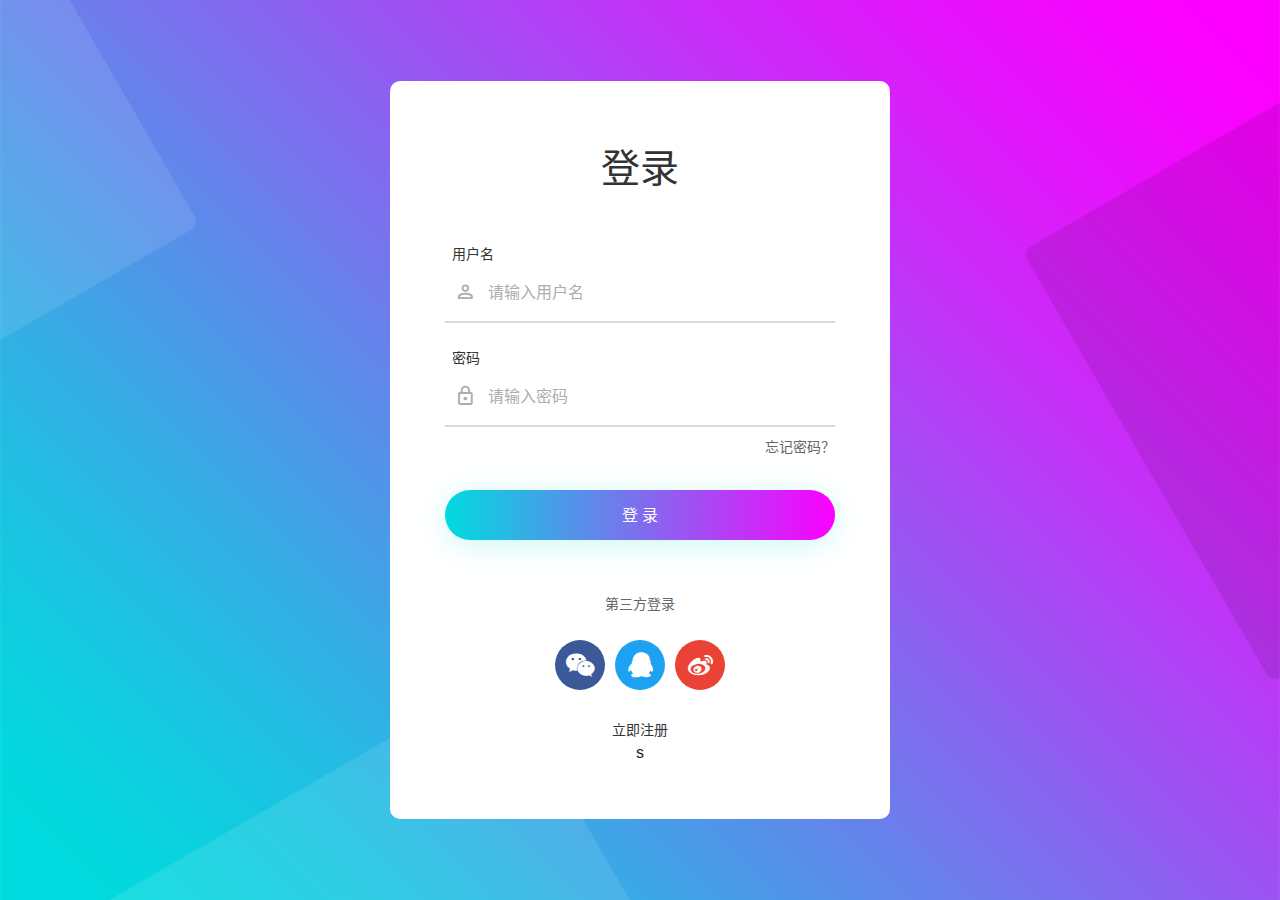
<file: 大创/大创中期汇报/learnpark/login.html>
<!DOCTYPE html>
<html lang="zh-CN">

<head>
	<meta charset="UTF-8">
	<meta name="viewport" content="width=device-width, initial-scale=1">
	
	<title>HTML5响应式第三方登录页面模板</title>
	<meta name="keywords" content="" />
	<meta name="description" content="" /> 

	<link rel="stylesheet" type="text/css" href="vendor/bootstrap/css/bootstrap.min.css">
	<link rel="stylesheet" type="text/css" href="fonts/font-awesome-4.7.0/css/font-awesome.min.css">
	<link rel="stylesheet" type="text/css" href="fonts/iconic/css/material-design-iconic-font.min.css">
	<link rel="stylesheet" type="text/css" href="css/util.css">
	<link rel="stylesheet" type="text/css" href="css/main.css">
</head>

<body>

	<div class="limiter">
		<div class="container-login100" style="background-image: url('images/bg-01.jpg');">
			<div class="wrap-login100 p-l-55 p-r-55 p-t-65 p-b-54">
				<form class="login100-form validate-form">
					<span class="login100-form-title p-b-49">登录</span>

					<div class="wrap-input100 validate-input m-b-23" data-validate="请输入用户名">
						<span class="label-input100">用户名</span>
						<input class="input100" type="text" name="username" placeholder="请输入用户名" autocomplete="off">
						<span class="focus-input100" data-symbol="&#xf206;"></span>
					</div>

					<div class="wrap-input100 validate-input" data-validate="请输入密码">
						<span class="label-input100">密码</span>
						<input class="input100" type="password" name="pass" placeholder="请输入密码">
						<span class="focus-input100" data-symbol="&#xf190;"></span>
					</div>

					<div class="text-right p-t-8 p-b-31">
						<a href="javascript:">忘记密码？</a>
					</div>

					<div class="container-login100-form-btn">
						<div class="wrap-login100-form-btn">
							<div class="login100-form-bgbtn"></div>
							<button formaction="indexteacher.html" class="login100-form-btn">登 录</button>
						</div>
					</div>

					<div class="txt1 text-center p-t-54 p-b-20">
						<span>第三方登录</span>
					</div>

					<div class="flex-c-m">
						<a href="#" class="login100-social-item bg1">
							<i class="fa fa-wechat"></i>
						</a>

						<a href="#" class="login100-social-item bg2">
							<i class="fa fa-qq"></i>
						</a>

						<a href="#" class="login100-social-item bg3">
							<i class="fa fa-weibo"></i>
						</a>
					</div>

					<div class="flex-col-c p-t-25">
						<a href="javascript:" class="txt2">立即注册</a>s
					</div>
				</form>
			</div>
		</div>
	</div>

	<script src="vendor/jquery/jquery-3.2.1.min.js"></script>
	<script src="js/main.js"></script>
        

</script>
</body>

</html>
</file>
<file: 大创/大创中期汇报/learnpark/css/util.css>
/*[ FONT SIZE ]
///////////////////////////////////////////////////////////
*/
.fs-1 {font-size: 1px;}
.fs-2 {font-size: 2px;}
.fs-3 {font-size: 3px;}
.fs-4 {font-size: 4px;}
.fs-5 {font-size: 5px;}
.fs-6 {font-size: 6px;}
.fs-7 {font-size: 7px;}
.fs-8 {font-size: 8px;}
.fs-9 {font-size: 9px;}
.fs-10 {font-size: 10px;}
.fs-11 {font-size: 11px;}
.fs-12 {font-size: 12px;}
.fs-13 {font-size: 13px;}
.fs-14 {font-size: 14px;}
.fs-15 {font-size: 15px;}
.fs-16 {font-size: 16px;}
.fs-17 {font-size: 17px;}
.fs-18 {font-size: 18px;}
.fs-19 {font-size: 19px;}
.fs-20 {font-size: 20px;}
.fs-21 {font-size: 21px;}
.fs-22 {font-size: 22px;}
.fs-23 {font-size: 23px;}
.fs-24 {font-size: 24px;}
.fs-25 {font-size: 25px;}
.fs-26 {font-size: 26px;}
.fs-27 {font-size: 27px;}
.fs-28 {font-size: 28px;}
.fs-29 {font-size: 29px;}
.fs-30 {font-size: 30px;}
.fs-31 {font-size: 31px;}
.fs-32 {font-size: 32px;}
.fs-33 {font-size: 33px;}
.fs-34 {font-size: 34px;}
.fs-35 {font-size: 35px;}
.fs-36 {font-size: 36px;}
.fs-37 {font-size: 37px;}
.fs-38 {font-size: 38px;}
.fs-39 {font-size: 39px;}
.fs-40 {font-size: 40px;}
.fs-41 {font-size: 41px;}
.fs-42 {font-size: 42px;}
.fs-43 {font-size: 43px;}
.fs-44 {font-size: 44px;}
.fs-45 {font-size: 45px;}
.fs-46 {font-size: 46px;}
.fs-47 {font-size: 47px;}
.fs-48 {font-size: 48px;}
.fs-49 {font-size: 49px;}
.fs-50 {font-size: 50px;}
.fs-51 {font-size: 51px;}
.fs-52 {font-size: 52px;}
.fs-53 {font-size: 53px;}
.fs-54 {font-size: 54px;}
.fs-55 {font-size: 55px;}
.fs-56 {font-size: 56px;}
.fs-57 {font-size: 57px;}
.fs-58 {font-size: 58px;}
.fs-59 {font-size: 59px;}
.fs-60 {font-size: 60px;}
.fs-61 {font-size: 61px;}
.fs-62 {font-size: 62px;}
.fs-63 {font-size: 63px;}
.fs-64 {font-size: 64px;}
.fs-65 {font-size: 65px;}
.fs-66 {font-size: 66px;}
.fs-67 {font-size: 67px;}
.fs-68 {font-size: 68px;}
.fs-69 {font-size: 69px;}
.fs-70 {font-size: 70px;}
.fs-71 {font-size: 71px;}
.fs-72 {font-size: 72px;}
.fs-73 {font-size: 73px;}
.fs-74 {font-size: 74px;}
.fs-75 {font-size: 75px;}
.fs-76 {font-size: 76px;}
.fs-77 {font-size: 77px;}
.fs-78 {font-size: 78px;}
.fs-79 {font-size: 79px;}
.fs-80 {font-size: 80px;}
.fs-81 {font-size: 81px;}
.fs-82 {font-size: 82px;}
.fs-83 {font-size: 83px;}
.fs-84 {font-size: 84px;}
.fs-85 {font-size: 85px;}
.fs-86 {font-size: 86px;}
.fs-87 {font-size: 87px;}
.fs-88 {font-size: 88px;}
.fs-89 {font-size: 89px;}
.fs-90 {font-size: 90px;}
.fs-91 {font-size: 91px;}
.fs-92 {font-size: 92px;}
.fs-93 {font-size: 93px;}
.fs-94 {font-size: 94px;}
.fs-95 {font-size: 95px;}
.fs-96 {font-size: 96px;}
.fs-97 {font-size: 97px;}
.fs-98 {font-size: 98px;}
.fs-99 {font-size: 99px;}
.fs-100 {font-size: 100px;}
.fs-101 {font-size: 101px;}
.fs-102 {font-size: 102px;}
.fs-103 {font-size: 103px;}
.fs-104 {font-size: 104px;}
.fs-105 {font-size: 105px;}
.fs-106 {font-size: 106px;}
.fs-107 {font-size: 107px;}
.fs-108 {font-size: 108px;}
.fs-109 {font-size: 109px;}
.fs-110 {font-size: 110px;}
.fs-111 {font-size: 111px;}
.fs-112 {font-size: 112px;}
.fs-113 {font-size: 113px;}
.fs-114 {font-size: 114px;}
.fs-115 {font-size: 115px;}
.fs-116 {font-size: 116px;}
.fs-117 {font-size: 117px;}
.fs-118 {font-size: 118px;}
.fs-119 {font-size: 119px;}
.fs-120 {font-size: 120px;}
.fs-121 {font-size: 121px;}
.fs-122 {font-size: 122px;}
.fs-123 {font-size: 123px;}
.fs-124 {font-size: 124px;}
.fs-125 {font-size: 125px;}
.fs-126 {font-size: 126px;}
.fs-127 {font-size: 127px;}
.fs-128 {font-size: 128px;}
.fs-129 {font-size: 129px;}
.fs-130 {font-size: 130px;}
.fs-131 {font-size: 131px;}
.fs-132 {font-size: 132px;}
.fs-133 {font-size: 133px;}
.fs-134 {font-size: 134px;}
.fs-135 {font-size: 135px;}
.fs-136 {font-size: 136px;}
.fs-137 {font-size: 137px;}
.fs-138 {font-size: 138px;}
.fs-139 {font-size: 139px;}
.fs-140 {font-size: 140px;}
.fs-141 {font-size: 141px;}
.fs-142 {font-size: 142px;}
.fs-143 {font-size: 143px;}
.fs-144 {font-size: 144px;}
.fs-145 {font-size: 145px;}
.fs-146 {font-size: 146px;}
.fs-147 {font-size: 147px;}
.fs-148 {font-size: 148px;}
.fs-149 {font-size: 149px;}
.fs-150 {font-size: 150px;}
.fs-151 {font-size: 151px;}
.fs-152 {font-size: 152px;}
.fs-153 {font-size: 153px;}
.fs-154 {font-size: 154px;}
.fs-155 {font-size: 155px;}
.fs-156 {font-size: 156px;}
.fs-157 {font-size: 157px;}
.fs-158 {font-size: 158px;}
.fs-159 {font-size: 159px;}
.fs-160 {font-size: 160px;}
.fs-161 {font-size: 161px;}
.fs-162 {font-size: 162px;}
.fs-163 {font-size: 163px;}
.fs-164 {font-size: 164px;}
.fs-165 {font-size: 165px;}
.fs-166 {font-size: 166px;}
.fs-167 {font-size: 167px;}
.fs-168 {font-size: 168px;}
.fs-169 {font-size: 169px;}
.fs-170 {font-size: 170px;}
.fs-171 {font-size: 171px;}
.fs-172 {font-size: 172px;}
.fs-173 {font-size: 173px;}
.fs-174 {font-size: 174px;}
.fs-175 {font-size: 175px;}
.fs-176 {font-size: 176px;}
.fs-177 {font-size: 177px;}
.fs-178 {font-size: 178px;}
.fs-179 {font-size: 179px;}
.fs-180 {font-size: 180px;}
.fs-181 {font-size: 181px;}
.fs-182 {font-size: 182px;}
.fs-183 {font-size: 183px;}
.fs-184 {font-size: 184px;}
.fs-185 {font-size: 185px;}
.fs-186 {font-size: 186px;}
.fs-187 {font-size: 187px;}
.fs-188 {font-size: 188px;}
.fs-189 {font-size: 189px;}
.fs-190 {font-size: 190px;}
.fs-191 {font-size: 191px;}
.fs-192 {font-size: 192px;}
.fs-193 {font-size: 193px;}
.fs-194 {font-size: 194px;}
.fs-195 {font-size: 195px;}
.fs-196 {font-size: 196px;}
.fs-197 {font-size: 197px;}
.fs-198 {font-size: 198px;}
.fs-199 {font-size: 199px;}
.fs-200 {font-size: 200px;}

/*[ PADDING ]
///////////////////////////////////////////////////////////
*/
.p-t-0 {padding-top: 0px;}
.p-t-1 {padding-top: 1px;}
.p-t-2 {padding-top: 2px;}
.p-t-3 {padding-top: 3px;}
.p-t-4 {padding-top: 4px;}
.p-t-5 {padding-top: 5px;}
.p-t-6 {padding-top: 6px;}
.p-t-7 {padding-top: 7px;}
.p-t-8 {padding-top: 8px;}
.p-t-9 {padding-top: 9px;}
.p-t-10 {padding-top: 10px;}
.p-t-11 {padding-top: 11px;}
.p-t-12 {padding-top: 12px;}
.p-t-13 {padding-top: 13px;}
.p-t-14 {padding-top: 14px;}
.p-t-15 {padding-top: 15px;}
.p-t-16 {padding-top: 16px;}
.p-t-17 {padding-top: 17px;}
.p-t-18 {padding-top: 18px;}
.p-t-19 {padding-top: 19px;}
.p-t-20 {padding-top: 20px;}
.p-t-21 {padding-top: 21px;}
.p-t-22 {padding-top: 22px;}
.p-t-23 {padding-top: 23px;}
.p-t-24 {padding-top: 24px;}
.p-t-25 {padding-top: 25px;}
.p-t-26 {padding-top: 26px;}
.p-t-27 {padding-top: 27px;}
.p-t-28 {padding-top: 28px;}
.p-t-29 {padding-top: 29px;}
.p-t-30 {padding-top: 30px;}
.p-t-31 {padding-top: 31px;}
.p-t-32 {padding-top: 32px;}
.p-t-33 {padding-top: 33px;}
.p-t-34 {padding-top: 34px;}
.p-t-35 {padding-top: 35px;}
.p-t-36 {padding-top: 36px;}
.p-t-37 {padding-top: 37px;}
.p-t-38 {padding-top: 38px;}
.p-t-39 {padding-top: 39px;}
.p-t-40 {padding-top: 40px;}
.p-t-41 {padding-top: 41px;}
.p-t-42 {padding-top: 42px;}
.p-t-43 {padding-top: 43px;}
.p-t-44 {padding-top: 44px;}
.p-t-45 {padding-top: 45px;}
.p-t-46 {padding-top: 46px;}
.p-t-47 {padding-top: 47px;}
.p-t-48 {padding-top: 48px;}
.p-t-49 {padding-top: 49px;}
.p-t-50 {padding-top: 50px;}
.p-t-51 {padding-top: 51px;}
.p-t-52 {padding-top: 52px;}
.p-t-53 {padding-top: 53px;}
.p-t-54 {padding-top: 54px;}
.p-t-55 {padding-top: 55px;}
.p-t-56 {padding-top: 56px;}
.p-t-57 {padding-top: 57px;}
.p-t-58 {padding-top: 58px;}
.p-t-59 {padding-top: 59px;}
.p-t-60 {padding-top: 60px;}
.p-t-61 {padding-top: 61px;}
.p-t-62 {padding-top: 62px;}
.p-t-63 {padding-top: 63px;}
.p-t-64 {padding-top: 64px;}
.p-t-65 {padding-top: 65px;}
.p-t-66 {padding-top: 66px;}
.p-t-67 {padding-top: 67px;}
.p-t-68 {padding-top: 68px;}
.p-t-69 {padding-top: 69px;}
.p-t-70 {padding-top: 70px;}
.p-t-71 {padding-top: 71px;}
.p-t-72 {padding-top: 72px;}
.p-t-73 {padding-top: 73px;}
.p-t-74 {padding-top: 74px;}
.p-t-75 {padding-top: 75px;}
.p-t-76 {padding-top: 76px;}
.p-t-77 {padding-top: 77px;}
.p-t-78 {padding-top: 78px;}
.p-t-79 {padding-top: 79px;}
.p-t-80 {padding-top: 80px;}
.p-t-81 {padding-top: 81px;}
.p-t-82 {padding-top: 82px;}
.p-t-83 {padding-top: 83px;}
.p-t-84 {padding-top: 84px;}
.p-t-85 {padding-top: 85px;}
.p-t-86 {padding-top: 86px;}
.p-t-87 {padding-top: 87px;}
.p-t-88 {padding-top: 88px;}
.p-t-89 {padding-top: 89px;}
.p-t-90 {padding-top: 90px;}
.p-t-91 {padding-top: 91px;}
.p-t-92 {padding-top: 92px;}
.p-t-93 {padding-top: 93px;}
.p-t-94 {padding-top: 94px;}
.p-t-95 {padding-top: 95px;}
.p-t-96 {padding-top: 96px;}
.p-t-97 {padding-top: 97px;}
.p-t-98 {padding-top: 98px;}
.p-t-99 {padding-top: 99px;}
.p-t-100 {padding-top: 100px;}
.p-t-101 {padding-top: 101px;}
.p-t-102 {padding-top: 102px;}
.p-t-103 {padding-top: 103px;}
.p-t-104 {padding-top: 104px;}
.p-t-105 {padding-top: 105px;}
.p-t-106 {padding-top: 106px;}
.p-t-107 {padding-top: 107px;}
.p-t-108 {padding-top: 108px;}
.p-t-109 {padding-top: 109px;}
.p-t-110 {padding-top: 110px;}
.p-t-111 {padding-top: 111px;}
.p-t-112 {padding-top: 112px;}
.p-t-113 {padding-top: 113px;}
.p-t-114 {padding-top: 114px;}
.p-t-115 {padding-top: 115px;}
.p-t-116 {padding-top: 116px;}
.p-t-117 {padding-top: 117px;}
.p-t-118 {padding-top: 118px;}
.p-t-119 {padding-top: 119px;}
.p-t-120 {padding-top: 120px;}
.p-t-121 {padding-top: 121px;}
.p-t-122 {padding-top: 122px;}
.p-t-123 {padding-top: 123px;}
.p-t-124 {padding-top: 124px;}
.p-t-125 {padding-top: 125px;}
.p-t-126 {padding-top: 126px;}
.p-t-127 {padding-top: 127px;}
.p-t-128 {padding-top: 128px;}
.p-t-129 {padding-top: 129px;}
.p-t-130 {padding-top: 130px;}
.p-t-131 {padding-top: 131px;}
.p-t-132 {padding-top: 132px;}
.p-t-133 {padding-top: 133px;}
.p-t-134 {padding-top: 134px;}
.p-t-135 {padding-top: 135px;}
.p-t-136 {padding-top: 136px;}
.p-t-137 {padding-top: 137px;}
.p-t-138 {padding-top: 138px;}
.p-t-139 {padding-top: 139px;}
.p-t-140 {padding-top: 140px;}
.p-t-141 {padding-top: 141px;}
.p-t-142 {padding-top: 142px;}
.p-t-143 {padding-top: 143px;}
.p-t-144 {padding-top: 144px;}
.p-t-145 {padding-top: 145px;}
.p-t-146 {padding-top: 146px;}
.p-t-147 {padding-top: 147px;}
.p-t-148 {padding-top: 148px;}
.p-t-149 {padding-top: 149px;}
.p-t-150 {padding-top: 150px;}
.p-t-151 {padding-top: 151px;}
.p-t-152 {padding-top: 152px;}
.p-t-153 {padding-top: 153px;}
.p-t-154 {padding-top: 154px;}
.p-t-155 {padding-top: 155px;}
.p-t-156 {padding-top: 156px;}
.p-t-157 {padding-top: 157px;}
.p-t-158 {padding-top: 158px;}
.p-t-159 {padding-top: 159px;}
.p-t-160 {padding-top: 160px;}
.p-t-161 {padding-top: 161px;}
.p-t-162 {padding-top: 162px;}
.p-t-163 {padding-top: 163px;}
.p-t-164 {padding-top: 164px;}
.p-t-165 {padding-top: 165px;}
.p-t-166 {padding-top: 166px;}
.p-t-167 {padding-top: 167px;}
.p-t-168 {padding-top: 168px;}
.p-t-169 {padding-top: 169px;}
.p-t-170 {padding-top: 170px;}
.p-t-171 {padding-top: 171px;}
.p-t-172 {padding-top: 172px;}
.p-t-173 {padding-top: 173px;}
.p-t-174 {padding-top: 174px;}
.p-t-175 {padding-top: 175px;}
.p-t-176 {padding-top: 176px;}
.p-t-177 {padding-top: 177px;}
.p-t-178 {padding-top: 178px;}
.p-t-179 {padding-top: 179px;}
.p-t-180 {padding-top: 180px;}
.p-t-181 {padding-top: 181px;}
.p-t-182 {padding-top: 182px;}
.p-t-183 {padding-top: 183px;}
.p-t-184 {padding-top: 184px;}
.p-t-185 {padding-top: 185px;}
.p-t-186 {padding-top: 186px;}
.p-t-187 {padding-top: 187px;}
.p-t-188 {padding-top: 188px;}
.p-t-189 {padding-top: 189px;}
.p-t-190 {padding-top: 190px;}
.p-t-191 {padding-top: 191px;}
.p-t-192 {padding-top: 192px;}
.p-t-193 {padding-top: 193px;}
.p-t-194 {padding-top: 194px;}
.p-t-195 {padding-top: 195px;}
.p-t-196 {padding-top: 196px;}
.p-t-197 {padding-top: 197px;}
.p-t-198 {padding-top: 198px;}
.p-t-199 {padding-top: 199px;}
.p-t-200 {padding-top: 200px;}
.p-t-201 {padding-top: 201px;}
.p-t-202 {padding-top: 202px;}
.p-t-203 {padding-top: 203px;}
.p-t-204 {padding-top: 204px;}
.p-t-205 {padding-top: 205px;}
.p-t-206 {padding-top: 206px;}
.p-t-207 {padding-top: 207px;}
.p-t-208 {padding-top: 208px;}
.p-t-209 {padding-top: 209px;}
.p-t-210 {padding-top: 210px;}
.p-t-211 {padding-top: 211px;}
.p-t-212 {padding-top: 212px;}
.p-t-213 {padding-top: 213px;}
.p-t-214 {padding-top: 214px;}
.p-t-215 {padding-top: 215px;}
.p-t-216 {padding-top: 216px;}
.p-t-217 {padding-top: 217px;}
.p-t-218 {padding-top: 218px;}
.p-t-219 {padding-top: 219px;}
.p-t-220 {padding-top: 220px;}
.p-t-221 {padding-top: 221px;}
.p-t-222 {padding-top: 222px;}
.p-t-223 {padding-top: 223px;}
.p-t-224 {padding-top: 224px;}
.p-t-225 {padding-top: 225px;}
.p-t-226 {padding-top: 226px;}
.p-t-227 {padding-top: 227px;}
.p-t-228 {padding-top: 228px;}
.p-t-229 {padding-top: 229px;}
.p-t-230 {padding-top: 230px;}
.p-t-231 {padding-top: 231px;}
.p-t-232 {padding-top: 232px;}
.p-t-233 {padding-top: 233px;}
.p-t-234 {padding-top: 234px;}
.p-t-235 {padding-top: 235px;}
.p-t-236 {padding-top: 236px;}
.p-t-237 {padding-top: 237px;}
.p-t-238 {padding-top: 238px;}
.p-t-239 {padding-top: 239px;}
.p-t-240 {padding-top: 240px;}
.p-t-241 {padding-top: 241px;}
.p-t-242 {padding-top: 242px;}
.p-t-243 {padding-top: 243px;}
.p-t-244 {padding-top: 244px;}
.p-t-245 {padding-top: 245px;}
.p-t-246 {padding-top: 246px;}
.p-t-247 {padding-top: 247px;}
.p-t-248 {padding-top: 248px;}
.p-t-249 {padding-top: 249px;}
.p-t-250 {padding-top: 250px;}
.p-b-0 {padding-bottom: 0px;}
.p-b-1 {padding-bottom: 1px;}
.p-b-2 {padding-bottom: 2px;}
.p-b-3 {padding-bottom: 3px;}
.p-b-4 {padding-bottom: 4px;}
.p-b-5 {padding-bottom: 5px;}
.p-b-6 {padding-bottom: 6px;}
.p-b-7 {padding-bottom: 7px;}
.p-b-8 {padding-bottom: 8px;}
.p-b-9 {padding-bottom: 9px;}
.p-b-10 {padding-bottom: 10px;}
.p-b-11 {padding-bottom: 11px;}
.p-b-12 {padding-bottom: 12px;}
.p-b-13 {padding-bottom: 13px;}
.p-b-14 {padding-bottom: 14px;}
.p-b-15 {padding-bottom: 15px;}
.p-b-16 {padding-bottom: 16px;}
.p-b-17 {padding-bottom: 17px;}
.p-b-18 {padding-bottom: 18px;}
.p-b-19 {padding-bottom: 19px;}
.p-b-20 {padding-bottom: 20px;}
.p-b-21 {padding-bottom: 21px;}
.p-b-22 {padding-bottom: 22px;}
.p-b-23 {padding-bottom: 23px;}
.p-b-24 {padding-bottom: 24px;}
.p-b-25 {padding-bottom: 25px;}
.p-b-26 {padding-bottom: 26px;}
.p-b-27 {padding-bottom: 27px;}
.p-b-28 {padding-bottom: 28px;}
.p-b-29 {padding-bottom: 29px;}
.p-b-30 {padding-bottom: 30px;}
.p-b-31 {padding-bottom: 31px;}
.p-b-32 {padding-bottom: 32px;}
.p-b-33 {padding-bottom: 33px;}
.p-b-34 {padding-bottom: 34px;}
.p-b-35 {padding-bottom: 35px;}
.p-b-36 {padding-bottom: 36px;}
.p-b-37 {padding-bottom: 37px;}
.p-b-38 {padding-bottom: 38px;}
.p-b-39 {padding-bottom: 39px;}
.p-b-40 {padding-bottom: 40px;}
.p-b-41 {padding-bottom: 41px;}
.p-b-42 {padding-bottom: 42px;}
.p-b-43 {padding-bottom: 43px;}
.p-b-44 {padding-bottom: 44px;}
.p-b-45 {padding-bottom: 45px;}
.p-b-46 {padding-bottom: 46px;}
.p-b-47 {padding-bottom: 47px;}
.p-b-48 {padding-bottom: 48px;}
.p-b-49 {padding-bottom: 49px;}
.p-b-50 {padding-bottom: 50px;}
.p-b-51 {padding-bottom: 51px;}
.p-b-52 {padding-bottom: 52px;}
.p-b-53 {padding-bottom: 53px;}
.p-b-54 {padding-bottom: 54px;}
.p-b-55 {padding-bottom: 55px;}
.p-b-56 {padding-bottom: 56px;}
.p-b-57 {padding-bottom: 57px;}
.p-b-58 {padding-bottom: 58px;}
.p-b-59 {padding-bottom: 59px;}
.p-b-60 {padding-bottom: 60px;}
.p-b-61 {padding-bottom: 61px;}
.p-b-62 {padding-bottom: 62px;}
.p-b-63 {padding-bottom: 63px;}
.p-b-64 {padding-bottom: 64px;}
.p-b-65 {padding-bottom: 65px;}
.p-b-66 {padding-bottom: 66px;}
.p-b-67 {padding-bottom: 67px;}
.p-b-68 {padding-bottom: 68px;}
.p-b-69 {padding-bottom: 69px;}
.p-b-70 {padding-bottom: 70px;}
.p-b-71 {padding-bottom: 71px;}
.p-b-72 {padding-bottom: 72px;}
.p-b-73 {padding-bottom: 73px;}
.p-b-74 {padding-bottom: 74px;}
.p-b-75 {padding-bottom: 75px;}
.p-b-76 {padding-bottom: 76px;}
.p-b-77 {padding-bottom: 77px;}
.p-b-78 {padding-bottom: 78px;}
.p-b-79 {padding-bottom: 79px;}
.p-b-80 {padding-bottom: 80px;}
.p-b-81 {padding-bottom: 81px;}
.p-b-82 {padding-bottom: 82px;}
.p-b-83 {padding-bottom: 83px;}
.p-b-84 {padding-bottom: 84px;}
.p-b-85 {padding-bottom: 85px;}
.p-b-86 {padding-bottom: 86px;}
.p-b-87 {padding-bottom: 87px;}
.p-b-88 {padding-bottom: 88px;}
.p-b-89 {padding-bottom: 89px;}
.p-b-90 {padding-bottom: 90px;}
.p-b-91 {padding-bottom: 91px;}
.p-b-92 {padding-bottom: 92px;}
.p-b-93 {padding-bottom: 93px;}
.p-b-94 {padding-bottom: 94px;}
.p-b-95 {padding-bottom: 95px;}
.p-b-96 {padding-bottom: 96px;}
.p-b-97 {padding-bottom: 97px;}
.p-b-98 {padding-bottom: 98px;}
.p-b-99 {padding-bottom: 99px;}
.p-b-100 {padding-bottom: 100px;}
.p-b-101 {padding-bottom: 101px;}
.p-b-102 {padding-bottom: 102px;}
.p-b-103 {padding-bottom: 103px;}
.p-b-104 {padding-bottom: 104px;}
.p-b-105 {padding-bottom: 105px;}
.p-b-106 {padding-bottom: 106px;}
.p-b-107 {padding-bottom: 107px;}
.p-b-108 {padding-bottom: 108px;}
.p-b-109 {padding-bottom: 109px;}
.p-b-110 {padding-bottom: 110px;}
.p-b-111 {padding-bottom: 111px;}
.p-b-112 {padding-bottom: 112px;}
.p-b-113 {padding-bottom: 113px;}
.p-b-114 {padding-bottom: 114px;}
.p-b-115 {padding-bottom: 115px;}
.p-b-116 {padding-bottom: 116px;}
.p-b-117 {padding-bottom: 117px;}
.p-b-118 {padding-bottom: 118px;}
.p-b-119 {padding-bottom: 119px;}
.p-b-120 {padding-bottom: 120px;}
.p-b-121 {padding-bottom: 121px;}
.p-b-122 {padding-bottom: 122px;}
.p-b-123 {padding-bottom: 123px;}
.p-b-124 {padding-bottom: 124px;}
.p-b-125 {padding-bottom: 125px;}
.p-b-126 {padding-bottom: 126px;}
.p-b-127 {padding-bottom: 127px;}
.p-b-128 {padding-bottom: 128px;}
.p-b-129 {padding-bottom: 129px;}
.p-b-130 {padding-bottom: 130px;}
.p-b-131 {padding-bottom: 131px;}
.p-b-132 {padding-bottom: 132px;}
.p-b-133 {padding-bottom: 133px;}
.p-b-134 {padding-bottom: 134px;}
.p-b-135 {padding-bottom: 135px;}
.p-b-136 {padding-bottom: 136px;}
.p-b-137 {padding-bottom: 137px;}
.p-b-138 {padding-bottom: 138px;}
.p-b-139 {padding-bottom: 139px;}
.p-b-140 {padding-bottom: 140px;}
.p-b-141 {padding-bottom: 141px;}
.p-b-142 {padding-bottom: 142px;}
.p-b-143 {padding-bottom: 143px;}
.p-b-144 {padding-bottom: 144px;}
.p-b-145 {padding-bottom: 145px;}
.p-b-146 {padding-bottom: 146px;}
.p-b-147 {padding-bottom: 147px;}
.p-b-148 {padding-bottom: 148px;}
.p-b-149 {padding-bottom: 149px;}
.p-b-150 {padding-bottom: 150px;}
.p-b-151 {padding-bottom: 151px;}
.p-b-152 {padding-bottom: 152px;}
.p-b-153 {padding-bottom: 153px;}
.p-b-154 {padding-bottom: 154px;}
.p-b-155 {padding-bottom: 155px;}
.p-b-156 {padding-bottom: 156px;}
.p-b-157 {padding-bottom: 157px;}
.p-b-158 {padding-bottom: 158px;}
.p-b-159 {padding-bottom: 159px;}
.p-b-160 {padding-bottom: 160px;}
.p-b-161 {padding-bottom: 161px;}
.p-b-162 {padding-bottom: 162px;}
.p-b-163 {padding-bottom: 163px;}
.p-b-164 {padding-bottom: 164px;}
.p-b-165 {padding-bottom: 165px;}
.p-b-166 {padding-bottom: 166px;}
.p-b-167 {padding-bottom: 167px;}
.p-b-168 {padding-bottom: 168px;}
.p-b-169 {padding-bottom: 169px;}
.p-b-170 {padding-bottom: 170px;}
.p-b-171 {padding-bottom: 171px;}
.p-b-172 {padding-bottom: 172px;}
.p-b-173 {padding-bottom: 173px;}
.p-b-174 {padding-bottom: 174px;}
.p-b-175 {padding-bottom: 175px;}
.p-b-176 {padding-bottom: 176px;}
.p-b-177 {padding-bottom: 177px;}
.p-b-178 {padding-bottom: 178px;}
.p-b-179 {padding-bottom: 179px;}
.p-b-180 {padding-bottom: 180px;}
.p-b-181 {padding-bottom: 181px;}
.p-b-182 {padding-bottom: 182px;}
.p-b-183 {padding-bottom: 183px;}
.p-b-184 {padding-bottom: 184px;}
.p-b-185 {padding-bottom: 185px;}
.p-b-186 {padding-bottom: 186px;}
.p-b-187 {padding-bottom: 187px;}
.p-b-188 {padding-bottom: 188px;}
.p-b-189 {padding-bottom: 189px;}
.p-b-190 {padding-bottom: 190px;}
.p-b-191 {padding-bottom: 191px;}
.p-b-192 {padding-bottom: 192px;}
.p-b-193 {padding-bottom: 193px;}
.p-b-194 {padding-bottom: 194px;}
.p-b-195 {padding-bottom: 195px;}
.p-b-196 {padding-bottom: 196px;}
.p-b-197 {padding-bottom: 197px;}
.p-b-198 {padding-bottom: 198px;}
.p-b-199 {padding-bottom: 199px;}
.p-b-200 {padding-bottom: 200px;}
.p-b-201 {padding-bottom: 201px;}
.p-b-202 {padding-bottom: 202px;}
.p-b-203 {padding-bottom: 203px;}
.p-b-204 {padding-bottom: 204px;}
.p-b-205 {padding-bottom: 205px;}
.p-b-206 {padding-bottom: 206px;}
.p-b-207 {padding-bottom: 207px;}
.p-b-208 {padding-bottom: 208px;}
.p-b-209 {padding-bottom: 209px;}
.p-b-210 {padding-bottom: 210px;}
.p-b-211 {padding-bottom: 211px;}
.p-b-212 {padding-bottom: 212px;}
.p-b-213 {padding-bottom: 213px;}
.p-b-214 {padding-bottom: 214px;}
.p-b-215 {padding-bottom: 215px;}
.p-b-216 {padding-bottom: 216px;}
.p-b-217 {padding-bottom: 217px;}
.p-b-218 {padding-bottom: 218px;}
.p-b-219 {padding-bottom: 219px;}
.p-b-220 {padding-bottom: 220px;}
.p-b-221 {padding-bottom: 221px;}
.p-b-222 {padding-bottom: 222px;}
.p-b-223 {padding-bottom: 223px;}
.p-b-224 {padding-bottom: 224px;}
.p-b-225 {padding-bottom: 225px;}
.p-b-226 {padding-bottom: 226px;}
.p-b-227 {padding-bottom: 227px;}
.p-b-228 {padding-bottom: 228px;}
.p-b-229 {padding-bottom: 229px;}
.p-b-230 {padding-bottom: 230px;}
.p-b-231 {padding-bottom: 231px;}
.p-b-232 {padding-bottom: 232px;}
.p-b-233 {padding-bottom: 233px;}
.p-b-234 {padding-bottom: 234px;}
.p-b-235 {padding-bottom: 235px;}
.p-b-236 {padding-bottom: 236px;}
.p-b-237 {padding-bottom: 237px;}
.p-b-238 {padding-bottom: 238px;}
.p-b-239 {padding-bottom: 239px;}
.p-b-240 {padding-bottom: 240px;}
.p-b-241 {padding-bottom: 241px;}
.p-b-242 {padding-bottom: 242px;}
.p-b-243 {padding-bottom: 243px;}
.p-b-244 {padding-bottom: 244px;}
.p-b-245 {padding-bottom: 245px;}
.p-b-246 {padding-bottom: 246px;}
.p-b-247 {padding-bottom: 247px;}
.p-b-248 {padding-bottom: 248px;}
.p-b-249 {padding-bottom: 249px;}
.p-b-250 {padding-bottom: 250px;}
.p-l-0 {padding-left: 0px;}
.p-l-1 {padding-left: 1px;}
.p-l-2 {padding-left: 2px;}
.p-l-3 {padding-left: 3px;}
.p-l-4 {padding-left: 4px;}
.p-l-5 {padding-left: 5px;}
.p-l-6 {padding-left: 6px;}
.p-l-7 {padding-left: 7px;}
.p-l-8 {padding-left: 8px;}
.p-l-9 {padding-left: 9px;}
.p-l-10 {padding-left: 10px;}
.p-l-11 {padding-left: 11px;}
.p-l-12 {padding-left: 12px;}
.p-l-13 {padding-left: 13px;}
.p-l-14 {padding-left: 14px;}
.p-l-15 {padding-left: 15px;}
.p-l-16 {padding-left: 16px;}
.p-l-17 {padding-left: 17px;}
.p-l-18 {padding-left: 18px;}
.p-l-19 {padding-left: 19px;}
.p-l-20 {padding-left: 20px;}
.p-l-21 {padding-left: 21px;}
.p-l-22 {padding-left: 22px;}
.p-l-23 {padding-left: 23px;}
.p-l-24 {padding-left: 24px;}
.p-l-25 {padding-left: 25px;}
.p-l-26 {padding-left: 26px;}
.p-l-27 {padding-left: 27px;}
.p-l-28 {padding-left: 28px;}
.p-l-29 {padding-left: 29px;}
.p-l-30 {padding-left: 30px;}
.p-l-31 {padding-left: 31px;}
.p-l-32 {padding-left: 32px;}
.p-l-33 {padding-left: 33px;}
.p-l-34 {padding-left: 34px;}
.p-l-35 {padding-left: 35px;}
.p-l-36 {padding-left: 36px;}
.p-l-37 {padding-left: 37px;}
.p-l-38 {padding-left: 38px;}
.p-l-39 {padding-left: 39px;}
.p-l-40 {padding-left: 40px;}
.p-l-41 {padding-left: 41px;}
.p-l-42 {padding-left: 42px;}
.p-l-43 {padding-left: 43px;}
.p-l-44 {padding-left: 44px;}
.p-l-45 {padding-left: 45px;}
.p-l-46 {padding-left: 46px;}
.p-l-47 {padding-left: 47px;}
.p-l-48 {padding-left: 48px;}
.p-l-49 {padding-left: 49px;}
.p-l-50 {padding-left: 50px;}
.p-l-51 {padding-left: 51px;}
.p-l-52 {padding-left: 52px;}
.p-l-53 {padding-left: 53px;}
.p-l-54 {padding-left: 54px;}
.p-l-55 {padding-left: 55px;}
.p-l-56 {padding-left: 56px;}
.p-l-57 {padding-left: 57px;}
.p-l-58 {padding-left: 58px;}
.p-l-59 {padding-left: 59px;}
.p-l-60 {padding-left: 60px;}
.p-l-61 {padding-left: 61px;}
.p-l-62 {padding-left: 62px;}
.p-l-63 {padding-left: 63px;}
.p-l-64 {padding-left: 64px;}
.p-l-65 {padding-left: 65px;}
.p-l-66 {padding-left: 66px;}
.p-l-67 {padding-left: 67px;}
.p-l-68 {padding-left: 68px;}
.p-l-69 {padding-left: 69px;}
.p-l-70 {padding-left: 70px;}
.p-l-71 {padding-left: 71px;}
.p-l-72 {padding-left: 72px;}
.p-l-73 {padding-left: 73px;}
.p-l-74 {padding-left: 74px;}
.p-l-75 {padding-left: 75px;}
.p-l-76 {padding-left: 76px;}
.p-l-77 {padding-left: 77px;}
.p-l-78 {padding-left: 78px;}
.p-l-79 {padding-left: 79px;}
.p-l-80 {padding-left: 80px;}
.p-l-81 {padding-left: 81px;}
.p-l-82 {padding-left: 82px;}
.p-l-83 {padding-left: 83px;}
.p-l-84 {padding-left: 84px;}
.p-l-85 {padding-left: 85px;}
.p-l-86 {padding-left: 86px;}
.p-l-87 {padding-left: 87px;}
.p-l-88 {padding-left: 88px;}
.p-l-89 {padding-left: 89px;}
.p-l-90 {padding-left: 90px;}
.p-l-91 {padding-left: 91px;}
.p-l-92 {padding-left: 92px;}
.p-l-93 {padding-left: 93px;}
.p-l-94 {padding-left: 94px;}
.p-l-95 {padding-left: 95px;}
.p-l-96 {padding-left: 96px;}
.p-l-97 {padding-left: 97px;}
.p-l-98 {padding-left: 98px;}
.p-l-99 {padding-left: 99px;}
.p-l-100 {padding-left: 100px;}
.p-l-101 {padding-left: 101px;}
.p-l-102 {padding-left: 102px;}
.p-l-103 {padding-left: 103px;}
.p-l-104 {padding-left: 104px;}
.p-l-105 {padding-left: 105px;}
.p-l-106 {padding-left: 106px;}
.p-l-107 {padding-left: 107px;}
.p-l-108 {padding-left: 108px;}
.p-l-109 {padding-left: 109px;}
.p-l-110 {padding-left: 110px;}
.p-l-111 {padding-left: 111px;}
.p-l-112 {padding-left: 112px;}
.p-l-113 {padding-left: 113px;}
.p-l-114 {padding-left: 114px;}
.p-l-115 {padding-left: 115px;}
.p-l-116 {padding-left: 116px;}
.p-l-117 {padding-left: 117px;}
.p-l-118 {padding-left: 118px;}
.p-l-119 {padding-left: 119px;}
.p-l-120 {padding-left: 120px;}
.p-l-121 {padding-left: 121px;}
.p-l-122 {padding-left: 122px;}
.p-l-123 {padding-left: 123px;}
.p-l-124 {padding-left: 124px;}
.p-l-125 {padding-left: 125px;}
.p-l-126 {padding-left: 126px;}
.p-l-127 {padding-left: 127px;}
.p-l-128 {padding-left: 128px;}
.p-l-129 {padding-left: 129px;}
.p-l-130 {padding-left: 130px;}
.p-l-131 {padding-left: 131px;}
.p-l-132 {padding-left: 132px;}
.p-l-133 {padding-left: 133px;}
.p-l-134 {padding-left: 134px;}
.p-l-135 {padding-left: 135px;}
.p-l-136 {padding-left: 136px;}
.p-l-137 {padding-left: 137px;}
.p-l-138 {padding-left: 138px;}
.p-l-139 {padding-left: 139px;}
.p-l-140 {padding-left: 140px;}
.p-l-141 {padding-left: 141px;}
.p-l-142 {padding-left: 142px;}
.p-l-143 {padding-left: 143px;}
.p-l-144 {padding-left: 144px;}
.p-l-145 {padding-left: 145px;}
.p-l-146 {padding-left: 146px;}
.p-l-147 {padding-left: 147px;}
.p-l-148 {padding-left: 148px;}
.p-l-149 {padding-left: 149px;}
.p-l-150 {padding-left: 150px;}
.p-l-151 {padding-left: 151px;}
.p-l-152 {padding-left: 152px;}
.p-l-153 {padding-left: 153px;}
.p-l-154 {padding-left: 154px;}
.p-l-155 {padding-left: 155px;}
.p-l-156 {padding-left: 156px;}
.p-l-157 {padding-left: 157px;}
.p-l-158 {padding-left: 158px;}
.p-l-159 {padding-left: 159px;}
.p-l-160 {padding-left: 160px;}
.p-l-161 {padding-left: 161px;}
.p-l-162 {padding-left: 162px;}
.p-l-163 {padding-left: 163px;}
.p-l-164 {padding-left: 164px;}
.p-l-165 {padding-left: 165px;}
.p-l-166 {padding-left: 166px;}
.p-l-167 {padding-left: 167px;}
.p-l-168 {padding-left: 168px;}
.p-l-169 {padding-left: 169px;}
.p-l-170 {padding-left: 170px;}
.p-l-171 {padding-left: 171px;}
.p-l-172 {padding-left: 172px;}
.p-l-173 {padding-left: 173px;}
.p-l-174 {padding-left: 174px;}
.p-l-175 {padding-left: 175px;}
.p-l-176 {padding-left: 176px;}
.p-l-177 {padding-left: 177px;}
.p-l-178 {padding-left: 178px;}
.p-l-179 {padding-left: 179px;}
.p-l-180 {padding-left: 180px;}
.p-l-181 {padding-left: 181px;}
.p-l-182 {padding-left: 182px;}
.p-l-183 {padding-left: 183px;}
.p-l-184 {padding-left: 184px;}
.p-l-185 {padding-left: 185px;}
.p-l-186 {padding-left: 186px;}
.p-l-187 {padding-left: 187px;}
.p-l-188 {padding-left: 188px;}
.p-l-189 {padding-left: 189px;}
.p-l-190 {padding-left: 190px;}
.p-l-191 {padding-left: 191px;}
.p-l-192 {padding-left: 192px;}
.p-l-193 {padding-left: 193px;}
.p-l-194 {padding-left: 194px;}
.p-l-195 {padding-left: 195px;}
.p-l-196 {padding-left: 196px;}
.p-l-197 {padding-left: 197px;}
.p-l-198 {padding-left: 198px;}
.p-l-199 {padding-left: 199px;}
.p-l-200 {padding-left: 200px;}
.p-l-201 {padding-left: 201px;}
.p-l-202 {padding-left: 202px;}
.p-l-203 {padding-left: 203px;}
.p-l-204 {padding-left: 204px;}
.p-l-205 {padding-left: 205px;}
.p-l-206 {padding-left: 206px;}
.p-l-207 {padding-left: 207px;}
.p-l-208 {padding-left: 208px;}
.p-l-209 {padding-left: 209px;}
.p-l-210 {padding-left: 210px;}
.p-l-211 {padding-left: 211px;}
.p-l-212 {padding-left: 212px;}
.p-l-213 {padding-left: 213px;}
.p-l-214 {padding-left: 214px;}
.p-l-215 {padding-left: 215px;}
.p-l-216 {padding-left: 216px;}
.p-l-217 {padding-left: 217px;}
.p-l-218 {padding-left: 218px;}
.p-l-219 {padding-left: 219px;}
.p-l-220 {padding-left: 220px;}
.p-l-221 {padding-left: 221px;}
.p-l-222 {padding-left: 222px;}
.p-l-223 {padding-left: 223px;}
.p-l-224 {padding-left: 224px;}
.p-l-225 {padding-left: 225px;}
.p-l-226 {padding-left: 226px;}
.p-l-227 {padding-left: 227px;}
.p-l-228 {padding-left: 228px;}
.p-l-229 {padding-left: 229px;}
.p-l-230 {padding-left: 230px;}
.p-l-231 {padding-left: 231px;}
.p-l-232 {padding-left: 232px;}
.p-l-233 {padding-left: 233px;}
.p-l-234 {padding-left: 234px;}
.p-l-235 {padding-left: 235px;}
.p-l-236 {padding-left: 236px;}
.p-l-237 {padding-left: 237px;}
.p-l-238 {padding-left: 238px;}
.p-l-239 {padding-left: 239px;}
.p-l-240 {padding-left: 240px;}
.p-l-241 {padding-left: 241px;}
.p-l-242 {padding-left: 242px;}
.p-l-243 {padding-left: 243px;}
.p-l-244 {padding-left: 244px;}
.p-l-245 {padding-left: 245px;}
.p-l-246 {padding-left: 246px;}
.p-l-247 {padding-left: 247px;}
.p-l-248 {padding-left: 248px;}
.p-l-249 {padding-left: 249px;}
.p-l-250 {padding-left: 250px;}
.p-r-0 {padding-right: 0px;}
.p-r-1 {padding-right: 1px;}
.p-r-2 {padding-right: 2px;}
.p-r-3 {padding-right: 3px;}
.p-r-4 {padding-right: 4px;}
.p-r-5 {padding-right: 5px;}
.p-r-6 {padding-right: 6px;}
.p-r-7 {padding-right: 7px;}
.p-r-8 {padding-right: 8px;}
.p-r-9 {padding-right: 9px;}
.p-r-10 {padding-right: 10px;}
.p-r-11 {padding-right: 11px;}
.p-r-12 {padding-right: 12px;}
.p-r-13 {padding-right: 13px;}
.p-r-14 {padding-right: 14px;}
.p-r-15 {padding-right: 15px;}
.p-r-16 {padding-right: 16px;}
.p-r-17 {padding-right: 17px;}
.p-r-18 {padding-right: 18px;}
.p-r-19 {padding-right: 19px;}
.p-r-20 {padding-right: 20px;}
.p-r-21 {padding-right: 21px;}
.p-r-22 {padding-right: 22px;}
.p-r-23 {padding-right: 23px;}
.p-r-24 {padding-right: 24px;}
.p-r-25 {padding-right: 25px;}
.p-r-26 {padding-right: 26px;}
.p-r-27 {padding-right: 27px;}
.p-r-28 {padding-right: 28px;}
.p-r-29 {padding-right: 29px;}
.p-r-30 {padding-right: 30px;}
.p-r-31 {padding-right: 31px;}
.p-r-32 {padding-right: 32px;}
.p-r-33 {padding-right: 33px;}
.p-r-34 {padding-right: 34px;}
.p-r-35 {padding-right: 35px;}
.p-r-36 {padding-right: 36px;}
.p-r-37 {padding-right: 37px;}
.p-r-38 {padding-right: 38px;}
.p-r-39 {padding-right: 39px;}
.p-r-40 {padding-right: 40px;}
.p-r-41 {padding-right: 41px;}
.p-r-42 {padding-right: 42px;}
.p-r-43 {padding-right: 43px;}
.p-r-44 {padding-right: 44px;}
.p-r-45 {padding-right: 45px;}
.p-r-46 {padding-right: 46px;}
.p-r-47 {padding-right: 47px;}
.p-r-48 {padding-right: 48px;}
.p-r-49 {padding-right: 49px;}
.p-r-50 {padding-right: 50px;}
.p-r-51 {padding-right: 51px;}
.p-r-52 {padding-right: 52px;}
.p-r-53 {padding-right: 53px;}
.p-r-54 {padding-right: 54px;}
.p-r-55 {padding-right: 55px;}
.p-r-56 {padding-right: 56px;}
.p-r-57 {padding-right: 57px;}
.p-r-58 {padding-right: 58px;}
.p-r-59 {padding-right: 59px;}
.p-r-60 {padding-right: 60px;}
.p-r-61 {padding-right: 61px;}
.p-r-62 {padding-right: 62px;}
.p-r-63 {padding-right: 63px;}
.p-r-64 {padding-right: 64px;}
.p-r-65 {padding-right: 65px;}
.p-r-66 {padding-right: 66px;}
.p-r-67 {padding-right: 67px;}
.p-r-68 {padding-right: 68px;}
.p-r-69 {padding-right: 69px;}
.p-r-70 {padding-right: 70px;}
.p-r-71 {padding-right: 71px;}
.p-r-72 {padding-right: 72px;}
.p-r-73 {padding-right: 73px;}
.p-r-74 {padding-right: 74px;}
.p-r-75 {padding-right: 75px;}
.p-r-76 {padding-right: 76px;}
.p-r-77 {padding-right: 77px;}
.p-r-78 {padding-right: 78px;}
.p-r-79 {padding-right: 79px;}
.p-r-80 {padding-right: 80px;}
.p-r-81 {padding-right: 81px;}
.p-r-82 {padding-right: 82px;}
.p-r-83 {padding-right: 83px;}
.p-r-84 {padding-right: 84px;}
.p-r-85 {padding-right: 85px;}
.p-r-86 {padding-right: 86px;}
.p-r-87 {padding-right: 87px;}
.p-r-88 {padding-right: 88px;}
.p-r-89 {padding-right: 89px;}
.p-r-90 {padding-right: 90px;}
.p-r-91 {padding-right: 91px;}
.p-r-92 {padding-right: 92px;}
.p-r-93 {padding-right: 93px;}
.p-r-94 {padding-right: 94px;}
.p-r-95 {padding-right: 95px;}
.p-r-96 {padding-right: 96px;}
.p-r-97 {padding-right: 97px;}
.p-r-98 {padding-right: 98px;}
.p-r-99 {padding-right: 99px;}
.p-r-100 {padding-right: 100px;}
.p-r-101 {padding-right: 101px;}
.p-r-102 {padding-right: 102px;}
.p-r-103 {padding-right: 103px;}
.p-r-104 {padding-right: 104px;}
.p-r-105 {padding-right: 105px;}
.p-r-106 {padding-right: 106px;}
.p-r-107 {padding-right: 107px;}
.p-r-108 {padding-right: 108px;}
.p-r-109 {padding-right: 109px;}
.p-r-110 {padding-right: 110px;}
.p-r-111 {padding-right: 111px;}
.p-r-112 {padding-right: 112px;}
.p-r-113 {padding-right: 113px;}
.p-r-114 {padding-right: 114px;}
.p-r-115 {padding-right: 115px;}
.p-r-116 {padding-right: 116px;}
.p-r-117 {padding-right: 117px;}
.p-r-118 {padding-right: 118px;}
.p-r-119 {padding-right: 119px;}
.p-r-120 {padding-right: 120px;}
.p-r-121 {padding-right: 121px;}
.p-r-122 {padding-right: 122px;}
.p-r-123 {padding-right: 123px;}
.p-r-124 {padding-right: 124px;}
.p-r-125 {padding-right: 125px;}
.p-r-126 {padding-right: 126px;}
.p-r-127 {padding-right: 127px;}
.p-r-128 {padding-right: 128px;}
.p-r-129 {padding-right: 129px;}
.p-r-130 {padding-right: 130px;}
.p-r-131 {padding-right: 131px;}
.p-r-132 {padding-right: 132px;}
.p-r-133 {padding-right: 133px;}
.p-r-134 {padding-right: 134px;}
.p-r-135 {padding-right: 135px;}
.p-r-136 {padding-right: 136px;}
.p-r-137 {padding-right: 137px;}
.p-r-138 {padding-right: 138px;}
.p-r-139 {padding-right: 139px;}
.p-r-140 {padding-right: 140px;}
.p-r-141 {padding-right: 141px;}
.p-r-142 {padding-right: 142px;}
.p-r-143 {padding-right: 143px;}
.p-r-144 {padding-right: 144px;}
.p-r-145 {padding-right: 145px;}
.p-r-146 {padding-right: 146px;}
.p-r-147 {padding-right: 147px;}
.p-r-148 {padding-right: 148px;}
.p-r-149 {padding-right: 149px;}
.p-r-150 {padding-right: 150px;}
.p-r-151 {padding-right: 151px;}
.p-r-152 {padding-right: 152px;}
.p-r-153 {padding-right: 153px;}
.p-r-154 {padding-right: 154px;}
.p-r-155 {padding-right: 155px;}
.p-r-156 {padding-right: 156px;}
.p-r-157 {padding-right: 157px;}
.p-r-158 {padding-right: 158px;}
.p-r-159 {padding-right: 159px;}
.p-r-160 {padding-right: 160px;}
.p-r-161 {padding-right: 161px;}
.p-r-162 {padding-right: 162px;}
.p-r-163 {padding-right: 163px;}
.p-r-164 {padding-right: 164px;}
.p-r-165 {padding-right: 165px;}
.p-r-166 {padding-right: 166px;}
.p-r-167 {padding-right: 167px;}
.p-r-168 {padding-right: 168px;}
.p-r-169 {padding-right: 169px;}
.p-r-170 {padding-right: 170px;}
.p-r-171 {padding-right: 171px;}
.p-r-172 {padding-right: 172px;}
.p-r-173 {padding-right: 173px;}
.p-r-174 {padding-right: 174px;}
.p-r-175 {padding-right: 175px;}
.p-r-176 {padding-right: 176px;}
.p-r-177 {padding-right: 177px;}
.p-r-178 {padding-right: 178px;}
.p-r-179 {padding-right: 179px;}
.p-r-180 {padding-right: 180px;}
.p-r-181 {padding-right: 181px;}
.p-r-182 {padding-right: 182px;}
.p-r-183 {padding-right: 183px;}
.p-r-184 {padding-right: 184px;}
.p-r-185 {padding-right: 185px;}
.p-r-186 {padding-right: 186px;}
.p-r-187 {padding-right: 187px;}
.p-r-188 {padding-right: 188px;}
.p-r-189 {padding-right: 189px;}
.p-r-190 {padding-right: 190px;}
.p-r-191 {padding-right: 191px;}
.p-r-192 {padding-right: 192px;}
.p-r-193 {padding-right: 193px;}
.p-r-194 {padding-right: 194px;}
.p-r-195 {padding-right: 195px;}
.p-r-196 {padding-right: 196px;}
.p-r-197 {padding-right: 197px;}
.p-r-198 {padding-right: 198px;}
.p-r-199 {padding-right: 199px;}
.p-r-200 {padding-right: 200px;}
.p-r-201 {padding-right: 201px;}
.p-r-202 {padding-right: 202px;}
.p-r-203 {padding-right: 203px;}
.p-r-204 {padding-right: 204px;}
.p-r-205 {padding-right: 205px;}
.p-r-206 {padding-right: 206px;}
.p-r-207 {padding-right: 207px;}
.p-r-208 {padding-right: 208px;}
.p-r-209 {padding-right: 209px;}
.p-r-210 {padding-right: 210px;}
.p-r-211 {padding-right: 211px;}
.p-r-212 {padding-right: 212px;}
.p-r-213 {padding-right: 213px;}
.p-r-214 {padding-right: 214px;}
.p-r-215 {padding-right: 215px;}
.p-r-216 {padding-right: 216px;}
.p-r-217 {padding-right: 217px;}
.p-r-218 {padding-right: 218px;}
.p-r-219 {padding-right: 219px;}
.p-r-220 {padding-right: 220px;}
.p-r-221 {padding-right: 221px;}
.p-r-222 {padding-right: 222px;}
.p-r-223 {padding-right: 223px;}
.p-r-224 {padding-right: 224px;}
.p-r-225 {padding-right: 225px;}
.p-r-226 {padding-right: 226px;}
.p-r-227 {padding-right: 227px;}
.p-r-228 {padding-right: 228px;}
.p-r-229 {padding-right: 229px;}
.p-r-230 {padding-right: 230px;}
.p-r-231 {padding-right: 231px;}
.p-r-232 {padding-right: 232px;}
.p-r-233 {padding-right: 233px;}
.p-r-234 {padding-right: 234px;}
.p-r-235 {padding-right: 235px;}
.p-r-236 {padding-right: 236px;}
.p-r-237 {padding-right: 237px;}
.p-r-238 {padding-right: 238px;}
.p-r-239 {padding-right: 239px;}
.p-r-240 {padding-right: 240px;}
.p-r-241 {padding-right: 241px;}
.p-r-242 {padding-right: 242px;}
.p-r-243 {padding-right: 243px;}
.p-r-244 {padding-right: 244px;}
.p-r-245 {padding-right: 245px;}
.p-r-246 {padding-right: 246px;}
.p-r-247 {padding-right: 247px;}
.p-r-248 {padding-right: 248px;}
.p-r-249 {padding-right: 249px;}
.p-r-250 {padding-right: 250px;}

/*[ MARGIN ]
///////////////////////////////////////////////////////////
*/
.m-t-0 {margin-top: 0px;}
.m-t-1 {margin-top: 1px;}
.m-t-2 {margin-top: 2px;}
.m-t-3 {margin-top: 3px;}
.m-t-4 {margin-top: 4px;}
.m-t-5 {margin-top: 5px;}
.m-t-6 {margin-top: 6px;}
.m-t-7 {margin-top: 7px;}
.m-t-8 {margin-top: 8px;}
.m-t-9 {margin-top: 9px;}
.m-t-10 {margin-top: 10px;}
.m-t-11 {margin-top: 11px;}
.m-t-12 {margin-top: 12px;}
.m-t-13 {margin-top: 13px;}
.m-t-14 {margin-top: 14px;}
.m-t-15 {margin-top: 15px;}
.m-t-16 {margin-top: 16px;}
.m-t-17 {margin-top: 17px;}
.m-t-18 {margin-top: 18px;}
.m-t-19 {margin-top: 19px;}
.m-t-20 {margin-top: 20px;}
.m-t-21 {margin-top: 21px;}
.m-t-22 {margin-top: 22px;}
.m-t-23 {margin-top: 23px;}
.m-t-24 {margin-top: 24px;}
.m-t-25 {margin-top: 25px;}
.m-t-26 {margin-top: 26px;}
.m-t-27 {margin-top: 27px;}
.m-t-28 {margin-top: 28px;}
.m-t-29 {margin-top: 29px;}
.m-t-30 {margin-top: 30px;}
.m-t-31 {margin-top: 31px;}
.m-t-32 {margin-top: 32px;}
.m-t-33 {margin-top: 33px;}
.m-t-34 {margin-top: 34px;}
.m-t-35 {margin-top: 35px;}
.m-t-36 {margin-top: 36px;}
.m-t-37 {margin-top: 37px;}
.m-t-38 {margin-top: 38px;}
.m-t-39 {margin-top: 39px;}
.m-t-40 {margin-top: 40px;}
.m-t-41 {margin-top: 41px;}
.m-t-42 {margin-top: 42px;}
.m-t-43 {margin-top: 43px;}
.m-t-44 {margin-top: 44px;}
.m-t-45 {margin-top: 45px;}
.m-t-46 {margin-top: 46px;}
.m-t-47 {margin-top: 47px;}
.m-t-48 {margin-top: 48px;}
.m-t-49 {margin-top: 49px;}
.m-t-50 {margin-top: 50px;}
.m-t-51 {margin-top: 51px;}
.m-t-52 {margin-top: 52px;}
.m-t-53 {margin-top: 53px;}
.m-t-54 {margin-top: 54px;}
.m-t-55 {margin-top: 55px;}
.m-t-56 {margin-top: 56px;}
.m-t-57 {margin-top: 57px;}
.m-t-58 {margin-top: 58px;}
.m-t-59 {margin-top: 59px;}
.m-t-60 {margin-top: 60px;}
.m-t-61 {margin-top: 61px;}
.m-t-62 {margin-top: 62px;}
.m-t-63 {margin-top: 63px;}
.m-t-64 {margin-top: 64px;}
.m-t-65 {margin-top: 65px;}
.m-t-66 {margin-top: 66px;}
.m-t-67 {margin-top: 67px;}
.m-t-68 {margin-top: 68px;}
.m-t-69 {margin-top: 69px;}
.m-t-70 {margin-top: 70px;}
.m-t-71 {margin-top: 71px;}
.m-t-72 {margin-top: 72px;}
.m-t-73 {margin-top: 73px;}
.m-t-74 {margin-top: 74px;}
.m-t-75 {margin-top: 75px;}
.m-t-76 {margin-top: 76px;}
.m-t-77 {margin-top: 77px;}
.m-t-78 {margin-top: 78px;}
.m-t-79 {margin-top: 79px;}
.m-t-80 {margin-top: 80px;}
.m-t-81 {margin-top: 81px;}
.m-t-82 {margin-top: 82px;}
.m-t-83 {margin-top: 83px;}
.m-t-84 {margin-top: 84px;}
.m-t-85 {margin-top: 85px;}
.m-t-86 {margin-top: 86px;}
.m-t-87 {margin-top: 87px;}
.m-t-88 {margin-top: 88px;}
.m-t-89 {margin-top: 89px;}
.m-t-90 {margin-top: 90px;}
.m-t-91 {margin-top: 91px;}
.m-t-92 {margin-top: 92px;}
.m-t-93 {margin-top: 93px;}
.m-t-94 {margin-top: 94px;}
.m-t-95 {margin-top: 95px;}
.m-t-96 {margin-top: 96px;}
.m-t-97 {margin-top: 97px;}
.m-t-98 {margin-top: 98px;}
.m-t-99 {margin-top: 99px;}
.m-t-100 {margin-top: 100px;}
.m-t-101 {margin-top: 101px;}
.m-t-102 {margin-top: 102px;}
.m-t-103 {margin-top: 103px;}
.m-t-104 {margin-top: 104px;}
.m-t-105 {margin-top: 105px;}
.m-t-106 {margin-top: 106px;}
.m-t-107 {margin-top: 107px;}
.m-t-108 {margin-top: 108px;}
.m-t-109 {margin-top: 109px;}
.m-t-110 {margin-top: 110px;}
.m-t-111 {margin-top: 111px;}
.m-t-112 {margin-top: 112px;}
.m-t-113 {margin-top: 113px;}
.m-t-114 {margin-top: 114px;}
.m-t-115 {margin-top: 115px;}
.m-t-116 {margin-top: 116px;}
.m-t-117 {margin-top: 117px;}
.m-t-118 {margin-top: 118px;}
.m-t-119 {margin-top: 119px;}
.m-t-120 {margin-top: 120px;}
.m-t-121 {margin-top: 121px;}
.m-t-122 {margin-top: 122px;}
.m-t-123 {margin-top: 123px;}
.m-t-124 {margin-top: 124px;}
.m-t-125 {margin-top: 125px;}
.m-t-126 {margin-top: 126px;}
.m-t-127 {margin-top: 127px;}
.m-t-128 {margin-top: 128px;}
.m-t-129 {margin-top: 129px;}
.m-t-130 {margin-top: 130px;}
.m-t-131 {margin-top: 131px;}
.m-t-132 {margin-top: 132px;}
.m-t-133 {margin-top: 133px;}
.m-t-134 {margin-top: 134px;}
.m-t-135 {margin-top: 135px;}
.m-t-136 {margin-top: 136px;}
.m-t-137 {margin-top: 137px;}
.m-t-138 {margin-top: 138px;}
.m-t-139 {margin-top: 139px;}
.m-t-140 {margin-top: 140px;}
.m-t-141 {margin-top: 141px;}
.m-t-142 {margin-top: 142px;}
.m-t-143 {margin-top: 143px;}
.m-t-144 {margin-top: 144px;}
.m-t-145 {margin-top: 145px;}
.m-t-146 {margin-top: 146px;}
.m-t-147 {margin-top: 147px;}
.m-t-148 {margin-top: 148px;}
.m-t-149 {margin-top: 149px;}
.m-t-150 {margin-top: 150px;}
.m-t-151 {margin-top: 151px;}
.m-t-152 {margin-top: 152px;}
.m-t-153 {margin-top: 153px;}
.m-t-154 {margin-top: 154px;}
.m-t-155 {margin-top: 155px;}
.m-t-156 {margin-top: 156px;}
.m-t-157 {margin-top: 157px;}
.m-t-158 {margin-top: 158px;}
.m-t-159 {margin-top: 159px;}
.m-t-160 {margin-top: 160px;}
.m-t-161 {margin-top: 161px;}
.m-t-162 {margin-top: 162px;}
.m-t-163 {margin-top: 163px;}
.m-t-164 {margin-top: 164px;}
.m-t-165 {margin-top: 165px;}
.m-t-166 {margin-top: 166px;}
.m-t-167 {margin-top: 167px;}
.m-t-168 {margin-top: 168px;}
.m-t-169 {margin-top: 169px;}
.m-t-170 {margin-top: 170px;}
.m-t-171 {margin-top: 171px;}
.m-t-172 {margin-top: 172px;}
.m-t-173 {margin-top: 173px;}
.m-t-174 {margin-top: 174px;}
.m-t-175 {margin-top: 175px;}
.m-t-176 {margin-top: 176px;}
.m-t-177 {margin-top: 177px;}
.m-t-178 {margin-top: 178px;}
.m-t-179 {margin-top: 179px;}
.m-t-180 {margin-top: 180px;}
.m-t-181 {margin-top: 181px;}
.m-t-182 {margin-top: 182px;}
.m-t-183 {margin-top: 183px;}
.m-t-184 {margin-top: 184px;}
.m-t-185 {margin-top: 185px;}
.m-t-186 {margin-top: 186px;}
.m-t-187 {margin-top: 187px;}
.m-t-188 {margin-top: 188px;}
.m-t-189 {margin-top: 189px;}
.m-t-190 {margin-top: 190px;}
.m-t-191 {margin-top: 191px;}
.m-t-192 {margin-top: 192px;}
.m-t-193 {margin-top: 193px;}
.m-t-194 {margin-top: 194px;}
.m-t-195 {margin-top: 195px;}
.m-t-196 {margin-top: 196px;}
.m-t-197 {margin-top: 197px;}
.m-t-198 {margin-top: 198px;}
.m-t-199 {margin-top: 199px;}
.m-t-200 {margin-top: 200px;}
.m-t-201 {margin-top: 201px;}
.m-t-202 {margin-top: 202px;}
.m-t-203 {margin-top: 203px;}
.m-t-204 {margin-top: 204px;}
.m-t-205 {margin-top: 205px;}
.m-t-206 {margin-top: 206px;}
.m-t-207 {margin-top: 207px;}
.m-t-208 {margin-top: 208px;}
.m-t-209 {margin-top: 209px;}
.m-t-210 {margin-top: 210px;}
.m-t-211 {margin-top: 211px;}
.m-t-212 {margin-top: 212px;}
.m-t-213 {margin-top: 213px;}
.m-t-214 {margin-top: 214px;}
.m-t-215 {margin-top: 215px;}
.m-t-216 {margin-top: 216px;}
.m-t-217 {margin-top: 217px;}
.m-t-218 {margin-top: 218px;}
.m-t-219 {margin-top: 219px;}
.m-t-220 {margin-top: 220px;}
.m-t-221 {margin-top: 221px;}
.m-t-222 {margin-top: 222px;}
.m-t-223 {margin-top: 223px;}
.m-t-224 {margin-top: 224px;}
.m-t-225 {margin-top: 225px;}
.m-t-226 {margin-top: 226px;}
.m-t-227 {margin-top: 227px;}
.m-t-228 {margin-top: 228px;}
.m-t-229 {margin-top: 229px;}
.m-t-230 {margin-top: 230px;}
.m-t-231 {margin-top: 231px;}
.m-t-232 {margin-top: 232px;}
.m-t-233 {margin-top: 233px;}
.m-t-234 {margin-top: 234px;}
.m-t-235 {margin-top: 235px;}
.m-t-236 {margin-top: 236px;}
.m-t-237 {margin-top: 237px;}
.m-t-238 {margin-top: 238px;}
.m-t-239 {margin-top: 239px;}
.m-t-240 {margin-top: 240px;}
.m-t-241 {margin-top: 241px;}
.m-t-242 {margin-top: 242px;}
.m-t-243 {margin-top: 243px;}
.m-t-244 {margin-top: 244px;}
.m-t-245 {margin-top: 245px;}
.m-t-246 {margin-top: 246px;}
.m-t-247 {margin-top: 247px;}
.m-t-248 {margin-top: 248px;}
.m-t-249 {margin-top: 249px;}
.m-t-250 {margin-top: 250px;}
.m-b-0 {margin-bottom: 0px;}
.m-b-1 {margin-bottom: 1px;}
.m-b-2 {margin-bottom: 2px;}
.m-b-3 {margin-bottom: 3px;}
.m-b-4 {margin-bottom: 4px;}
.m-b-5 {margin-bottom: 5px;}
.m-b-6 {margin-bottom: 6px;}
.m-b-7 {margin-bottom: 7px;}
.m-b-8 {margin-bottom: 8px;}
.m-b-9 {margin-bottom: 9px;}
.m-b-10 {margin-bottom: 10px;}
.m-b-11 {margin-bottom: 11px;}
.m-b-12 {margin-bottom: 12px;}
.m-b-13 {margin-bottom: 13px;}
.m-b-14 {margin-bottom: 14px;}
.m-b-15 {margin-bottom: 15px;}
.m-b-16 {margin-bottom: 16px;}
.m-b-17 {margin-bottom: 17px;}
.m-b-18 {margin-bottom: 18px;}
.m-b-19 {margin-bottom: 19px;}
.m-b-20 {margin-bottom: 20px;}
.m-b-21 {margin-bottom: 21px;}
.m-b-22 {margin-bottom: 22px;}
.m-b-23 {margin-bottom: 23px;}
.m-b-24 {margin-bottom: 24px;}
.m-b-25 {margin-bottom: 25px;}
.m-b-26 {margin-bottom: 26px;}
.m-b-27 {margin-bottom: 27px;}
.m-b-28 {margin-bottom: 28px;}
.m-b-29 {margin-bottom: 29px;}
.m-b-30 {margin-bottom: 30px;}
.m-b-31 {margin-bottom: 31px;}
.m-b-32 {margin-bottom: 32px;}
.m-b-33 {margin-bottom: 33px;}
.m-b-34 {margin-bottom: 34px;}
.m-b-35 {margin-bottom: 35px;}
.m-b-36 {margin-bottom: 36px;}
.m-b-37 {margin-bottom: 37px;}
.m-b-38 {margin-bottom: 38px;}
.m-b-39 {margin-bottom: 39px;}
.m-b-40 {margin-bottom: 40px;}
.m-b-41 {margin-bottom: 41px;}
.m-b-42 {margin-bottom: 42px;}
.m-b-43 {margin-bottom: 43px;}
.m-b-44 {margin-bottom: 44px;}
.m-b-45 {margin-bottom: 45px;}
.m-b-46 {margin-bottom: 46px;}
.m-b-47 {margin-bottom: 47px;}
.m-b-48 {margin-bottom: 48px;}
.m-b-49 {margin-bottom: 49px;}
.m-b-50 {margin-bottom: 50px;}
.m-b-51 {margin-bottom: 51px;}
.m-b-52 {margin-bottom: 52px;}
.m-b-53 {margin-bottom: 53px;}
.m-b-54 {margin-bottom: 54px;}
.m-b-55 {margin-bottom: 55px;}
.m-b-56 {margin-bottom: 56px;}
.m-b-57 {margin-bottom: 57px;}
.m-b-58 {margin-bottom: 58px;}
.m-b-59 {margin-bottom: 59px;}
.m-b-60 {margin-bottom: 60px;}
.m-b-61 {margin-bottom: 61px;}
.m-b-62 {margin-bottom: 62px;}
.m-b-63 {margin-bottom: 63px;}
.m-b-64 {margin-bottom: 64px;}
.m-b-65 {margin-bottom: 65px;}
.m-b-66 {margin-bottom: 66px;}
.m-b-67 {margin-bottom: 67px;}
.m-b-68 {margin-bottom: 68px;}
.m-b-69 {margin-bottom: 69px;}
.m-b-70 {margin-bottom: 70px;}
.m-b-71 {margin-bottom: 71px;}
.m-b-72 {margin-bottom: 72px;}
.m-b-73 {margin-bottom: 73px;}
.m-b-74 {margin-bottom: 74px;}
.m-b-75 {margin-bottom: 75px;}
.m-b-76 {margin-bottom: 76px;}
.m-b-77 {margin-bottom: 77px;}
.m-b-78 {margin-bottom: 78px;}
.m-b-79 {margin-bottom: 79px;}
.m-b-80 {margin-bottom: 80px;}
.m-b-81 {margin-bottom: 81px;}
.m-b-82 {margin-bottom: 82px;}
.m-b-83 {margin-bottom: 83px;}
.m-b-84 {margin-bottom: 84px;}
.m-b-85 {margin-bottom: 85px;}
.m-b-86 {margin-bottom: 86px;}
.m-b-87 {margin-bottom: 87px;}
.m-b-88 {margin-bottom: 88px;}
.m-b-89 {margin-bottom: 89px;}
.m-b-90 {margin-bottom: 90px;}
.m-b-91 {margin-bottom: 91px;}
.m-b-92 {margin-bottom: 92px;}
.m-b-93 {margin-bottom: 93px;}
.m-b-94 {margin-bottom: 94px;}
.m-b-95 {margin-bottom: 95px;}
.m-b-96 {margin-bottom: 96px;}
.m-b-97 {margin-bottom: 97px;}
.m-b-98 {margin-bottom: 98px;}
.m-b-99 {margin-bottom: 99px;}
.m-b-100 {margin-bottom: 100px;}
.m-b-101 {margin-bottom: 101px;}
.m-b-102 {margin-bottom: 102px;}
.m-b-103 {margin-bottom: 103px;}
.m-b-104 {margin-bottom: 104px;}
.m-b-105 {margin-bottom: 105px;}
.m-b-106 {margin-bottom: 106px;}
.m-b-107 {margin-bottom: 107px;}
.m-b-108 {margin-bottom: 108px;}
.m-b-109 {margin-bottom: 109px;}
.m-b-110 {margin-bottom: 110px;}
.m-b-111 {margin-bottom: 111px;}
.m-b-112 {margin-bottom: 112px;}
.m-b-113 {margin-bottom: 113px;}
.m-b-114 {margin-bottom: 114px;}
.m-b-115 {margin-bottom: 115px;}
.m-b-116 {margin-bottom: 116px;}
.m-b-117 {margin-bottom: 117px;}
.m-b-118 {margin-bottom: 118px;}
.m-b-119 {margin-bottom: 119px;}
.m-b-120 {margin-bottom: 120px;}
.m-b-121 {margin-bottom: 121px;}
.m-b-122 {margin-bottom: 122px;}
.m-b-123 {margin-bottom: 123px;}
.m-b-124 {margin-bottom: 124px;}
.m-b-125 {margin-bottom: 125px;}
.m-b-126 {margin-bottom: 126px;}
.m-b-127 {margin-bottom: 127px;}
.m-b-128 {margin-bottom: 128px;}
.m-b-129 {margin-bottom: 129px;}
.m-b-130 {margin-bottom: 130px;}
.m-b-131 {margin-bottom: 131px;}
.m-b-132 {margin-bottom: 132px;}
.m-b-133 {margin-bottom: 133px;}
.m-b-134 {margin-bottom: 134px;}
.m-b-135 {margin-bottom: 135px;}
.m-b-136 {margin-bottom: 136px;}
.m-b-137 {margin-bottom: 137px;}
.m-b-138 {margin-bottom: 138px;}
.m-b-139 {margin-bottom: 139px;}
.m-b-140 {margin-bottom: 140px;}
.m-b-141 {margin-bottom: 141px;}
.m-b-142 {margin-bottom: 142px;}
.m-b-143 {margin-bottom: 143px;}
.m-b-144 {margin-bottom: 144px;}
.m-b-145 {margin-bottom: 145px;}
.m-b-146 {margin-bottom: 146px;}
.m-b-147 {margin-bottom: 147px;}
.m-b-148 {margin-bottom: 148px;}
.m-b-149 {margin-bottom: 149px;}
.m-b-150 {margin-bottom: 150px;}
.m-b-151 {margin-bottom: 151px;}
.m-b-152 {margin-bottom: 152px;}
.m-b-153 {margin-bottom: 153px;}
.m-b-154 {margin-bottom: 154px;}
.m-b-155 {margin-bottom: 155px;}
.m-b-156 {margin-bottom: 156px;}
.m-b-157 {margin-bottom: 157px;}
.m-b-158 {margin-bottom: 158px;}
.m-b-159 {margin-bottom: 159px;}
.m-b-160 {margin-bottom: 160px;}
.m-b-161 {margin-bottom: 161px;}
.m-b-162 {margin-bottom: 162px;}
.m-b-163 {margin-bottom: 163px;}
.m-b-164 {margin-bottom: 164px;}
.m-b-165 {margin-bottom: 165px;}
.m-b-166 {margin-bottom: 166px;}
.m-b-167 {margin-bottom: 167px;}
.m-b-168 {margin-bottom: 168px;}
.m-b-169 {margin-bottom: 169px;}
.m-b-170 {margin-bottom: 170px;}
.m-b-171 {margin-bottom: 171px;}
.m-b-172 {margin-bottom: 172px;}
.m-b-173 {margin-bottom: 173px;}
.m-b-174 {margin-bottom: 174px;}
.m-b-175 {margin-bottom: 175px;}
.m-b-176 {margin-bottom: 176px;}
.m-b-177 {margin-bottom: 177px;}
.m-b-178 {margin-bottom: 178px;}
.m-b-179 {margin-bottom: 179px;}
.m-b-180 {margin-bottom: 180px;}
.m-b-181 {margin-bottom: 181px;}
.m-b-182 {margin-bottom: 182px;}
.m-b-183 {margin-bottom: 183px;}
.m-b-184 {margin-bottom: 184px;}
.m-b-185 {margin-bottom: 185px;}
.m-b-186 {margin-bottom: 186px;}
.m-b-187 {margin-bottom: 187px;}
.m-b-188 {margin-bottom: 188px;}
.m-b-189 {margin-bottom: 189px;}
.m-b-190 {margin-bottom: 190px;}
.m-b-191 {margin-bottom: 191px;}
.m-b-192 {margin-bottom: 192px;}
.m-b-193 {margin-bottom: 193px;}
.m-b-194 {margin-bottom: 194px;}
.m-b-195 {margin-bottom: 195px;}
.m-b-196 {margin-bottom: 196px;}
.m-b-197 {margin-bottom: 197px;}
.m-b-198 {margin-bottom: 198px;}
.m-b-199 {margin-bottom: 199px;}
.m-b-200 {margin-bottom: 200px;}
.m-b-201 {margin-bottom: 201px;}
.m-b-202 {margin-bottom: 202px;}
.m-b-203 {margin-bottom: 203px;}
.m-b-204 {margin-bottom: 204px;}
.m-b-205 {margin-bottom: 205px;}
.m-b-206 {margin-bottom: 206px;}
.m-b-207 {margin-bottom: 207px;}
.m-b-208 {margin-bottom: 208px;}
.m-b-209 {margin-bottom: 209px;}
.m-b-210 {margin-bottom: 210px;}
.m-b-211 {margin-bottom: 211px;}
.m-b-212 {margin-bottom: 212px;}
.m-b-213 {margin-bottom: 213px;}
.m-b-214 {margin-bottom: 214px;}
.m-b-215 {margin-bottom: 215px;}
.m-b-216 {margin-bottom: 216px;}
.m-b-217 {margin-bottom: 217px;}
.m-b-218 {margin-bottom: 218px;}
.m-b-219 {margin-bottom: 219px;}
.m-b-220 {margin-bottom: 220px;}
.m-b-221 {margin-bottom: 221px;}
.m-b-222 {margin-bottom: 222px;}
.m-b-223 {margin-bottom: 223px;}
.m-b-224 {margin-bottom: 224px;}
.m-b-225 {margin-bottom: 225px;}
.m-b-226 {margin-bottom: 226px;}
.m-b-227 {margin-bottom: 227px;}
.m-b-228 {margin-bottom: 228px;}
.m-b-229 {margin-bottom: 229px;}
.m-b-230 {margin-bottom: 230px;}
.m-b-231 {margin-bottom: 231px;}
.m-b-232 {margin-bottom: 232px;}
.m-b-233 {margin-bottom: 233px;}
.m-b-234 {margin-bottom: 234px;}
.m-b-235 {margin-bottom: 235px;}
.m-b-236 {margin-bottom: 236px;}
.m-b-237 {margin-bottom: 237px;}
.m-b-238 {margin-bottom: 238px;}
.m-b-239 {margin-bottom: 239px;}
.m-b-240 {margin-bottom: 240px;}
.m-b-241 {margin-bottom: 241px;}
.m-b-242 {margin-bottom: 242px;}
.m-b-243 {margin-bottom: 243px;}
.m-b-244 {margin-bottom: 244px;}
.m-b-245 {margin-bottom: 245px;}
.m-b-246 {margin-bottom: 246px;}
.m-b-247 {margin-bottom: 247px;}
.m-b-248 {margin-bottom: 248px;}
.m-b-249 {margin-bottom: 249px;}
.m-b-250 {margin-bottom: 250px;}
.m-l-0 {margin-left: 0px;}
.m-l-1 {margin-left: 1px;}
.m-l-2 {margin-left: 2px;}
.m-l-3 {margin-left: 3px;}
.m-l-4 {margin-left: 4px;}
.m-l-5 {margin-left: 5px;}
.m-l-6 {margin-left: 6px;}
.m-l-7 {margin-left: 7px;}
.m-l-8 {margin-left: 8px;}
.m-l-9 {margin-left: 9px;}
.m-l-10 {margin-left: 10px;}
.m-l-11 {margin-left: 11px;}
.m-l-12 {margin-left: 12px;}
.m-l-13 {margin-left: 13px;}
.m-l-14 {margin-left: 14px;}
.m-l-15 {margin-left: 15px;}
.m-l-16 {margin-left: 16px;}
.m-l-17 {margin-left: 17px;}
.m-l-18 {margin-left: 18px;}
.m-l-19 {margin-left: 19px;}
.m-l-20 {margin-left: 20px;}
.m-l-21 {margin-left: 21px;}
.m-l-22 {margin-left: 22px;}
.m-l-23 {margin-left: 23px;}
.m-l-24 {margin-left: 24px;}
.m-l-25 {margin-left: 25px;}
.m-l-26 {margin-left: 26px;}
.m-l-27 {margin-left: 27px;}
.m-l-28 {margin-left: 28px;}
.m-l-29 {margin-left: 29px;}
.m-l-30 {margin-left: 30px;}
.m-l-31 {margin-left: 31px;}
.m-l-32 {margin-left: 32px;}
.m-l-33 {margin-left: 33px;}
.m-l-34 {margin-left: 34px;}
.m-l-35 {margin-left: 35px;}
.m-l-36 {margin-left: 36px;}
.m-l-37 {margin-left: 37px;}
.m-l-38 {margin-left: 38px;}
.m-l-39 {margin-left: 39px;}
.m-l-40 {margin-left: 40px;}
.m-l-41 {margin-left: 41px;}
.m-l-42 {margin-left: 42px;}
.m-l-43 {margin-left: 43px;}
.m-l-44 {margin-left: 44px;}
.m-l-45 {margin-left: 45px;}
.m-l-46 {margin-left: 46px;}
.m-l-47 {margin-left: 47px;}
.m-l-48 {margin-left: 48px;}
.m-l-49 {margin-left: 49px;}
.m-l-50 {margin-left: 50px;}
.m-l-51 {margin-left: 51px;}
.m-l-52 {margin-left: 52px;}
.m-l-53 {margin-left: 53px;}
.m-l-54 {margin-left: 54px;}
.m-l-55 {margin-left: 55px;}
.m-l-56 {margin-left: 56px;}
.m-l-57 {margin-left: 57px;}
.m-l-58 {margin-left: 58px;}
.m-l-59 {margin-left: 59px;}
.m-l-60 {margin-left: 60px;}
.m-l-61 {margin-left: 61px;}
.m-l-62 {margin-left: 62px;}
.m-l-63 {margin-left: 63px;}
.m-l-64 {margin-left: 64px;}
.m-l-65 {margin-left: 65px;}
.m-l-66 {margin-left: 66px;}
.m-l-67 {margin-left: 67px;}
.m-l-68 {margin-left: 68px;}
.m-l-69 {margin-left: 69px;}
.m-l-70 {margin-left: 70px;}
.m-l-71 {margin-left: 71px;}
.m-l-72 {margin-left: 72px;}
.m-l-73 {margin-left: 73px;}
.m-l-74 {margin-left: 74px;}
.m-l-75 {margin-left: 75px;}
.m-l-76 {margin-left: 76px;}
.m-l-77 {margin-left: 77px;}
.m-l-78 {margin-left: 78px;}
.m-l-79 {margin-left: 79px;}
.m-l-80 {margin-left: 80px;}
.m-l-81 {margin-left: 81px;}
.m-l-82 {margin-left: 82px;}
.m-l-83 {margin-left: 83px;}
.m-l-84 {margin-left: 84px;}
.m-l-85 {margin-left: 85px;}
.m-l-86 {margin-left: 86px;}
.m-l-87 {margin-left: 87px;}
.m-l-88 {margin-left: 88px;}
.m-l-89 {margin-left: 89px;}
.m-l-90 {margin-left: 90px;}
.m-l-91 {margin-left: 91px;}
.m-l-92 {margin-left: 92px;}
.m-l-93 {margin-left: 93px;}
.m-l-94 {margin-left: 94px;}
.m-l-95 {margin-left: 95px;}
.m-l-96 {margin-left: 96px;}
.m-l-97 {margin-left: 97px;}
.m-l-98 {margin-left: 98px;}
.m-l-99 {margin-left: 99px;}
.m-l-100 {margin-left: 100px;}
.m-l-101 {margin-left: 101px;}
.m-l-102 {margin-left: 102px;}
.m-l-103 {margin-left: 103px;}
.m-l-104 {margin-left: 104px;}
.m-l-105 {margin-left: 105px;}
.m-l-106 {margin-left: 106px;}
.m-l-107 {margin-left: 107px;}
.m-l-108 {margin-left: 108px;}
.m-l-109 {margin-left: 109px;}
.m-l-110 {margin-left: 110px;}
.m-l-111 {margin-left: 111px;}
.m-l-112 {margin-left: 112px;}
.m-l-113 {margin-left: 113px;}
.m-l-114 {margin-left: 114px;}
.m-l-115 {margin-left: 115px;}
.m-l-116 {margin-left: 116px;}
.m-l-117 {margin-left: 117px;}
.m-l-118 {margin-left: 118px;}
.m-l-119 {margin-left: 119px;}
.m-l-120 {margin-left: 120px;}
.m-l-121 {margin-left: 121px;}
.m-l-122 {margin-left: 122px;}
.m-l-123 {margin-left: 123px;}
.m-l-124 {margin-left: 124px;}
.m-l-125 {margin-left: 125px;}
.m-l-126 {margin-left: 126px;}
.m-l-127 {margin-left: 127px;}
.m-l-128 {margin-left: 128px;}
.m-l-129 {margin-left: 129px;}
.m-l-130 {margin-left: 130px;}
.m-l-131 {margin-left: 131px;}
.m-l-132 {margin-left: 132px;}
.m-l-133 {margin-left: 133px;}
.m-l-134 {margin-left: 134px;}
.m-l-135 {margin-left: 135px;}
.m-l-136 {margin-left: 136px;}
.m-l-137 {margin-left: 137px;}
.m-l-138 {margin-left: 138px;}
.m-l-139 {margin-left: 139px;}
.m-l-140 {margin-left: 140px;}
.m-l-141 {margin-left: 141px;}
.m-l-142 {margin-left: 142px;}
.m-l-143 {margin-left: 143px;}
.m-l-144 {margin-left: 144px;}
.m-l-145 {margin-left: 145px;}
.m-l-146 {margin-left: 146px;}
.m-l-147 {margin-left: 147px;}
.m-l-148 {margin-left: 148px;}
.m-l-149 {margin-left: 149px;}
.m-l-150 {margin-left: 150px;}
.m-l-151 {margin-left: 151px;}
.m-l-152 {margin-left: 152px;}
.m-l-153 {margin-left: 153px;}
.m-l-154 {margin-left: 154px;}
.m-l-155 {margin-left: 155px;}
.m-l-156 {margin-left: 156px;}
.m-l-157 {margin-left: 157px;}
.m-l-158 {margin-left: 158px;}
.m-l-159 {margin-left: 159px;}
.m-l-160 {margin-left: 160px;}
.m-l-161 {margin-left: 161px;}
.m-l-162 {margin-left: 162px;}
.m-l-163 {margin-left: 163px;}
.m-l-164 {margin-left: 164px;}
.m-l-165 {margin-left: 165px;}
.m-l-166 {margin-left: 166px;}
.m-l-167 {margin-left: 167px;}
.m-l-168 {margin-left: 168px;}
.m-l-169 {margin-left: 169px;}
.m-l-170 {margin-left: 170px;}
.m-l-171 {margin-left: 171px;}
.m-l-172 {margin-left: 172px;}
.m-l-173 {margin-left: 173px;}
.m-l-174 {margin-left: 174px;}
.m-l-175 {margin-left: 175px;}
.m-l-176 {margin-left: 176px;}
.m-l-177 {margin-left: 177px;}
.m-l-178 {margin-left: 178px;}
.m-l-179 {margin-left: 179px;}
.m-l-180 {margin-left: 180px;}
.m-l-181 {margin-left: 181px;}
.m-l-182 {margin-left: 182px;}
.m-l-183 {margin-left: 183px;}
.m-l-184 {margin-left: 184px;}
.m-l-185 {margin-left: 185px;}
.m-l-186 {margin-left: 186px;}
.m-l-187 {margin-left: 187px;}
.m-l-188 {margin-left: 188px;}
.m-l-189 {margin-left: 189px;}
.m-l-190 {margin-left: 190px;}
.m-l-191 {margin-left: 191px;}
.m-l-192 {margin-left: 192px;}
.m-l-193 {margin-left: 193px;}
.m-l-194 {margin-left: 194px;}
.m-l-195 {margin-left: 195px;}
.m-l-196 {margin-left: 196px;}
.m-l-197 {margin-left: 197px;}
.m-l-198 {margin-left: 198px;}
.m-l-199 {margin-left: 199px;}
.m-l-200 {margin-left: 200px;}
.m-l-201 {margin-left: 201px;}
.m-l-202 {margin-left: 202px;}
.m-l-203 {margin-left: 203px;}
.m-l-204 {margin-left: 204px;}
.m-l-205 {margin-left: 205px;}
.m-l-206 {margin-left: 206px;}
.m-l-207 {margin-left: 207px;}
.m-l-208 {margin-left: 208px;}
.m-l-209 {margin-left: 209px;}
.m-l-210 {margin-left: 210px;}
.m-l-211 {margin-left: 211px;}
.m-l-212 {margin-left: 212px;}
.m-l-213 {margin-left: 213px;}
.m-l-214 {margin-left: 214px;}
.m-l-215 {margin-left: 215px;}
.m-l-216 {margin-left: 216px;}
.m-l-217 {margin-left: 217px;}
.m-l-218 {margin-left: 218px;}
.m-l-219 {margin-left: 219px;}
.m-l-220 {margin-left: 220px;}
.m-l-221 {margin-left: 221px;}
.m-l-222 {margin-left: 222px;}
.m-l-223 {margin-left: 223px;}
.m-l-224 {margin-left: 224px;}
.m-l-225 {margin-left: 225px;}
.m-l-226 {margin-left: 226px;}
.m-l-227 {margin-left: 227px;}
.m-l-228 {margin-left: 228px;}
.m-l-229 {margin-left: 229px;}
.m-l-230 {margin-left: 230px;}
.m-l-231 {margin-left: 231px;}
.m-l-232 {margin-left: 232px;}
.m-l-233 {margin-left: 233px;}
.m-l-234 {margin-left: 234px;}
.m-l-235 {margin-left: 235px;}
.m-l-236 {margin-left: 236px;}
.m-l-237 {margin-left: 237px;}
.m-l-238 {margin-left: 238px;}
.m-l-239 {margin-left: 239px;}
.m-l-240 {margin-left: 240px;}
.m-l-241 {margin-left: 241px;}
.m-l-242 {margin-left: 242px;}
.m-l-243 {margin-left: 243px;}
.m-l-244 {margin-left: 244px;}
.m-l-245 {margin-left: 245px;}
.m-l-246 {margin-left: 246px;}
.m-l-247 {margin-left: 247px;}
.m-l-248 {margin-left: 248px;}
.m-l-249 {margin-left: 249px;}
.m-l-250 {margin-left: 250px;}
.m-r-0 {margin-right: 0px;}
.m-r-1 {margin-right: 1px;}
.m-r-2 {margin-right: 2px;}
.m-r-3 {margin-right: 3px;}
.m-r-4 {margin-right: 4px;}
.m-r-5 {margin-right: 5px;}
.m-r-6 {margin-right: 6px;}
.m-r-7 {margin-right: 7px;}
.m-r-8 {margin-right: 8px;}
.m-r-9 {margin-right: 9px;}
.m-r-10 {margin-right: 10px;}
.m-r-11 {margin-right: 11px;}
.m-r-12 {margin-right: 12px;}
.m-r-13 {margin-right: 13px;}
.m-r-14 {margin-right: 14px;}
.m-r-15 {margin-right: 15px;}
.m-r-16 {margin-right: 16px;}
.m-r-17 {margin-right: 17px;}
.m-r-18 {margin-right: 18px;}
.m-r-19 {margin-right: 19px;}
.m-r-20 {margin-right: 20px;}
.m-r-21 {margin-right: 21px;}
.m-r-22 {margin-right: 22px;}
.m-r-23 {margin-right: 23px;}
.m-r-24 {margin-right: 24px;}
.m-r-25 {margin-right: 25px;}
.m-r-26 {margin-right: 26px;}
.m-r-27 {margin-right: 27px;}
.m-r-28 {margin-right: 28px;}
.m-r-29 {margin-right: 29px;}
.m-r-30 {margin-right: 30px;}
.m-r-31 {margin-right: 31px;}
.m-r-32 {margin-right: 32px;}
.m-r-33 {margin-right: 33px;}
.m-r-34 {margin-right: 34px;}
.m-r-35 {margin-right: 35px;}
.m-r-36 {margin-right: 36px;}
.m-r-37 {margin-right: 37px;}
.m-r-38 {margin-right: 38px;}
.m-r-39 {margin-right: 39px;}
.m-r-40 {margin-right: 40px;}
.m-r-41 {margin-right: 41px;}
.m-r-42 {margin-right: 42px;}
.m-r-43 {margin-right: 43px;}
.m-r-44 {margin-right: 44px;}
.m-r-45 {margin-right: 45px;}
.m-r-46 {margin-right: 46px;}
.m-r-47 {margin-right: 47px;}
.m-r-48 {margin-right: 48px;}
.m-r-49 {margin-right: 49px;}
.m-r-50 {margin-right: 50px;}
.m-r-51 {margin-right: 51px;}
.m-r-52 {margin-right: 52px;}
.m-r-53 {margin-right: 53px;}
.m-r-54 {margin-right: 54px;}
.m-r-55 {margin-right: 55px;}
.m-r-56 {margin-right: 56px;}
.m-r-57 {margin-right: 57px;}
.m-r-58 {margin-right: 58px;}
.m-r-59 {margin-right: 59px;}
.m-r-60 {margin-right: 60px;}
.m-r-61 {margin-right: 61px;}
.m-r-62 {margin-right: 62px;}
.m-r-63 {margin-right: 63px;}
.m-r-64 {margin-right: 64px;}
.m-r-65 {margin-right: 65px;}
.m-r-66 {margin-right: 66px;}
.m-r-67 {margin-right: 67px;}
.m-r-68 {margin-right: 68px;}
.m-r-69 {margin-right: 69px;}
.m-r-70 {margin-right: 70px;}
.m-r-71 {margin-right: 71px;}
.m-r-72 {margin-right: 72px;}
.m-r-73 {margin-right: 73px;}
.m-r-74 {margin-right: 74px;}
.m-r-75 {margin-right: 75px;}
.m-r-76 {margin-right: 76px;}
.m-r-77 {margin-right: 77px;}
.m-r-78 {margin-right: 78px;}
.m-r-79 {margin-right: 79px;}
.m-r-80 {margin-right: 80px;}
.m-r-81 {margin-right: 81px;}
.m-r-82 {margin-right: 82px;}
.m-r-83 {margin-right: 83px;}
.m-r-84 {margin-right: 84px;}
.m-r-85 {margin-right: 85px;}
.m-r-86 {margin-right: 86px;}
.m-r-87 {margin-right: 87px;}
.m-r-88 {margin-right: 88px;}
.m-r-89 {margin-right: 89px;}
.m-r-90 {margin-right: 90px;}
.m-r-91 {margin-right: 91px;}
.m-r-92 {margin-right: 92px;}
.m-r-93 {margin-right: 93px;}
.m-r-94 {margin-right: 94px;}
.m-r-95 {margin-right: 95px;}
.m-r-96 {margin-right: 96px;}
.m-r-97 {margin-right: 97px;}
.m-r-98 {margin-right: 98px;}
.m-r-99 {margin-right: 99px;}
.m-r-100 {margin-right: 100px;}
.m-r-101 {margin-right: 101px;}
.m-r-102 {margin-right: 102px;}
.m-r-103 {margin-right: 103px;}
.m-r-104 {margin-right: 104px;}
.m-r-105 {margin-right: 105px;}
.m-r-106 {margin-right: 106px;}
.m-r-107 {margin-right: 107px;}
.m-r-108 {margin-right: 108px;}
.m-r-109 {margin-right: 109px;}
.m-r-110 {margin-right: 110px;}
.m-r-111 {margin-right: 111px;}
.m-r-112 {margin-right: 112px;}
.m-r-113 {margin-right: 113px;}
.m-r-114 {margin-right: 114px;}
.m-r-115 {margin-right: 115px;}
.m-r-116 {margin-right: 116px;}
.m-r-117 {margin-right: 117px;}
.m-r-118 {margin-right: 118px;}
.m-r-119 {margin-right: 119px;}
.m-r-120 {margin-right: 120px;}
.m-r-121 {margin-right: 121px;}
.m-r-122 {margin-right: 122px;}
.m-r-123 {margin-right: 123px;}
.m-r-124 {margin-right: 124px;}
.m-r-125 {margin-right: 125px;}
.m-r-126 {margin-right: 126px;}
.m-r-127 {margin-right: 127px;}
.m-r-128 {margin-right: 128px;}
.m-r-129 {margin-right: 129px;}
.m-r-130 {margin-right: 130px;}
.m-r-131 {margin-right: 131px;}
.m-r-132 {margin-right: 132px;}
.m-r-133 {margin-right: 133px;}
.m-r-134 {margin-right: 134px;}
.m-r-135 {margin-right: 135px;}
.m-r-136 {margin-right: 136px;}
.m-r-137 {margin-right: 137px;}
.m-r-138 {margin-right: 138px;}
.m-r-139 {margin-right: 139px;}
.m-r-140 {margin-right: 140px;}
.m-r-141 {margin-right: 141px;}
.m-r-142 {margin-right: 142px;}
.m-r-143 {margin-right: 143px;}
.m-r-144 {margin-right: 144px;}
.m-r-145 {margin-right: 145px;}
.m-r-146 {margin-right: 146px;}
.m-r-147 {margin-right: 147px;}
.m-r-148 {margin-right: 148px;}
.m-r-149 {margin-right: 149px;}
.m-r-150 {margin-right: 150px;}
.m-r-151 {margin-right: 151px;}
.m-r-152 {margin-right: 152px;}
.m-r-153 {margin-right: 153px;}
.m-r-154 {margin-right: 154px;}
.m-r-155 {margin-right: 155px;}
.m-r-156 {margin-right: 156px;}
.m-r-157 {margin-right: 157px;}
.m-r-158 {margin-right: 158px;}
.m-r-159 {margin-right: 159px;}
.m-r-160 {margin-right: 160px;}
.m-r-161 {margin-right: 161px;}
.m-r-162 {margin-right: 162px;}
.m-r-163 {margin-right: 163px;}
.m-r-164 {margin-right: 164px;}
.m-r-165 {margin-right: 165px;}
.m-r-166 {margin-right: 166px;}
.m-r-167 {margin-right: 167px;}
.m-r-168 {margin-right: 168px;}
.m-r-169 {margin-right: 169px;}
.m-r-170 {margin-right: 170px;}
.m-r-171 {margin-right: 171px;}
.m-r-172 {margin-right: 172px;}
.m-r-173 {margin-right: 173px;}
.m-r-174 {margin-right: 174px;}
.m-r-175 {margin-right: 175px;}
.m-r-176 {margin-right: 176px;}
.m-r-177 {margin-right: 177px;}
.m-r-178 {margin-right: 178px;}
.m-r-179 {margin-right: 179px;}
.m-r-180 {margin-right: 180px;}
.m-r-181 {margin-right: 181px;}
.m-r-182 {margin-right: 182px;}
.m-r-183 {margin-right: 183px;}
.m-r-184 {margin-right: 184px;}
.m-r-185 {margin-right: 185px;}
.m-r-186 {margin-right: 186px;}
.m-r-187 {margin-right: 187px;}
.m-r-188 {margin-right: 188px;}
.m-r-189 {margin-right: 189px;}
.m-r-190 {margin-right: 190px;}
.m-r-191 {margin-right: 191px;}
.m-r-192 {margin-right: 192px;}
.m-r-193 {margin-right: 193px;}
.m-r-194 {margin-right: 194px;}
.m-r-195 {margin-right: 195px;}
.m-r-196 {margin-right: 196px;}
.m-r-197 {margin-right: 197px;}
.m-r-198 {margin-right: 198px;}
.m-r-199 {margin-right: 199px;}
.m-r-200 {margin-right: 200px;}
.m-r-201 {margin-right: 201px;}
.m-r-202 {margin-right: 202px;}
.m-r-203 {margin-right: 203px;}
.m-r-204 {margin-right: 204px;}
.m-r-205 {margin-right: 205px;}
.m-r-206 {margin-right: 206px;}
.m-r-207 {margin-right: 207px;}
.m-r-208 {margin-right: 208px;}
.m-r-209 {margin-right: 209px;}
.m-r-210 {margin-right: 210px;}
.m-r-211 {margin-right: 211px;}
.m-r-212 {margin-right: 212px;}
.m-r-213 {margin-right: 213px;}
.m-r-214 {margin-right: 214px;}
.m-r-215 {margin-right: 215px;}
.m-r-216 {margin-right: 216px;}
.m-r-217 {margin-right: 217px;}
.m-r-218 {margin-right: 218px;}
.m-r-219 {margin-right: 219px;}
.m-r-220 {margin-right: 220px;}
.m-r-221 {margin-right: 221px;}
.m-r-222 {margin-right: 222px;}
.m-r-223 {margin-right: 223px;}
.m-r-224 {margin-right: 224px;}
.m-r-225 {margin-right: 225px;}
.m-r-226 {margin-right: 226px;}
.m-r-227 {margin-right: 227px;}
.m-r-228 {margin-right: 228px;}
.m-r-229 {margin-right: 229px;}
.m-r-230 {margin-right: 230px;}
.m-r-231 {margin-right: 231px;}
.m-r-232 {margin-right: 232px;}
.m-r-233 {margin-right: 233px;}
.m-r-234 {margin-right: 234px;}
.m-r-235 {margin-right: 235px;}
.m-r-236 {margin-right: 236px;}
.m-r-237 {margin-right: 237px;}
.m-r-238 {margin-right: 238px;}
.m-r-239 {margin-right: 239px;}
.m-r-240 {margin-right: 240px;}
.m-r-241 {margin-right: 241px;}
.m-r-242 {margin-right: 242px;}
.m-r-243 {margin-right: 243px;}
.m-r-244 {margin-right: 244px;}
.m-r-245 {margin-right: 245px;}
.m-r-246 {margin-right: 246px;}
.m-r-247 {margin-right: 247px;}
.m-r-248 {margin-right: 248px;}
.m-r-249 {margin-right: 249px;}
.m-r-250 {margin-right: 250px;}
.m-l-r-auto {margin-left: auto;	margin-right: auto;}
.m-l-auto {margin-left: auto;}
.m-r-auto {margin-right: auto;}



/*[ TEXT ]
///////////////////////////////////////////////////////////
*/
/* ------------------------------------ */
.text-white {color: white;}
.text-black {color: black;}

.text-hov-white:hover {color: white;}

/* ------------------------------------ */
.text-up {text-transform: uppercase;}

/* ------------------------------------ */
.text-center {text-align: center;}
.text-left {text-align: left;}
.text-right {text-align: right;}
.text-middle {vertical-align: middle;}

/* ------------------------------------ */
.lh-1-0 {line-height: 1.0;}
.lh-1-1 {line-height: 1.1;}
.lh-1-2 {line-height: 1.2;}
.lh-1-3 {line-height: 1.3;}
.lh-1-4 {line-height: 1.4;}
.lh-1-5 {line-height: 1.5;}
.lh-1-6 {line-height: 1.6;}
.lh-1-7 {line-height: 1.7;}
.lh-1-8 {line-height: 1.8;}
.lh-1-9 {line-height: 1.9;}
.lh-2-0 {line-height: 2.0;}
.lh-2-1 {line-height: 2.1;}
.lh-2-2 {line-height: 2.2;}
.lh-2-3 {line-height: 2.3;}
.lh-2-4 {line-height: 2.4;}
.lh-2-5 {line-height: 2.5;}
.lh-2-6 {line-height: 2.6;}
.lh-2-7 {line-height: 2.7;}
.lh-2-8 {line-height: 2.8;}
.lh-2-9 {line-height: 2.9;}





/*[ SHAPE ]
///////////////////////////////////////////////////////////
*/

/*[ Display ]
-----------------------------------------------------------
*/
.dis-none {display: none;}
.dis-block {display: block;}
.dis-inline {display: inline;}
.dis-inline-block {display: inline-block;}
.dis-flex {
	display: -webkit-box;
	display: -webkit-flex;
	display: -moz-box;
	display: -ms-flexbox;
	display: flex;
}

/*[ Position ]
-----------------------------------------------------------
*/
.pos-relative {position: relative;}
.pos-absolute {position: absolute;}
.pos-fixed {position: fixed;}

/*[ float ]
-----------------------------------------------------------
*/
.float-l {float: left;}
.float-r {float: right;}


/*[ Width & Height ]
-----------------------------------------------------------
*/
.sizefull {
	width: 100%;
	height: 100%;
}
.w-full {width: 100%;}
.h-full {height: 100%;}
.max-w-full {max-width: 100%;}
.max-h-full {max-height: 100%;}
.min-w-full {min-width: 100%;}
.min-h-full {min-height: 100%;}

/*[ Top Bottom Left Right ]
-----------------------------------------------------------
*/
.top-0 {top: 0;}
.bottom-0 {bottom: 0;}
.left-0 {left: 0;}
.right-0 {right: 0;}

.top-auto {top: auto;}
.bottom-auto {bottom: auto;}
.left-auto {left: auto;}
.right-auto {right: auto;}


/*[ Opacity ]
-----------------------------------------------------------
*/
.op-0-0 {opacity: 0;}
.op-0-1 {opacity: 0.1;}
.op-0-2 {opacity: 0.2;}
.op-0-3 {opacity: 0.3;}
.op-0-4 {opacity: 0.4;}
.op-0-5 {opacity: 0.5;}
.op-0-6 {opacity: 0.6;}
.op-0-7 {opacity: 0.7;}
.op-0-8 {opacity: 0.8;}
.op-0-9 {opacity: 0.9;}
.op-1-0 {opacity: 1;}

/*[ Background ]
-----------------------------------------------------------
*/
.bgwhite {background-color: white;}
.bgblack {background-color: black;}



/*[ Wrap Picture ]
-----------------------------------------------------------
*/
.wrap-pic-w img {width: 100%;}
.wrap-pic-max-w img {max-width: 100%;}

/* ------------------------------------ */
.wrap-pic-h img {height: 100%;}
.wrap-pic-max-h img {max-height: 100%;}

/* ------------------------------------ */
.wrap-pic-cir {
	border-radius: 50%;
	overflow: hidden;
}
.wrap-pic-cir img {
	width: 100%;
}



/*[ Hover ]
-----------------------------------------------------------
*/
.hov-pointer:hover {cursor: pointer;}

/* ------------------------------------ */
.hov-img-zoom {
	display: block;
	overflow: hidden;
}
.hov-img-zoom img{
	width: 100%;
	-webkit-transition: all 0.6s;
    -o-transition: all 0.6s;
    -moz-transition: all 0.6s;
    transition: all 0.6s;
}
.hov-img-zoom:hover img {
	-webkit-transform: scale(1.1);
  	-moz-transform: scale(1.1);
  	-ms-transform: scale(1.1);
  	-o-transform: scale(1.1);
	transform: scale(1.1);
}



/*[  ]
-----------------------------------------------------------
*/
.bo-cir {border-radius: 50%;}

.of-hidden {overflow: hidden;}

.visible-false {visibility: hidden;}
.visible-true {visibility: visible;}




/*[ Transition ]
-----------------------------------------------------------
*/
.trans-0-1 {
	-webkit-transition: all 0.1s;
    -o-transition: all 0.1s;
    -moz-transition: all 0.1s;
    transition: all 0.1s;
}
.trans-0-2 {
	-webkit-transition: all 0.2s;
    -o-transition: all 0.2s;
    -moz-transition: all 0.2s;
    transition: all 0.2s;
}
.trans-0-3 {
	-webkit-transition: all 0.3s;
    -o-transition: all 0.3s;
    -moz-transition: all 0.3s;
    transition: all 0.3s;
}
.trans-0-4 {
	-webkit-transition: all 0.4s;
    -o-transition: all 0.4s;
    -moz-transition: all 0.4s;
    transition: all 0.4s;
}
.trans-0-5 {
	-webkit-transition: all 0.5s;
    -o-transition: all 0.5s;
    -moz-transition: all 0.5s;
    transition: all 0.5s;
}
.trans-0-6 {
	-webkit-transition: all 0.6s;
    -o-transition: all 0.6s;
    -moz-transition: all 0.6s;
    transition: all 0.6s;
}
.trans-0-9 {
	-webkit-transition: all 0.9s;
    -o-transition: all 0.9s;
    -moz-transition: all 0.9s;
    transition: all 0.9s;
}
.trans-1-0 {
	-webkit-transition: all 1s;
    -o-transition: all 1s;
    -moz-transition: all 1s;
    transition: all 1s;
}



/*[ Layout ]
///////////////////////////////////////////////////////////
*/

/*[ Flex ]
-----------------------------------------------------------
*/
/* ------------------------------------ */
.flex-w {
	display: -webkit-box;
	display: -webkit-flex;
	display: -moz-box;
	display: -ms-flexbox;
	display: flex;
	-webkit-flex-wrap: wrap;
	-moz-flex-wrap: wrap;
	-ms-flex-wrap: wrap;
	-o-flex-wrap: wrap;
	flex-wrap: wrap;
}

/* ------------------------------------ */
.flex-l {
	display: -webkit-box;
	display: -webkit-flex;
	display: -moz-box;
	display: -ms-flexbox;
	display: flex;
	justify-content: flex-start;
}

.flex-r {
	display: -webkit-box;
	display: -webkit-flex;
	display: -moz-box;
	display: -ms-flexbox;
	display: flex;
	justify-content: flex-end;
}

.flex-c {
	display: -webkit-box;
	display: -webkit-flex;
	display: -moz-box;
	display: -ms-flexbox;
	display: flex;
	justify-content: center;
}

.flex-sa {
	display: -webkit-box;
	display: -webkit-flex;
	display: -moz-box;
	display: -ms-flexbox;
	display: flex;
	justify-content: space-around;
}

.flex-sb {
	display: -webkit-box;
	display: -webkit-flex;
	display: -moz-box;
	display: -ms-flexbox;
	display: flex;
	justify-content: space-between;
}

/* ------------------------------------ */
.flex-t {
	display: -webkit-box;
	display: -webkit-flex;
	display: -moz-box;
	display: -ms-flexbox;
	display: flex;
	-ms-align-items: flex-start;
	align-items: flex-start;
}

.flex-b {
	display: -webkit-box;
	display: -webkit-flex;
	display: -moz-box;
	display: -ms-flexbox;
	display: flex;
	-ms-align-items: flex-end;
	align-items: flex-end;
}

.flex-m {
	display: -webkit-box;
	display: -webkit-flex;
	display: -moz-box;
	display: -ms-flexbox;
	display: flex;
	-ms-align-items: center;
	align-items: center;
}

.flex-str {
	display: -webkit-box;
	display: -webkit-flex;
	display: -moz-box;
	display: -ms-flexbox;
	display: flex;
	-ms-align-items: stretch;
	align-items: stretch;
}

/* ------------------------------------ */
.flex-row {
	display: -webkit-box;
	display: -webkit-flex;
	display: -moz-box;
	display: -ms-flexbox;
	display: flex;
	-webkit-flex-direction: row;
	-moz-flex-direction: row;
	-ms-flex-direction: row;
	-o-flex-direction: row;
	flex-direction: row;
}

.flex-row-rev {
	display: -webkit-box;
	display: -webkit-flex;
	display: -moz-box;
	display: -ms-flexbox;
	display: flex;
	-webkit-flex-direction: row-reverse;
	-moz-flex-direction: row-reverse;
	-ms-flex-direction: row-reverse;
	-o-flex-direction: row-reverse;
	flex-direction: row-reverse;
}

.flex-col {
	display: -webkit-box;
	display: -webkit-flex;
	display: -moz-box;
	display: -ms-flexbox;
	display: flex;
	-webkit-flex-direction: column;
	-moz-flex-direction: column;
	-ms-flex-direction: column;
	-o-flex-direction: column;
	flex-direction: column;
}

.flex-col-rev {
	display: -webkit-box;
	display: -webkit-flex;
	display: -moz-box;
	display: -ms-flexbox;
	display: flex;
	-webkit-flex-direction: column-reverse;
	-moz-flex-direction: column-reverse;
	-ms-flex-direction: column-reverse;
	-o-flex-direction: column-reverse;
	flex-direction: column-reverse;
}

/* ------------------------------------ */
.flex-c-m {
	display: -webkit-box;
	display: -webkit-flex;
	display: -moz-box;
	display: -ms-flexbox;
	display: flex;
	justify-content: center;
	-ms-align-items: center;
	align-items: center;
}

.flex-c-t {
	display: -webkit-box;
	display: -webkit-flex;
	display: -moz-box;
	display: -ms-flexbox;
	display: flex;
	justify-content: center;
	-ms-align-items: flex-start;
	align-items: flex-start;
}

.flex-c-b {
	display: -webkit-box;
	display: -webkit-flex;
	display: -moz-box;
	display: -ms-flexbox;
	display: flex;
	justify-content: center;
	-ms-align-items: flex-end;
	align-items: flex-end;
}

.flex-c-str {
	display: -webkit-box;
	display: -webkit-flex;
	display: -moz-box;
	display: -ms-flexbox;
	display: flex;
	justify-content: center;
	-ms-align-items: stretch;
	align-items: stretch;
}

.flex-l-m {
	display: -webkit-box;
	display: -webkit-flex;
	display: -moz-box;
	display: -ms-flexbox;
	display: flex;
	justify-content: flex-start;
	-ms-align-items: center;
	align-items: center;
}

.flex-r-m {
	display: -webkit-box;
	display: -webkit-flex;
	display: -moz-box;
	display: -ms-flexbox;
	display: flex;
	justify-content: flex-end;
	-ms-align-items: center;
	align-items: center;
}

.flex-sa-m {
	display: -webkit-box;
	display: -webkit-flex;
	display: -moz-box;
	display: -ms-flexbox;
	display: flex;
	justify-content: space-around;
	-ms-align-items: center;
	align-items: center;
}

.flex-sb-m {
	display: -webkit-box;
	display: -webkit-flex;
	display: -moz-box;
	display: -ms-flexbox;
	display: flex;
	justify-content: space-between;
	-ms-align-items: center;
	align-items: center;
}

/* ------------------------------------ */
.flex-col-l {
	display: -webkit-box;
	display: -webkit-flex;
	display: -moz-box;
	display: -ms-flexbox;
	display: flex;
	-webkit-flex-direction: column;
	-moz-flex-direction: column;
	-ms-flex-direction: column;
	-o-flex-direction: column;
	flex-direction: column;
	-ms-align-items: flex-start;
	align-items: flex-start;
}

.flex-col-r {
	display: -webkit-box;
	display: -webkit-flex;
	display: -moz-box;
	display: -ms-flexbox;
	display: flex;
	-webkit-flex-direction: column;
	-moz-flex-direction: column;
	-ms-flex-direction: column;
	-o-flex-direction: column;
	flex-direction: column;
	-ms-align-items: flex-end;
	align-items: flex-end;
}

.flex-col-c {
	display: -webkit-box;
	display: -webkit-flex;
	display: -moz-box;
	display: -ms-flexbox;
	display: flex;
	-webkit-flex-direction: column;
	-moz-flex-direction: column;
	-ms-flex-direction: column;
	-o-flex-direction: column;
	flex-direction: column;
	-ms-align-items: center;
	align-items: center;
}

.flex-col-l-m {
	display: -webkit-box;
	display: -webkit-flex;
	display: -moz-box;
	display: -ms-flexbox;
	display: flex;
	-webkit-flex-direction: column;
	-moz-flex-direction: column;
	-ms-flex-direction: column;
	-o-flex-direction: column;
	flex-direction: column;
	-ms-align-items: flex-start;
	align-items: flex-start;
	justify-content: center;
}

.flex-col-r-m {
	display: -webkit-box;
	display: -webkit-flex;
	display: -moz-box;
	display: -ms-flexbox;
	display: flex;
	-webkit-flex-direction: column;
	-moz-flex-direction: column;
	-ms-flex-direction: column;
	-o-flex-direction: column;
	flex-direction: column;
	-ms-align-items: flex-end;
	align-items: flex-end;
	justify-content: center;
}

.flex-col-c-m {
	display: -webkit-box;
	display: -webkit-flex;
	display: -moz-box;
	display: -ms-flexbox;
	display: flex;
	-webkit-flex-direction: column;
	-moz-flex-direction: column;
	-ms-flex-direction: column;
	-o-flex-direction: column;
	flex-direction: column;
	-ms-align-items: center;
	align-items: center;
	justify-content: center;
}

.flex-col-str {
	display: -webkit-box;
	display: -webkit-flex;
	display: -moz-box;
	display: -ms-flexbox;
	display: flex;
	-webkit-flex-direction: column;
	-moz-flex-direction: column;
	-ms-flex-direction: column;
	-o-flex-direction: column;
	flex-direction: column;
	-ms-align-items: stretch;
	align-items: stretch;
}

.flex-col-sb {
	display: -webkit-box;
	display: -webkit-flex;
	display: -moz-box;
	display: -ms-flexbox;
	display: flex;
	-webkit-flex-direction: column;
	-moz-flex-direction: column;
	-ms-flex-direction: column;
	-o-flex-direction: column;
	flex-direction: column;
	justify-content: space-between;
}

/* ------------------------------------ */
.flex-col-rev-l {
	display: -webkit-box;
	display: -webkit-flex;
	display: -moz-box;
	display: -ms-flexbox;
	display: flex;
	-webkit-flex-direction: column-reverse;
	-moz-flex-direction: column-reverse;
	-ms-flex-direction: column-reverse;
	-o-flex-direction: column-reverse;
	flex-direction: column-reverse;
	-ms-align-items: flex-start;
	align-items: flex-start;
}

.flex-col-rev-r {
	display: -webkit-box;
	display: -webkit-flex;
	display: -moz-box;
	display: -ms-flexbox;
	display: flex;
	-webkit-flex-direction: column-reverse;
	-moz-flex-direction: column-reverse;
	-ms-flex-direction: column-reverse;
	-o-flex-direction: column-reverse;
	flex-direction: column-reverse;
	-ms-align-items: flex-end;
	align-items: flex-end;
}

.flex-col-rev-c {
	display: -webkit-box;
	display: -webkit-flex;
	display: -moz-box;
	display: -ms-flexbox;
	display: flex;
	-webkit-flex-direction: column-reverse;
	-moz-flex-direction: column-reverse;
	-ms-flex-direction: column-reverse;
	-o-flex-direction: column-reverse;
	flex-direction: column-reverse;
	-ms-align-items: center;
	align-items: center;
}

.flex-col-rev-str {
	display: -webkit-box;
	display: -webkit-flex;
	display: -moz-box;
	display: -ms-flexbox;
	display: flex;
	-webkit-flex-direction: column-reverse;
	-moz-flex-direction: column-reverse;
	-ms-flex-direction: column-reverse;
	-o-flex-direction: column-reverse;
	flex-direction: column-reverse;
	-ms-align-items: stretch;
	align-items: stretch;
}


/*[ Absolute ]
-----------------------------------------------------------
*/
.ab-c-m {
	position: absolute;
	top: 50%;
	left: 50%;
	-webkit-transform: translate(-50%, -50%);
  	-moz-transform: translate(-50%, -50%);
  	-ms-transform: translate(-50%, -50%);
  	-o-transform: translate(-50%, -50%);
	transform: translate(-50%, -50%);
}

.ab-c-t {
	position: absolute;
	top: 0px;
	left: 50%;
	-webkit-transform: translateX(-50%);
  	-moz-transform: translateX(-50%);
  	-ms-transform: translateX(-50%);
  	-o-transform: translateX(-50%);
	transform: translateX(-50%);
}

.ab-c-b {
	position: absolute;
	bottom: 0px;
	left: 50%;
	-webkit-transform: translateX(-50%);
  	-moz-transform: translateX(-50%);
  	-ms-transform: translateX(-50%);
  	-o-transform: translateX(-50%);
	transform: translateX(-50%);
}

.ab-l-m {
	position: absolute;
	left: 0px;
	top: 50%;
	-webkit-transform: translateY(-50%);
  	-moz-transform: translateY(-50%);
  	-ms-transform: translateY(-50%);
  	-o-transform: translateY(-50%);
	transform: translateY(-50%);
}

.ab-r-m {
	position: absolute;
	right: 0px;
	top: 50%;
	-webkit-transform: translateY(-50%);
  	-moz-transform: translateY(-50%);
  	-ms-transform: translateY(-50%);
  	-o-transform: translateY(-50%);
	transform: translateY(-50%);
}

.ab-t-l {
	position: absolute;
	left: 0px;
	top: 0px;
}

.ab-t-r {
	position: absolute;
	right: 0px;
	top: 0px;
}

.ab-b-l {
	position: absolute;
	left: 0px;
	bottom: 0px;
}

.ab-b-r {
	position: absolute;
	right: 0px;
	bottom: 0px;
}
</file>
<file: 大创/大创中期汇报/learnpark/css/main.css>
/*//////////////////////////////////////////////////////////////////
[ RESTYLE TAG ]*/

* {
	margin: 0px; 
	padding: 0px; 
	box-sizing: border-box;
}

body, html {
	height: 100%;
	font-family: 'Microsoft Yahei', sans-serif;
}

/*---------------------------------------------*/
a {
	font-family: 'Microsoft Yahei';
	font-size: 14px;
	line-height: 1.7;
	color: #666666;
	margin: 0px;
	transition: all 0.4s;
	-webkit-transition: all 0.4s;
  -o-transition: all 0.4s;
  -moz-transition: all 0.4s;
}

a:focus {
	outline: none !important;
}

a:hover {
	text-decoration: none;
  color: #a64bf4;
}

/*---------------------------------------------*/
h1,h2,h3,h4,h5,h6 {
	margin: 0px;
}

p {
	font-family: 'Microsoft Yahei';
	font-size: 14px;
	line-height: 1.7;
	color: #666666;
	margin: 0px;
}

ul, li {
	margin: 0px;
	list-style-type: none;
}


/*---------------------------------------------*/
input {
	outline: none;
	border: none;
}

textarea {
  outline: none;
  border: none;
}

textarea:focus, input:focus {
  border-color: transparent !important;
}

input:focus::-webkit-input-placeholder { color:transparent; }
input:focus:-moz-placeholder { color:transparent; }
input:focus::-moz-placeholder { color:transparent; }
input:focus:-ms-input-placeholder { color:transparent; }

textarea:focus::-webkit-input-placeholder { color:transparent; }
textarea:focus:-moz-placeholder { color:transparent; }
textarea:focus::-moz-placeholder { color:transparent; }
textarea:focus:-ms-input-placeholder { color:transparent; }

input::-webkit-input-placeholder { color: #adadad;}
input:-moz-placeholder { color: #adadad;}
input::-moz-placeholder { color: #adadad;}
input:-ms-input-placeholder { color: #adadad;}

textarea::-webkit-input-placeholder { color: #adadad;}
textarea:-moz-placeholder { color: #adadad;}
textarea::-moz-placeholder { color: #adadad;}
textarea:-ms-input-placeholder { color: #adadad;}

/*---------------------------------------------*/
button {
	outline: none !important;
	border: none;
	background: transparent;
}

button:hover {
	cursor: pointer;
}

iframe {
	border: none !important;
}

/*//////////////////////////////////////////////////////////////////
[ Utility ]*/
.txt1 {
  font-family: 'Microsoft Yahei';
  font-size: 14px;
  line-height: 1.5;
  color: #666666;
}

.txt2 {
  font-family: 'Microsoft Yahei';
  font-size: 14px;
  line-height: 1.5;
  color: #333333;
  text-transform: uppercase;
}

.bg1 {background-color: #3b5998}
.bg2 {background-color: #1da1f2}
.bg3 {background-color: #ea4335}



/*//////////////////////////////////////////////////////////////////
[ login ]*/
.limiter {
  width: 100%;
  margin: 0 auto;
}

.container-login100 {
  width: 100%;  
  min-height: 100vh;
  display: -webkit-box;
  display: -webkit-flex;
  display: -moz-box;
  display: -ms-flexbox;
  display: flex;
  flex-wrap: wrap;
  justify-content: center;
  align-items: center;
  padding: 15px;
  background-repeat: no-repeat;
  background-position: center;
  background-size: cover;
}

.wrap-login100 {
  width: 500px;
  background: #fff;
  border-radius: 10px;
  overflow: hidden;
}


/*------------------------------------------------------------------
[ Form ]*/

.login100-form {
  width: 100%;
}

.login100-form-title {
  display: block;
  font-family: 'Microsoft Yahei';
  font-size: 39px;
  color: #333333;
  line-height: 1.2;
  text-align: center;
}



/*------------------------------------------------------------------
[ Input ]*/

.wrap-input100 {
  width: 100%;
  position: relative;
  border-bottom: 2px solid #d9d9d9;
}

.label-input100 {
  font-family: 'Microsoft Yahei';
  font-size: 14px;
  color: #333333;
  line-height: 1.5;
  padding-left: 7px;
}

.input100 {
  font-family: 'Microsoft Yahei';
  font-size: 16px;
  color: #333333;
  line-height: 1.2;

  display: block;
  width: 100%;
  height: 55px;
  background: transparent;
  padding: 0 7px 0 43px;
}


/*---------------------------------------------*/
.focus-input100 {
  position: absolute;
  display: block;
  width: 100%;
  height: 100%;
  top: 0;
  left: 0;
  pointer-events: none;
}

.focus-input100::after {
  content: attr(data-symbol);
  font-family: Material-Design-Iconic-Font;
  color: #adadad;
  font-size: 22px;

  display: -webkit-box;
  display: -webkit-flex;
  display: -moz-box;
  display: -ms-flexbox;
  display: flex;
  align-items: center;
  justify-content: center;
  position: absolute;
  height: calc(100% - 20px);
  bottom: 0;
  left: 0;
  padding-left: 13px;
  padding-top: 3px;
}

.focus-input100::before {
  content: "";
  display: block;
  position: absolute;
  bottom: -2px;
  left: 0;
  width: 0;
  height: 2px;
  background: #7f7f7f;
  -webkit-transition: all 0.4s;
  -o-transition: all 0.4s;
  -moz-transition: all 0.4s;
  transition: all 0.4s;
}


.input100:focus + .focus-input100::before {
  width: 100%;
}

.has-val.input100 + .focus-input100::before {
  width: 100%;
}

.input100:focus + .focus-input100::after {
  color: #a64bf4;
}

.has-val.input100 + .focus-input100::after {
  color: #a64bf4;
}


/*------------------------------------------------------------------
[ Button ]*/
.container-login100-form-btn {
  display: -webkit-box;
  display: -webkit-flex;
  display: -moz-box;
  display: -ms-flexbox;
  display: flex;
  flex-wrap: wrap;
  justify-content: center;
}

.wrap-login100-form-btn {
  width: 100%;
  display: block;
  position: relative;
  z-index: 1;
  border-radius: 25px;
  overflow: hidden;
  margin: 0 auto;

  box-shadow: 0 5px 30px 0px rgba(3, 216, 222, 0.2);
  -moz-box-shadow: 0 5px 30px 0px rgba(3, 216, 222, 0.2);
  -webkit-box-shadow: 0 5px 30px 0px rgba(3, 216, 222, 0.2);
  -o-box-shadow: 0 5px 30px 0px rgba(3, 216, 222, 0.2);
  -ms-box-shadow: 0 5px 30px 0px rgba(3, 216, 222, 0.2);
}

.login100-form-bgbtn {
  position: absolute;
  z-index: -1;
  width: 300%;
  height: 100%;
  background: #a64bf4;
  background: -webkit-linear-gradient(right, #00dbde, #fc00ff, #00dbde, #fc00ff);
  background: -o-linear-gradient(right, #00dbde, #fc00ff, #00dbde, #fc00ff);
  background: -moz-linear-gradient(right, #00dbde, #fc00ff, #00dbde, #fc00ff);
  background: linear-gradient(right, #00dbde, #fc00ff, #00dbde, #fc00ff);
  top: 0;
  left: -100%;

  -webkit-transition: all 0.4s;
  -o-transition: all 0.4s;
  -moz-transition: all 0.4s;
  transition: all 0.4s;
}

.login100-form-btn {
  font-family: 'Microsoft Yahei';
  font-size: 16px;
  color: #fff;
  line-height: 1.2;
  text-transform: uppercase;

  display: -webkit-box;
  display: -webkit-flex;
  display: -moz-box;
  display: -ms-flexbox;
  display: flex;
  justify-content: center;
  align-items: center;
  padding: 0 20px;
  width: 100%;
  height: 50px;
}

.wrap-login100-form-btn:hover .login100-form-bgbtn {
  left: 0;
}


/*------------------------------------------------------------------
[ Alert validate ]*/

.validate-input {
  position: relative;
}

.alert-validate::before {
  content: attr(data-validate);
  position: absolute;
  max-width: 70%;
  background-color: #fff;
  border: 1px solid #c80000;
  border-radius: 2px;
  padding: 4px 25px 4px 10px;
  bottom: calc((100% - 20px) / 2);
  -webkit-transform: translateY(50%);
  -moz-transform: translateY(50%);
  -ms-transform: translateY(50%);
  -o-transform: translateY(50%);
  transform: translateY(50%);
  right: 2px;
  pointer-events: none;

  font-family: 'Microsoft Yahei';
  color: #c80000;
  font-size: 13px;
  line-height: 1.4;
  text-align: left;

  visibility: hidden;
  opacity: 0;

  -webkit-transition: opacity 0.4s;
  -o-transition: opacity 0.4s;
  -moz-transition: opacity 0.4s;
  transition: opacity 0.4s;
}

.alert-validate::after {
  content: "\f06a";
  font-family: FontAwesome;
  display: block;
  position: absolute;
  color: #c80000;
  font-size: 16px;
  bottom: calc((100% - 20px) / 2);
  -webkit-transform: translateY(50%);
  -moz-transform: translateY(50%);
  -ms-transform: translateY(50%);
  -o-transform: translateY(50%);
  transform: translateY(50%);
  right: 8px;
}

.alert-validate:hover:before {
  visibility: visible;
  opacity: 1;
}

@media (max-width: 992px) {
  .alert-validate::before {
    visibility: visible;
    opacity: 1;
  }
}


/*//////////////////////////////////////////////////////////////////
[ Social item ]*/
.login100-social-item {
  font-size: 25px;
  color: #fff;

  display: -webkit-box;
  display: -webkit-flex;
  display: -moz-box;
  display: -ms-flexbox;
  display: flex;
  justify-content: center;
  align-items: center;
  width: 50px;
  height: 50px;
  border-radius: 50%;
  margin: 5px;
}

.login100-social-item:hover {
  color: #fff;
  background-color: #333333;
}

/*//////////////////////////////////////////////////////////////////
[ Responsive ]*/

@media (max-width: 576px) {
  .wrap-login100 {
    padding-left: 15px;
    padding-right: 15px;
  }
}
</file>
<file: 大创/大创中期汇报/learnpark/fonts/iconic/css/material-design-iconic-font.min.css>
@font-face{font-family:Material-Design-Iconic-Font;src:url(../fonts/Material-Design-Iconic-Font.woff2?v=2.2.0) format('woff2'),url(../fonts/Material-Design-Iconic-Font.woff?v=2.2.0) format('woff'),url(../fonts/Material-Design-Iconic-Font.ttf?v=2.2.0) format('truetype')}.zmdi{display:inline-block;font:normal normal normal 14px/1 'Material-Design-Iconic-Font';font-size:inherit;text-rendering:auto;-webkit-font-smoothing:antialiased;-moz-osx-font-smoothing:grayscale}.zmdi-hc-lg{font-size:1.33333333em;line-height:.75em;vertical-align:-15%}.zmdi-hc-2x{font-size:2em}.zmdi-hc-3x{font-size:3em}.zmdi-hc-4x{font-size:4em}.zmdi-hc-5x{font-size:5em}.zmdi-hc-fw{width:1.28571429em;text-align:center}.zmdi-hc-ul{padding-left:0;margin-left:2.14285714em;list-style-type:none}.zmdi-hc-ul>li{position:relative}.zmdi-hc-li{position:absolute;left:-2.14285714em;width:2.14285714em;top:.14285714em;text-align:center}.zmdi-hc-li.zmdi-hc-lg{left:-1.85714286em}.zmdi-hc-border{padding:.1em .25em;border:solid .1em #9e9e9e;border-radius:2px}.zmdi-hc-border-circle{padding:.1em .25em;border:solid .1em #9e9e9e;border-radius:50%}.zmdi.pull-left{float:left;margin-right:.15em}.zmdi.pull-right{float:right;margin-left:.15em}.zmdi-hc-spin{-webkit-animation:zmdi-spin 1.5s infinite linear;animation:zmdi-spin 1.5s infinite linear}.zmdi-hc-spin-reverse{-webkit-animation:zmdi-spin-reverse 1.5s infinite linear;animation:zmdi-spin-reverse 1.5s infinite linear}@-webkit-keyframes zmdi-spin{0%{-webkit-transform:rotate(0deg);transform:rotate(0deg)}100%{-webkit-transform:rotate(359deg);transform:rotate(359deg)}}@keyframes zmdi-spin{0%{-webkit-transform:rotate(0deg);transform:rotate(0deg)}100%{-webkit-transform:rotate(359deg);transform:rotate(359deg)}}@-webkit-keyframes zmdi-spin-reverse{0%{-webkit-transform:rotate(0deg);transform:rotate(0deg)}100%{-webkit-transform:rotate(-359deg);transform:rotate(-359deg)}}@keyframes zmdi-spin-reverse{0%{-webkit-transform:rotate(0deg);transform:rotate(0deg)}100%{-webkit-transform:rotate(-359deg);transform:rotate(-359deg)}}.zmdi-hc-rotate-90{-webkit-transform:rotate(90deg);-ms-transform:rotate(90deg);transform:rotate(90deg)}.zmdi-hc-rotate-180{-webkit-transform:rotate(180deg);-ms-transform:rotate(180deg);transform:rotate(180deg)}.zmdi-hc-rotate-270{-webkit-transform:rotate(270deg);-ms-transform:rotate(270deg);transform:rotate(270deg)}.zmdi-hc-flip-horizontal{-webkit-transform:scale(-1,1);-ms-transform:scale(-1,1);transform:scale(-1,1)}.zmdi-hc-flip-vertical{-webkit-transform:scale(1,-1);-ms-transform:scale(1,-1);transform:scale(1,-1)}.zmdi-hc-stack{position:relative;display:inline-block;width:2em;height:2em;line-height:2em;vertical-align:middle}.zmdi-hc-stack-1x,.zmdi-hc-stack-2x{position:absolute;left:0;width:100%;text-align:center}.zmdi-hc-stack-1x{line-height:inherit}.zmdi-hc-stack-2x{font-size:2em}.zmdi-hc-inverse{color:#fff}.zmdi-3d-rotation:before{content:'\f101'}.zmdi-airplane-off:before{content:'\f102'}.zmdi-airplane:before{content:'\f103'}.zmdi-album:before{content:'\f104'}.zmdi-archive:before{content:'\f105'}.zmdi-assignment-account:before{content:'\f106'}.zmdi-assignment-alert:before{content:'\f107'}.zmdi-assignment-check:before{content:'\f108'}.zmdi-assignment-o:before{content:'\f109'}.zmdi-assignment-return:before{content:'\f10a'}.zmdi-assignment-returned:before{content:'\f10b'}.zmdi-assignment:before{content:'\f10c'}.zmdi-attachment-alt:before{content:'\f10d'}.zmdi-attachment:before{content:'\f10e'}.zmdi-audio:before{content:'\f10f'}.zmdi-badge-check:before{content:'\f110'}.zmdi-balance-wallet:before{content:'\f111'}.zmdi-balance:before{content:'\f112'}.zmdi-battery-alert:before{content:'\f113'}.zmdi-battery-flash:before{content:'\f114'}.zmdi-battery-unknown:before{content:'\f115'}.zmdi-battery:before{content:'\f116'}.zmdi-bike:before{content:'\f117'}.zmdi-block-alt:before{content:'\f118'}.zmdi-block:before{content:'\f119'}.zmdi-boat:before{content:'\f11a'}.zmdi-book-image:before{content:'\f11b'}.zmdi-book:before{content:'\f11c'}.zmdi-bookmark-outline:before{content:'\f11d'}.zmdi-bookmark:before{content:'\f11e'}.zmdi-brush:before{content:'\f11f'}.zmdi-bug:before{content:'\f120'}.zmdi-bus:before{content:'\f121'}.zmdi-cake:before{content:'\f122'}.zmdi-car-taxi:before{content:'\f123'}.zmdi-car-wash:before{content:'\f124'}.zmdi-car:before{content:'\f125'}.zmdi-card-giftcard:before{content:'\f126'}.zmdi-card-membership:before{content:'\f127'}.zmdi-card-travel:before{content:'\f128'}.zmdi-card:before{content:'\f129'}.zmdi-case-check:before{content:'\f12a'}.zmdi-case-download:before{content:'\f12b'}.zmdi-case-play:before{content:'\f12c'}.zmdi-case:before{content:'\f12d'}.zmdi-cast-connected:before{content:'\f12e'}.zmdi-cast:before{content:'\f12f'}.zmdi-chart-donut:before{content:'\f130'}.zmdi-chart:before{content:'\f131'}.zmdi-city-alt:before{content:'\f132'}.zmdi-city:before{content:'\f133'}.zmdi-close-circle-o:before{content:'\f134'}.zmdi-close-circle:before{content:'\f135'}.zmdi-close:before{content:'\f136'}.zmdi-cocktail:before{content:'\f137'}.zmdi-code-setting:before{content:'\f138'}.zmdi-code-smartphone:before{content:'\f139'}.zmdi-code:before{content:'\f13a'}.zmdi-coffee:before{content:'\f13b'}.zmdi-collection-bookmark:before{content:'\f13c'}.zmdi-collection-case-play:before{content:'\f13d'}.zmdi-collection-folder-image:before{content:'\f13e'}.zmdi-collection-image-o:before{content:'\f13f'}.zmdi-collection-image:before{content:'\f140'}.zmdi-collection-item-1:before{content:'\f141'}.zmdi-collection-item-2:before{content:'\f142'}.zmdi-collection-item-3:before{content:'\f143'}.zmdi-collection-item-4:before{content:'\f144'}.zmdi-collection-item-5:before{content:'\f145'}.zmdi-collection-item-6:before{content:'\f146'}.zmdi-collection-item-7:before{content:'\f147'}.zmdi-collection-item-8:before{content:'\f148'}.zmdi-collection-item-9-plus:before{content:'\f149'}.zmdi-collection-item-9:before{content:'\f14a'}.zmdi-collection-item:before{content:'\f14b'}.zmdi-collection-music:before{content:'\f14c'}.zmdi-collection-pdf:before{content:'\f14d'}.zmdi-collection-plus:before{content:'\f14e'}.zmdi-collection-speaker:before{content:'\f14f'}.zmdi-collection-text:before{content:'\f150'}.zmdi-collection-video:before{content:'\f151'}.zmdi-compass:before{content:'\f152'}.zmdi-cutlery:before{content:'\f153'}.zmdi-delete:before{content:'\f154'}.zmdi-dialpad:before{content:'\f155'}.zmdi-dns:before{content:'\f156'}.zmdi-drink:before{content:'\f157'}.zmdi-edit:before{content:'\f158'}.zmdi-email-open:before{content:'\f159'}.zmdi-email:before{content:'\f15a'}.zmdi-eye-off:before{content:'\f15b'}.zmdi-eye:before{content:'\f15c'}.zmdi-eyedropper:before{content:'\f15d'}.zmdi-favorite-outline:before{content:'\f15e'}.zmdi-favorite:before{content:'\f15f'}.zmdi-filter-list:before{content:'\f160'}.zmdi-fire:before{content:'\f161'}.zmdi-flag:before{content:'\f162'}.zmdi-flare:before{content:'\f163'}.zmdi-flash-auto:before{content:'\f164'}.zmdi-flash-off:before{content:'\f165'}.zmdi-flash:before{content:'\f166'}.zmdi-flip:before{content:'\f167'}.zmdi-flower-alt:before{content:'\f168'}.zmdi-flower:before{content:'\f169'}.zmdi-font:before{content:'\f16a'}.zmdi-fullscreen-alt:before{content:'\f16b'}.zmdi-fullscreen-exit:before{content:'\f16c'}.zmdi-fullscreen:before{content:'\f16d'}.zmdi-functions:before{content:'\f16e'}.zmdi-gas-station:before{content:'\f16f'}.zmdi-gesture:before{content:'\f170'}.zmdi-globe-alt:before{content:'\f171'}.zmdi-globe-lock:before{content:'\f172'}.zmdi-globe:before{content:'\f173'}.zmdi-graduation-cap:before{content:'\f174'}.zmdi-home:before{content:'\f175'}.zmdi-hospital-alt:before{content:'\f176'}.zmdi-hospital:before{content:'\f177'}.zmdi-hotel:before{content:'\f178'}.zmdi-hourglass-alt:before{content:'\f179'}.zmdi-hourglass-outline:before{content:'\f17a'}.zmdi-hourglass:before{content:'\f17b'}.zmdi-http:before{content:'\f17c'}.zmdi-image-alt:before{content:'\f17d'}.zmdi-image-o:before{content:'\f17e'}.zmdi-image:before{content:'\f17f'}.zmdi-inbox:before{content:'\f180'}.zmdi-invert-colors-off:before{content:'\f181'}.zmdi-invert-colors:before{content:'\f182'}.zmdi-key:before{content:'\f183'}.zmdi-label-alt-outline:before{content:'\f184'}.zmdi-label-alt:before{content:'\f185'}.zmdi-label-heart:before{content:'\f186'}.zmdi-label:before{content:'\f187'}.zmdi-labels:before{content:'\f188'}.zmdi-lamp:before{content:'\f189'}.zmdi-landscape:before{content:'\f18a'}.zmdi-layers-off:before{content:'\f18b'}.zmdi-layers:before{content:'\f18c'}.zmdi-library:before{content:'\f18d'}.zmdi-link:before{content:'\f18e'}.zmdi-lock-open:before{content:'\f18f'}.zmdi-lock-outline:before{content:'\f190'}.zmdi-lock:before{content:'\f191'}.zmdi-mail-reply-all:before{content:'\f192'}.zmdi-mail-reply:before{content:'\f193'}.zmdi-mail-send:before{content:'\f194'}.zmdi-mall:before{content:'\f195'}.zmdi-map:before{content:'\f196'}.zmdi-menu:before{content:'\f197'}.zmdi-money-box:before{content:'\f198'}.zmdi-money-off:before{content:'\f199'}.zmdi-money:before{content:'\f19a'}.zmdi-more-vert:before{content:'\f19b'}.zmdi-more:before{content:'\f19c'}.zmdi-movie-alt:before{content:'\f19d'}.zmdi-movie:before{content:'\f19e'}.zmdi-nature-people:before{content:'\f19f'}.zmdi-nature:before{content:'\f1a0'}.zmdi-navigation:before{content:'\f1a1'}.zmdi-open-in-browser:before{content:'\f1a2'}.zmdi-open-in-new:before{content:'\f1a3'}.zmdi-palette:before{content:'\f1a4'}.zmdi-parking:before{content:'\f1a5'}.zmdi-pin-account:before{content:'\f1a6'}.zmdi-pin-assistant:before{content:'\f1a7'}.zmdi-pin-drop:before{content:'\f1a8'}.zmdi-pin-help:before{content:'\f1a9'}.zmdi-pin-off:before{content:'\f1aa'}.zmdi-pin:before{content:'\f1ab'}.zmdi-pizza:before{content:'\f1ac'}.zmdi-plaster:before{content:'\f1ad'}.zmdi-power-setting:before{content:'\f1ae'}.zmdi-power:before{content:'\f1af'}.zmdi-print:before{content:'\f1b0'}.zmdi-puzzle-piece:before{content:'\f1b1'}.zmdi-quote:before{content:'\f1b2'}.zmdi-railway:before{content:'\f1b3'}.zmdi-receipt:before{content:'\f1b4'}.zmdi-refresh-alt:before{content:'\f1b5'}.zmdi-refresh-sync-alert:before{content:'\f1b6'}.zmdi-refresh-sync-off:before{content:'\f1b7'}.zmdi-refresh-sync:before{content:'\f1b8'}.zmdi-refresh:before{content:'\f1b9'}.zmdi-roller:before{content:'\f1ba'}.zmdi-ruler:before{content:'\f1bb'}.zmdi-scissors:before{content:'\f1bc'}.zmdi-screen-rotation-lock:before{content:'\f1bd'}.zmdi-screen-rotation:before{content:'\f1be'}.zmdi-search-for:before{content:'\f1bf'}.zmdi-search-in-file:before{content:'\f1c0'}.zmdi-search-in-page:before{content:'\f1c1'}.zmdi-search-replace:before{content:'\f1c2'}.zmdi-search:before{content:'\f1c3'}.zmdi-seat:before{content:'\f1c4'}.zmdi-settings-square:before{content:'\f1c5'}.zmdi-settings:before{content:'\f1c6'}.zmdi-shield-check:before{content:'\f1c7'}.zmdi-shield-security:before{content:'\f1c8'}.zmdi-shopping-basket:before{content:'\f1c9'}.zmdi-shopping-cart-plus:before{content:'\f1ca'}.zmdi-shopping-cart:before{content:'\f1cb'}.zmdi-sign-in:before{content:'\f1cc'}.zmdi-sort-amount-asc:before{content:'\f1cd'}.zmdi-sort-amount-desc:before{content:'\f1ce'}.zmdi-sort-asc:before{content:'\f1cf'}.zmdi-sort-desc:before{content:'\f1d0'}.zmdi-spellcheck:before{content:'\f1d1'}.zmdi-storage:before{content:'\f1d2'}.zmdi-store-24:before{content:'\f1d3'}.zmdi-store:before{content:'\f1d4'}.zmdi-subway:before{content:'\f1d5'}.zmdi-sun:before{content:'\f1d6'}.zmdi-tab-unselected:before{content:'\f1d7'}.zmdi-tab:before{content:'\f1d8'}.zmdi-tag-close:before{content:'\f1d9'}.zmdi-tag-more:before{content:'\f1da'}.zmdi-tag:before{content:'\f1db'}.zmdi-thumb-down:before{content:'\f1dc'}.zmdi-thumb-up-down:before{content:'\f1dd'}.zmdi-thumb-up:before{content:'\f1de'}.zmdi-ticket-star:before{content:'\f1df'}.zmdi-toll:before{content:'\f1e0'}.zmdi-toys:before{content:'\f1e1'}.zmdi-traffic:before{content:'\f1e2'}.zmdi-translate:before{content:'\f1e3'}.zmdi-triangle-down:before{content:'\f1e4'}.zmdi-triangle-up:before{content:'\f1e5'}.zmdi-truck:before{content:'\f1e6'}.zmdi-turning-sign:before{content:'\f1e7'}.zmdi-wallpaper:before{content:'\f1e8'}.zmdi-washing-machine:before{content:'\f1e9'}.zmdi-window-maximize:before{content:'\f1ea'}.zmdi-window-minimize:before{content:'\f1eb'}.zmdi-window-restore:before{content:'\f1ec'}.zmdi-wrench:before{content:'\f1ed'}.zmdi-zoom-in:before{content:'\f1ee'}.zmdi-zoom-out:before{content:'\f1ef'}.zmdi-alert-circle-o:before{content:'\f1f0'}.zmdi-alert-circle:before{content:'\f1f1'}.zmdi-alert-octagon:before{content:'\f1f2'}.zmdi-alert-polygon:before{content:'\f1f3'}.zmdi-alert-triangle:before{content:'\f1f4'}.zmdi-help-outline:before{content:'\f1f5'}.zmdi-help:before{content:'\f1f6'}.zmdi-info-outline:before{content:'\f1f7'}.zmdi-info:before{content:'\f1f8'}.zmdi-notifications-active:before{content:'\f1f9'}.zmdi-notifications-add:before{content:'\f1fa'}.zmdi-notifications-none:before{content:'\f1fb'}.zmdi-notifications-off:before{content:'\f1fc'}.zmdi-notifications-paused:before{content:'\f1fd'}.zmdi-notifications:before{content:'\f1fe'}.zmdi-account-add:before{content:'\f1ff'}.zmdi-account-box-mail:before{content:'\f200'}.zmdi-account-box-o:before{content:'\f201'}.zmdi-account-box-phone:before{content:'\f202'}.zmdi-account-box:before{content:'\f203'}.zmdi-account-calendar:before{content:'\f204'}.zmdi-account-circle:before{content:'\f205'}.zmdi-account-o:before{content:'\f206'}.zmdi-account:before{content:'\f207'}.zmdi-accounts-add:before{content:'\f208'}.zmdi-accounts-alt:before{content:'\f209'}.zmdi-accounts-list-alt:before{content:'\f20a'}.zmdi-accounts-list:before{content:'\f20b'}.zmdi-accounts-outline:before{content:'\f20c'}.zmdi-accounts:before{content:'\f20d'}.zmdi-face:before{content:'\f20e'}.zmdi-female:before{content:'\f20f'}.zmdi-male-alt:before{content:'\f210'}.zmdi-male-female:before{content:'\f211'}.zmdi-male:before{content:'\f212'}.zmdi-mood-bad:before{content:'\f213'}.zmdi-mood:before{content:'\f214'}.zmdi-run:before{content:'\f215'}.zmdi-walk:before{content:'\f216'}.zmdi-cloud-box:before{content:'\f217'}.zmdi-cloud-circle:before{content:'\f218'}.zmdi-cloud-done:before{content:'\f219'}.zmdi-cloud-download:before{content:'\f21a'}.zmdi-cloud-off:before{content:'\f21b'}.zmdi-cloud-outline-alt:before{content:'\f21c'}.zmdi-cloud-outline:before{content:'\f21d'}.zmdi-cloud-upload:before{content:'\f21e'}.zmdi-cloud:before{content:'\f21f'}.zmdi-download:before{content:'\f220'}.zmdi-file-plus:before{content:'\f221'}.zmdi-file-text:before{content:'\f222'}.zmdi-file:before{content:'\f223'}.zmdi-folder-outline:before{content:'\f224'}.zmdi-folder-person:before{content:'\f225'}.zmdi-folder-star-alt:before{content:'\f226'}.zmdi-folder-star:before{content:'\f227'}.zmdi-folder:before{content:'\f228'}.zmdi-gif:before{content:'\f229'}.zmdi-upload:before{content:'\f22a'}.zmdi-border-all:before{content:'\f22b'}.zmdi-border-bottom:before{content:'\f22c'}.zmdi-border-clear:before{content:'\f22d'}.zmdi-border-color:before{content:'\f22e'}.zmdi-border-horizontal:before{content:'\f22f'}.zmdi-border-inner:before{content:'\f230'}.zmdi-border-left:before{content:'\f231'}.zmdi-border-outer:before{content:'\f232'}.zmdi-border-right:before{content:'\f233'}.zmdi-border-style:before{content:'\f234'}.zmdi-border-top:before{content:'\f235'}.zmdi-border-vertical:before{content:'\f236'}.zmdi-copy:before{content:'\f237'}.zmdi-crop:before{content:'\f238'}.zmdi-format-align-center:before{content:'\f239'}.zmdi-format-align-justify:before{content:'\f23a'}.zmdi-format-align-left:before{content:'\f23b'}.zmdi-format-align-right:before{content:'\f23c'}.zmdi-format-bold:before{content:'\f23d'}.zmdi-format-clear-all:before{content:'\f23e'}.zmdi-format-clear:before{content:'\f23f'}.zmdi-format-color-fill:before{content:'\f240'}.zmdi-format-color-reset:before{content:'\f241'}.zmdi-format-color-text:before{content:'\f242'}.zmdi-format-indent-decrease:before{content:'\f243'}.zmdi-format-indent-increase:before{content:'\f244'}.zmdi-format-italic:before{content:'\f245'}.zmdi-format-line-spacing:before{content:'\f246'}.zmdi-format-list-bulleted:before{content:'\f247'}.zmdi-format-list-numbered:before{content:'\f248'}.zmdi-format-ltr:before{content:'\f249'}.zmdi-format-rtl:before{content:'\f24a'}.zmdi-format-size:before{content:'\f24b'}.zmdi-format-strikethrough-s:before{content:'\f24c'}.zmdi-format-strikethrough:before{content:'\f24d'}.zmdi-format-subject:before{content:'\f24e'}.zmdi-format-underlined:before{content:'\f24f'}.zmdi-format-valign-bottom:before{content:'\f250'}.zmdi-format-valign-center:before{content:'\f251'}.zmdi-format-valign-top:before{content:'\f252'}.zmdi-redo:before{content:'\f253'}.zmdi-select-all:before{content:'\f254'}.zmdi-space-bar:before{content:'\f255'}.zmdi-text-format:before{content:'\f256'}.zmdi-transform:before{content:'\f257'}.zmdi-undo:before{content:'\f258'}.zmdi-wrap-text:before{content:'\f259'}.zmdi-comment-alert:before{content:'\f25a'}.zmdi-comment-alt-text:before{content:'\f25b'}.zmdi-comment-alt:before{content:'\f25c'}.zmdi-comment-edit:before{content:'\f25d'}.zmdi-comment-image:before{content:'\f25e'}.zmdi-comment-list:before{content:'\f25f'}.zmdi-comment-more:before{content:'\f260'}.zmdi-comment-outline:before{content:'\f261'}.zmdi-comment-text-alt:before{content:'\f262'}.zmdi-comment-text:before{content:'\f263'}.zmdi-comment-video:before{content:'\f264'}.zmdi-comment:before{content:'\f265'}.zmdi-comments:before{content:'\f266'}.zmdi-check-all:before{content:'\f267'}.zmdi-check-circle-u:before{content:'\f268'}.zmdi-check-circle:before{content:'\f269'}.zmdi-check-square:before{content:'\f26a'}.zmdi-check:before{content:'\f26b'}.zmdi-circle-o:before{content:'\f26c'}.zmdi-circle:before{content:'\f26d'}.zmdi-dot-circle-alt:before{content:'\f26e'}.zmdi-dot-circle:before{content:'\f26f'}.zmdi-minus-circle-outline:before{content:'\f270'}.zmdi-minus-circle:before{content:'\f271'}.zmdi-minus-square:before{content:'\f272'}.zmdi-minus:before{content:'\f273'}.zmdi-plus-circle-o-duplicate:before{content:'\f274'}.zmdi-plus-circle-o:before{content:'\f275'}.zmdi-plus-circle:before{content:'\f276'}.zmdi-plus-square:before{content:'\f277'}.zmdi-plus:before{content:'\f278'}.zmdi-square-o:before{content:'\f279'}.zmdi-star-circle:before{content:'\f27a'}.zmdi-star-half:before{content:'\f27b'}.zmdi-star-outline:before{content:'\f27c'}.zmdi-star:before{content:'\f27d'}.zmdi-bluetooth-connected:before{content:'\f27e'}.zmdi-bluetooth-off:before{content:'\f27f'}.zmdi-bluetooth-search:before{content:'\f280'}.zmdi-bluetooth-setting:before{content:'\f281'}.zmdi-bluetooth:before{content:'\f282'}.zmdi-camera-add:before{content:'\f283'}.zmdi-camera-alt:before{content:'\f284'}.zmdi-camera-bw:before{content:'\f285'}.zmdi-camera-front:before{content:'\f286'}.zmdi-camera-mic:before{content:'\f287'}.zmdi-camera-party-mode:before{content:'\f288'}.zmdi-camera-rear:before{content:'\f289'}.zmdi-camera-roll:before{content:'\f28a'}.zmdi-camera-switch:before{content:'\f28b'}.zmdi-camera:before{content:'\f28c'}.zmdi-card-alert:before{content:'\f28d'}.zmdi-card-off:before{content:'\f28e'}.zmdi-card-sd:before{content:'\f28f'}.zmdi-card-sim:before{content:'\f290'}.zmdi-desktop-mac:before{content:'\f291'}.zmdi-desktop-windows:before{content:'\f292'}.zmdi-device-hub:before{content:'\f293'}.zmdi-devices-off:before{content:'\f294'}.zmdi-devices:before{content:'\f295'}.zmdi-dock:before{content:'\f296'}.zmdi-floppy:before{content:'\f297'}.zmdi-gamepad:before{content:'\f298'}.zmdi-gps-dot:before{content:'\f299'}.zmdi-gps-off:before{content:'\f29a'}.zmdi-gps:before{content:'\f29b'}.zmdi-headset-mic:before{content:'\f29c'}.zmdi-headset:before{content:'\f29d'}.zmdi-input-antenna:before{content:'\f29e'}.zmdi-input-composite:before{content:'\f29f'}.zmdi-input-hdmi:before{content:'\f2a0'}.zmdi-input-power:before{content:'\f2a1'}.zmdi-input-svideo:before{content:'\f2a2'}.zmdi-keyboard-hide:before{content:'\f2a3'}.zmdi-keyboard:before{content:'\f2a4'}.zmdi-laptop-chromebook:before{content:'\f2a5'}.zmdi-laptop-mac:before{content:'\f2a6'}.zmdi-laptop:before{content:'\f2a7'}.zmdi-mic-off:before{content:'\f2a8'}.zmdi-mic-outline:before{content:'\f2a9'}.zmdi-mic-setting:before{content:'\f2aa'}.zmdi-mic:before{content:'\f2ab'}.zmdi-mouse:before{content:'\f2ac'}.zmdi-network-alert:before{content:'\f2ad'}.zmdi-network-locked:before{content:'\f2ae'}.zmdi-network-off:before{content:'\f2af'}.zmdi-network-outline:before{content:'\f2b0'}.zmdi-network-setting:before{content:'\f2b1'}.zmdi-network:before{content:'\f2b2'}.zmdi-phone-bluetooth:before{content:'\f2b3'}.zmdi-phone-end:before{content:'\f2b4'}.zmdi-phone-forwarded:before{content:'\f2b5'}.zmdi-phone-in-talk:before{content:'\f2b6'}.zmdi-phone-locked:before{content:'\f2b7'}.zmdi-phone-missed:before{content:'\f2b8'}.zmdi-phone-msg:before{content:'\f2b9'}.zmdi-phone-paused:before{content:'\f2ba'}.zmdi-phone-ring:before{content:'\f2bb'}.zmdi-phone-setting:before{content:'\f2bc'}.zmdi-phone-sip:before{content:'\f2bd'}.zmdi-phone:before{content:'\f2be'}.zmdi-portable-wifi-changes:before{content:'\f2bf'}.zmdi-portable-wifi-off:before{content:'\f2c0'}.zmdi-portable-wifi:before{content:'\f2c1'}.zmdi-radio:before{content:'\f2c2'}.zmdi-reader:before{content:'\f2c3'}.zmdi-remote-control-alt:before{content:'\f2c4'}.zmdi-remote-control:before{content:'\f2c5'}.zmdi-router:before{content:'\f2c6'}.zmdi-scanner:before{content:'\f2c7'}.zmdi-smartphone-android:before{content:'\f2c8'}.zmdi-smartphone-download:before{content:'\f2c9'}.zmdi-smartphone-erase:before{content:'\f2ca'}.zmdi-smartphone-info:before{content:'\f2cb'}.zmdi-smartphone-iphone:before{content:'\f2cc'}.zmdi-smartphone-landscape-lock:before{content:'\f2cd'}.zmdi-smartphone-landscape:before{content:'\f2ce'}.zmdi-smartphone-lock:before{content:'\f2cf'}.zmdi-smartphone-portrait-lock:before{content:'\f2d0'}.zmdi-smartphone-ring:before{content:'\f2d1'}.zmdi-smartphone-setting:before{content:'\f2d2'}.zmdi-smartphone-setup:before{content:'\f2d3'}.zmdi-smartphone:before{content:'\f2d4'}.zmdi-speaker:before{content:'\f2d5'}.zmdi-tablet-android:before{content:'\f2d6'}.zmdi-tablet-mac:before{content:'\f2d7'}.zmdi-tablet:before{content:'\f2d8'}.zmdi-tv-alt-play:before{content:'\f2d9'}.zmdi-tv-list:before{content:'\f2da'}.zmdi-tv-play:before{content:'\f2db'}.zmdi-tv:before{content:'\f2dc'}.zmdi-usb:before{content:'\f2dd'}.zmdi-videocam-off:before{content:'\f2de'}.zmdi-videocam-switch:before{content:'\f2df'}.zmdi-videocam:before{content:'\f2e0'}.zmdi-watch:before{content:'\f2e1'}.zmdi-wifi-alt-2:before{content:'\f2e2'}.zmdi-wifi-alt:before{content:'\f2e3'}.zmdi-wifi-info:before{content:'\f2e4'}.zmdi-wifi-lock:before{content:'\f2e5'}.zmdi-wifi-off:before{content:'\f2e6'}.zmdi-wifi-outline:before{content:'\f2e7'}.zmdi-wifi:before{content:'\f2e8'}.zmdi-arrow-left-bottom:before{content:'\f2e9'}.zmdi-arrow-left:before{content:'\f2ea'}.zmdi-arrow-merge:before{content:'\f2eb'}.zmdi-arrow-missed:before{content:'\f2ec'}.zmdi-arrow-right-top:before{content:'\f2ed'}.zmdi-arrow-right:before{content:'\f2ee'}.zmdi-arrow-split:before{content:'\f2ef'}.zmdi-arrows:before{content:'\f2f0'}.zmdi-caret-down-circle:before{content:'\f2f1'}.zmdi-caret-down:before{content:'\f2f2'}.zmdi-caret-left-circle:before{content:'\f2f3'}.zmdi-caret-left:before{content:'\f2f4'}.zmdi-caret-right-circle:before{content:'\f2f5'}.zmdi-caret-right:before{content:'\f2f6'}.zmdi-caret-up-circle:before{content:'\f2f7'}.zmdi-caret-up:before{content:'\f2f8'}.zmdi-chevron-down:before{content:'\f2f9'}.zmdi-chevron-left:before{content:'\f2fa'}.zmdi-chevron-right:before{content:'\f2fb'}.zmdi-chevron-up:before{content:'\f2fc'}.zmdi-forward:before{content:'\f2fd'}.zmdi-long-arrow-down:before{content:'\f2fe'}.zmdi-long-arrow-left:before{content:'\f2ff'}.zmdi-long-arrow-return:before{content:'\f300'}.zmdi-long-arrow-right:before{content:'\f301'}.zmdi-long-arrow-tab:before{content:'\f302'}.zmdi-long-arrow-up:before{content:'\f303'}.zmdi-rotate-ccw:before{content:'\f304'}.zmdi-rotate-cw:before{content:'\f305'}.zmdi-rotate-left:before{content:'\f306'}.zmdi-rotate-right:before{content:'\f307'}.zmdi-square-down:before{content:'\f308'}.zmdi-square-right:before{content:'\f309'}.zmdi-swap-alt:before{content:'\f30a'}.zmdi-swap-vertical-circle:before{content:'\f30b'}.zmdi-swap-vertical:before{content:'\f30c'}.zmdi-swap:before{content:'\f30d'}.zmdi-trending-down:before{content:'\f30e'}.zmdi-trending-flat:before{content:'\f30f'}.zmdi-trending-up:before{content:'\f310'}.zmdi-unfold-less:before{content:'\f311'}.zmdi-unfold-more:before{content:'\f312'}.zmdi-apps:before{content:'\f313'}.zmdi-grid-off:before{content:'\f314'}.zmdi-grid:before{content:'\f315'}.zmdi-view-agenda:before{content:'\f316'}.zmdi-view-array:before{content:'\f317'}.zmdi-view-carousel:before{content:'\f318'}.zmdi-view-column:before{content:'\f319'}.zmdi-view-comfy:before{content:'\f31a'}.zmdi-view-compact:before{content:'\f31b'}.zmdi-view-dashboard:before{content:'\f31c'}.zmdi-view-day:before{content:'\f31d'}.zmdi-view-headline:before{content:'\f31e'}.zmdi-view-list-alt:before{content:'\f31f'}.zmdi-view-list:before{content:'\f320'}.zmdi-view-module:before{content:'\f321'}.zmdi-view-quilt:before{content:'\f322'}.zmdi-view-stream:before{content:'\f323'}.zmdi-view-subtitles:before{content:'\f324'}.zmdi-view-toc:before{content:'\f325'}.zmdi-view-web:before{content:'\f326'}.zmdi-view-week:before{content:'\f327'}.zmdi-widgets:before{content:'\f328'}.zmdi-alarm-check:before{content:'\f329'}.zmdi-alarm-off:before{content:'\f32a'}.zmdi-alarm-plus:before{content:'\f32b'}.zmdi-alarm-snooze:before{content:'\f32c'}.zmdi-alarm:before{content:'\f32d'}.zmdi-calendar-alt:before{content:'\f32e'}.zmdi-calendar-check:before{content:'\f32f'}.zmdi-calendar-close:before{content:'\f330'}.zmdi-calendar-note:before{content:'\f331'}.zmdi-calendar:before{content:'\f332'}.zmdi-time-countdown:before{content:'\f333'}.zmdi-time-interval:before{content:'\f334'}.zmdi-time-restore-setting:before{content:'\f335'}.zmdi-time-restore:before{content:'\f336'}.zmdi-time:before{content:'\f337'}.zmdi-timer-off:before{content:'\f338'}.zmdi-timer:before{content:'\f339'}.zmdi-android-alt:before{content:'\f33a'}.zmdi-android:before{content:'\f33b'}.zmdi-apple:before{content:'\f33c'}.zmdi-behance:before{content:'\f33d'}.zmdi-codepen:before{content:'\f33e'}.zmdi-dribbble:before{content:'\f33f'}.zmdi-dropbox:before{content:'\f340'}.zmdi-evernote:before{content:'\f341'}.zmdi-facebook-box:before{content:'\f342'}.zmdi-facebook:before{content:'\f343'}.zmdi-github-box:before{content:'\f344'}.zmdi-github:before{content:'\f345'}.zmdi-google-drive:before{content:'\f346'}.zmdi-google-earth:before{content:'\f347'}.zmdi-google-glass:before{content:'\f348'}.zmdi-google-maps:before{content:'\f349'}.zmdi-google-pages:before{content:'\f34a'}.zmdi-google-play:before{content:'\f34b'}.zmdi-google-plus-box:before{content:'\f34c'}.zmdi-google-plus:before{content:'\f34d'}.zmdi-google:before{content:'\f34e'}.zmdi-instagram:before{content:'\f34f'}.zmdi-language-css3:before{content:'\f350'}.zmdi-language-html5:before{content:'\f351'}.zmdi-language-javascript:before{content:'\f352'}.zmdi-language-python-alt:before{content:'\f353'}.zmdi-language-python:before{content:'\f354'}.zmdi-lastfm:before{content:'\f355'}.zmdi-linkedin-box:before{content:'\f356'}.zmdi-paypal:before{content:'\f357'}.zmdi-pinterest-box:before{content:'\f358'}.zmdi-pocket:before{content:'\f359'}.zmdi-polymer:before{content:'\f35a'}.zmdi-share:before{content:'\f35b'}.zmdi-stackoverflow:before{content:'\f35c'}.zmdi-steam-square:before{content:'\f35d'}.zmdi-steam:before{content:'\f35e'}.zmdi-twitter-box:before{content:'\f35f'}.zmdi-twitter:before{content:'\f360'}.zmdi-vk:before{content:'\f361'}.zmdi-wikipedia:before{content:'\f362'}.zmdi-windows:before{content:'\f363'}.zmdi-aspect-ratio-alt:before{content:'\f364'}.zmdi-aspect-ratio:before{content:'\f365'}.zmdi-blur-circular:before{content:'\f366'}.zmdi-blur-linear:before{content:'\f367'}.zmdi-blur-off:before{content:'\f368'}.zmdi-blur:before{content:'\f369'}.zmdi-brightness-2:before{content:'\f36a'}.zmdi-brightness-3:before{content:'\f36b'}.zmdi-brightness-4:before{content:'\f36c'}.zmdi-brightness-5:before{content:'\f36d'}.zmdi-brightness-6:before{content:'\f36e'}.zmdi-brightness-7:before{content:'\f36f'}.zmdi-brightness-auto:before{content:'\f370'}.zmdi-brightness-setting:before{content:'\f371'}.zmdi-broken-image:before{content:'\f372'}.zmdi-center-focus-strong:before{content:'\f373'}.zmdi-center-focus-weak:before{content:'\f374'}.zmdi-compare:before{content:'\f375'}.zmdi-crop-16-9:before{content:'\f376'}.zmdi-crop-3-2:before{content:'\f377'}.zmdi-crop-5-4:before{content:'\f378'}.zmdi-crop-7-5:before{content:'\f379'}.zmdi-crop-din:before{content:'\f37a'}.zmdi-crop-free:before{content:'\f37b'}.zmdi-crop-landscape:before{content:'\f37c'}.zmdi-crop-portrait:before{content:'\f37d'}.zmdi-crop-square:before{content:'\f37e'}.zmdi-exposure-alt:before{content:'\f37f'}.zmdi-exposure:before{content:'\f380'}.zmdi-filter-b-and-w:before{content:'\f381'}.zmdi-filter-center-focus:before{content:'\f382'}.zmdi-filter-frames:before{content:'\f383'}.zmdi-filter-tilt-shift:before{content:'\f384'}.zmdi-gradient:before{content:'\f385'}.zmdi-grain:before{content:'\f386'}.zmdi-graphic-eq:before{content:'\f387'}.zmdi-hdr-off:before{content:'\f388'}.zmdi-hdr-strong:before{content:'\f389'}.zmdi-hdr-weak:before{content:'\f38a'}.zmdi-hdr:before{content:'\f38b'}.zmdi-iridescent:before{content:'\f38c'}.zmdi-leak-off:before{content:'\f38d'}.zmdi-leak:before{content:'\f38e'}.zmdi-looks:before{content:'\f38f'}.zmdi-loupe:before{content:'\f390'}.zmdi-panorama-horizontal:before{content:'\f391'}.zmdi-panorama-vertical:before{content:'\f392'}.zmdi-panorama-wide-angle:before{content:'\f393'}.zmdi-photo-size-select-large:before{content:'\f394'}.zmdi-photo-size-select-small:before{content:'\f395'}.zmdi-picture-in-picture:before{content:'\f396'}.zmdi-slideshow:before{content:'\f397'}.zmdi-texture:before{content:'\f398'}.zmdi-tonality:before{content:'\f399'}.zmdi-vignette:before{content:'\f39a'}.zmdi-wb-auto:before{content:'\f39b'}.zmdi-eject-alt:before{content:'\f39c'}.zmdi-eject:before{content:'\f39d'}.zmdi-equalizer:before{content:'\f39e'}.zmdi-fast-forward:before{content:'\f39f'}.zmdi-fast-rewind:before{content:'\f3a0'}.zmdi-forward-10:before{content:'\f3a1'}.zmdi-forward-30:before{content:'\f3a2'}.zmdi-forward-5:before{content:'\f3a3'}.zmdi-hearing:before{content:'\f3a4'}.zmdi-pause-circle-outline:before{content:'\f3a5'}.zmdi-pause-circle:before{content:'\f3a6'}.zmdi-pause:before{content:'\f3a7'}.zmdi-play-circle-outline:before{content:'\f3a8'}.zmdi-play-circle:before{content:'\f3a9'}.zmdi-play:before{content:'\f3aa'}.zmdi-playlist-audio:before{content:'\f3ab'}.zmdi-playlist-plus:before{content:'\f3ac'}.zmdi-repeat-one:before{content:'\f3ad'}.zmdi-repeat:before{content:'\f3ae'}.zmdi-replay-10:before{content:'\f3af'}.zmdi-replay-30:before{content:'\f3b0'}.zmdi-replay-5:before{content:'\f3b1'}.zmdi-replay:before{content:'\f3b2'}.zmdi-shuffle:before{content:'\f3b3'}.zmdi-skip-next:before{content:'\f3b4'}.zmdi-skip-previous:before{content:'\f3b5'}.zmdi-stop:before{content:'\f3b6'}.zmdi-surround-sound:before{content:'\f3b7'}.zmdi-tune:before{content:'\f3b8'}.zmdi-volume-down:before{content:'\f3b9'}.zmdi-volume-mute:before{content:'\f3ba'}.zmdi-volume-off:before{content:'\f3bb'}.zmdi-volume-up:before{content:'\f3bc'}.zmdi-n-1-square:before{content:'\f3bd'}.zmdi-n-2-square:before{content:'\f3be'}.zmdi-n-3-square:before{content:'\f3bf'}.zmdi-n-4-square:before{content:'\f3c0'}.zmdi-n-5-square:before{content:'\f3c1'}.zmdi-n-6-square:before{content:'\f3c2'}.zmdi-neg-1:before{content:'\f3c3'}.zmdi-neg-2:before{content:'\f3c4'}.zmdi-plus-1:before{content:'\f3c5'}.zmdi-plus-2:before{content:'\f3c6'}.zmdi-sec-10:before{content:'\f3c7'}.zmdi-sec-3:before{content:'\f3c8'}.zmdi-zero:before{content:'\f3c9'}.zmdi-airline-seat-flat-angled:before{content:'\f3ca'}.zmdi-airline-seat-flat:before{content:'\f3cb'}.zmdi-airline-seat-individual-suite:before{content:'\f3cc'}.zmdi-airline-seat-legroom-extra:before{content:'\f3cd'}.zmdi-airline-seat-legroom-normal:before{content:'\f3ce'}.zmdi-airline-seat-legroom-reduced:before{content:'\f3cf'}.zmdi-airline-seat-recline-extra:before{content:'\f3d0'}.zmdi-airline-seat-recline-normal:before{content:'\f3d1'}.zmdi-airplay:before{content:'\f3d2'}.zmdi-closed-caption:before{content:'\f3d3'}.zmdi-confirmation-number:before{content:'\f3d4'}.zmdi-developer-board:before{content:'\f3d5'}.zmdi-disc-full:before{content:'\f3d6'}.zmdi-explicit:before{content:'\f3d7'}.zmdi-flight-land:before{content:'\f3d8'}.zmdi-flight-takeoff:before{content:'\f3d9'}.zmdi-flip-to-back:before{content:'\f3da'}.zmdi-flip-to-front:before{content:'\f3db'}.zmdi-group-work:before{content:'\f3dc'}.zmdi-hd:before{content:'\f3dd'}.zmdi-hq:before{content:'\f3de'}.zmdi-markunread-mailbox:before{content:'\f3df'}.zmdi-memory:before{content:'\f3e0'}.zmdi-nfc:before{content:'\f3e1'}.zmdi-play-for-work:before{content:'\f3e2'}.zmdi-power-input:before{content:'\f3e3'}.zmdi-present-to-all:before{content:'\f3e4'}.zmdi-satellite:before{content:'\f3e5'}.zmdi-tap-and-play:before{content:'\f3e6'}.zmdi-vibration:before{content:'\f3e7'}.zmdi-voicemail:before{content:'\f3e8'}.zmdi-group:before{content:'\f3e9'}.zmdi-rss:before{content:'\f3ea'}.zmdi-shape:before{content:'\f3eb'}.zmdi-spinner:before{content:'\f3ec'}.zmdi-ungroup:before{content:'\f3ed'}.zmdi-500px:before{content:'\f3ee'}.zmdi-8tracks:before{content:'\f3ef'}.zmdi-amazon:before{content:'\f3f0'}.zmdi-blogger:before{content:'\f3f1'}.zmdi-delicious:before{content:'\f3f2'}.zmdi-disqus:before{content:'\f3f3'}.zmdi-flattr:before{content:'\f3f4'}.zmdi-flickr:before{content:'\f3f5'}.zmdi-github-alt:before{content:'\f3f6'}.zmdi-google-old:before{content:'\f3f7'}.zmdi-linkedin:before{content:'\f3f8'}.zmdi-odnoklassniki:before{content:'\f3f9'}.zmdi-outlook:before{content:'\f3fa'}.zmdi-paypal-alt:before{content:'\f3fb'}.zmdi-pinterest:before{content:'\f3fc'}.zmdi-playstation:before{content:'\f3fd'}.zmdi-reddit:before{content:'\f3fe'}.zmdi-skype:before{content:'\f3ff'}.zmdi-slideshare:before{content:'\f400'}.zmdi-soundcloud:before{content:'\f401'}.zmdi-tumblr:before{content:'\f402'}.zmdi-twitch:before{content:'\f403'}.zmdi-vimeo:before{content:'\f404'}.zmdi-whatsapp:before{content:'\f405'}.zmdi-xbox:before{content:'\f406'}.zmdi-yahoo:before{content:'\f407'}.zmdi-youtube-play:before{content:'\f408'}.zmdi-youtube:before{content:'\f409'}.zmdi-3d-rotation:before{content:'\f101'}.zmdi-airplane-off:before{content:'\f102'}.zmdi-airplane:before{content:'\f103'}.zmdi-album:before{content:'\f104'}.zmdi-archive:before{content:'\f105'}.zmdi-assignment-account:before{content:'\f106'}.zmdi-assignment-alert:before{content:'\f107'}.zmdi-assignment-check:before{content:'\f108'}.zmdi-assignment-o:before{content:'\f109'}.zmdi-assignment-return:before{content:'\f10a'}.zmdi-assignment-returned:before{content:'\f10b'}.zmdi-assignment:before{content:'\f10c'}.zmdi-attachment-alt:before{content:'\f10d'}.zmdi-attachment:before{content:'\f10e'}.zmdi-audio:before{content:'\f10f'}.zmdi-badge-check:before{content:'\f110'}.zmdi-balance-wallet:before{content:'\f111'}.zmdi-balance:before{content:'\f112'}.zmdi-battery-alert:before{content:'\f113'}.zmdi-battery-flash:before{content:'\f114'}.zmdi-battery-unknown:before{content:'\f115'}.zmdi-battery:before{content:'\f116'}.zmdi-bike:before{content:'\f117'}.zmdi-block-alt:before{content:'\f118'}.zmdi-block:before{content:'\f119'}.zmdi-boat:before{content:'\f11a'}.zmdi-book-image:before{content:'\f11b'}.zmdi-book:before{content:'\f11c'}.zmdi-bookmark-outline:before{content:'\f11d'}.zmdi-bookmark:before{content:'\f11e'}.zmdi-brush:before{content:'\f11f'}.zmdi-bug:before{content:'\f120'}.zmdi-bus:before{content:'\f121'}.zmdi-cake:before{content:'\f122'}.zmdi-car-taxi:before{content:'\f123'}.zmdi-car-wash:before{content:'\f124'}.zmdi-car:before{content:'\f125'}.zmdi-card-giftcard:before{content:'\f126'}.zmdi-card-membership:before{content:'\f127'}.zmdi-card-travel:before{content:'\f128'}.zmdi-card:before{content:'\f129'}.zmdi-case-check:before{content:'\f12a'}.zmdi-case-download:before{content:'\f12b'}.zmdi-case-play:before{content:'\f12c'}.zmdi-case:before{content:'\f12d'}.zmdi-cast-connected:before{content:'\f12e'}.zmdi-cast:before{content:'\f12f'}.zmdi-chart-donut:before{content:'\f130'}.zmdi-chart:before{content:'\f131'}.zmdi-city-alt:before{content:'\f132'}.zmdi-city:before{content:'\f133'}.zmdi-close-circle-o:before{content:'\f134'}.zmdi-close-circle:before{content:'\f135'}.zmdi-close:before{content:'\f136'}.zmdi-cocktail:before{content:'\f137'}.zmdi-code-setting:before{content:'\f138'}.zmdi-code-smartphone:before{content:'\f139'}.zmdi-code:before{content:'\f13a'}.zmdi-coffee:before{content:'\f13b'}.zmdi-collection-bookmark:before{content:'\f13c'}.zmdi-collection-case-play:before{content:'\f13d'}.zmdi-collection-folder-image:before{content:'\f13e'}.zmdi-collection-image-o:before{content:'\f13f'}.zmdi-collection-image:before{content:'\f140'}.zmdi-collection-item-1:before{content:'\f141'}.zmdi-collection-item-2:before{content:'\f142'}.zmdi-collection-item-3:before{content:'\f143'}.zmdi-collection-item-4:before{content:'\f144'}.zmdi-collection-item-5:before{content:'\f145'}.zmdi-collection-item-6:before{content:'\f146'}.zmdi-collection-item-7:before{content:'\f147'}.zmdi-collection-item-8:before{content:'\f148'}.zmdi-collection-item-9-plus:before{content:'\f149'}.zmdi-collection-item-9:before{content:'\f14a'}.zmdi-collection-item:before{content:'\f14b'}.zmdi-collection-music:before{content:'\f14c'}.zmdi-collection-pdf:before{content:'\f14d'}.zmdi-collection-plus:before{content:'\f14e'}.zmdi-collection-speaker:before{content:'\f14f'}.zmdi-collection-text:before{content:'\f150'}.zmdi-collection-video:before{content:'\f151'}.zmdi-compass:before{content:'\f152'}.zmdi-cutlery:before{content:'\f153'}.zmdi-delete:before{content:'\f154'}.zmdi-dialpad:before{content:'\f155'}.zmdi-dns:before{content:'\f156'}.zmdi-drink:before{content:'\f157'}.zmdi-edit:before{content:'\f158'}.zmdi-email-open:before{content:'\f159'}.zmdi-email:before{content:'\f15a'}.zmdi-eye-off:before{content:'\f15b'}.zmdi-eye:before{content:'\f15c'}.zmdi-eyedropper:before{content:'\f15d'}.zmdi-favorite-outline:before{content:'\f15e'}.zmdi-favorite:before{content:'\f15f'}.zmdi-filter-list:before{content:'\f160'}.zmdi-fire:before{content:'\f161'}.zmdi-flag:before{content:'\f162'}.zmdi-flare:before{content:'\f163'}.zmdi-flash-auto:before{content:'\f164'}.zmdi-flash-off:before{content:'\f165'}.zmdi-flash:before{content:'\f166'}.zmdi-flip:before{content:'\f167'}.zmdi-flower-alt:before{content:'\f168'}.zmdi-flower:before{content:'\f169'}.zmdi-font:before{content:'\f16a'}.zmdi-fullscreen-alt:before{content:'\f16b'}.zmdi-fullscreen-exit:before{content:'\f16c'}.zmdi-fullscreen:before{content:'\f16d'}.zmdi-functions:before{content:'\f16e'}.zmdi-gas-station:before{content:'\f16f'}.zmdi-gesture:before{content:'\f170'}.zmdi-globe-alt:before{content:'\f171'}.zmdi-globe-lock:before{content:'\f172'}.zmdi-globe:before{content:'\f173'}.zmdi-graduation-cap:before{content:'\f174'}.zmdi-home:before{content:'\f175'}.zmdi-hospital-alt:before{content:'\f176'}.zmdi-hospital:before{content:'\f177'}.zmdi-hotel:before{content:'\f178'}.zmdi-hourglass-alt:before{content:'\f179'}.zmdi-hourglass-outline:before{content:'\f17a'}.zmdi-hourglass:before{content:'\f17b'}.zmdi-http:before{content:'\f17c'}.zmdi-image-alt:before{content:'\f17d'}.zmdi-image-o:before{content:'\f17e'}.zmdi-image:before{content:'\f17f'}.zmdi-inbox:before{content:'\f180'}.zmdi-invert-colors-off:before{content:'\f181'}.zmdi-invert-colors:before{content:'\f182'}.zmdi-key:before{content:'\f183'}.zmdi-label-alt-outline:before{content:'\f184'}.zmdi-label-alt:before{content:'\f185'}.zmdi-label-heart:before{content:'\f186'}.zmdi-label:before{content:'\f187'}.zmdi-labels:before{content:'\f188'}.zmdi-lamp:before{content:'\f189'}.zmdi-landscape:before{content:'\f18a'}.zmdi-layers-off:before{content:'\f18b'}.zmdi-layers:before{content:'\f18c'}.zmdi-library:before{content:'\f18d'}.zmdi-link:before{content:'\f18e'}.zmdi-lock-open:before{content:'\f18f'}.zmdi-lock-outline:before{content:'\f190'}.zmdi-lock:before{content:'\f191'}.zmdi-mail-reply-all:before{content:'\f192'}.zmdi-mail-reply:before{content:'\f193'}.zmdi-mail-send:before{content:'\f194'}.zmdi-mall:before{content:'\f195'}.zmdi-map:before{content:'\f196'}.zmdi-menu:before{content:'\f197'}.zmdi-money-box:before{content:'\f198'}.zmdi-money-off:before{content:'\f199'}.zmdi-money:before{content:'\f19a'}.zmdi-more-vert:before{content:'\f19b'}.zmdi-more:before{content:'\f19c'}.zmdi-movie-alt:before{content:'\f19d'}.zmdi-movie:before{content:'\f19e'}.zmdi-nature-people:before{content:'\f19f'}.zmdi-nature:before{content:'\f1a0'}.zmdi-navigation:before{content:'\f1a1'}.zmdi-open-in-browser:before{content:'\f1a2'}.zmdi-open-in-new:before{content:'\f1a3'}.zmdi-palette:before{content:'\f1a4'}.zmdi-parking:before{content:'\f1a5'}.zmdi-pin-account:before{content:'\f1a6'}.zmdi-pin-assistant:before{content:'\f1a7'}.zmdi-pin-drop:before{content:'\f1a8'}.zmdi-pin-help:before{content:'\f1a9'}.zmdi-pin-off:before{content:'\f1aa'}.zmdi-pin:before{content:'\f1ab'}.zmdi-pizza:before{content:'\f1ac'}.zmdi-plaster:before{content:'\f1ad'}.zmdi-power-setting:before{content:'\f1ae'}.zmdi-power:before{content:'\f1af'}.zmdi-print:before{content:'\f1b0'}.zmdi-puzzle-piece:before{content:'\f1b1'}.zmdi-quote:before{content:'\f1b2'}.zmdi-railway:before{content:'\f1b3'}.zmdi-receipt:before{content:'\f1b4'}.zmdi-refresh-alt:before{content:'\f1b5'}.zmdi-refresh-sync-alert:before{content:'\f1b6'}.zmdi-refresh-sync-off:before{content:'\f1b7'}.zmdi-refresh-sync:before{content:'\f1b8'}.zmdi-refresh:before{content:'\f1b9'}.zmdi-roller:before{content:'\f1ba'}.zmdi-ruler:before{content:'\f1bb'}.zmdi-scissors:before{content:'\f1bc'}.zmdi-screen-rotation-lock:before{content:'\f1bd'}.zmdi-screen-rotation:before{content:'\f1be'}.zmdi-search-for:before{content:'\f1bf'}.zmdi-search-in-file:before{content:'\f1c0'}.zmdi-search-in-page:before{content:'\f1c1'}.zmdi-search-replace:before{content:'\f1c2'}.zmdi-search:before{content:'\f1c3'}.zmdi-seat:before{content:'\f1c4'}.zmdi-settings-square:before{content:'\f1c5'}.zmdi-settings:before{content:'\f1c6'}.zmdi-shield-check:before{content:'\f1c7'}.zmdi-shield-security:before{content:'\f1c8'}.zmdi-shopping-basket:before{content:'\f1c9'}.zmdi-shopping-cart-plus:before{content:'\f1ca'}.zmdi-shopping-cart:before{content:'\f1cb'}.zmdi-sign-in:before{content:'\f1cc'}.zmdi-sort-amount-asc:before{content:'\f1cd'}.zmdi-sort-amount-desc:before{content:'\f1ce'}.zmdi-sort-asc:before{content:'\f1cf'}.zmdi-sort-desc:before{content:'\f1d0'}.zmdi-spellcheck:before{content:'\f1d1'}.zmdi-storage:before{content:'\f1d2'}.zmdi-store-24:before{content:'\f1d3'}.zmdi-store:before{content:'\f1d4'}.zmdi-subway:before{content:'\f1d5'}.zmdi-sun:before{content:'\f1d6'}.zmdi-tab-unselected:before{content:'\f1d7'}.zmdi-tab:before{content:'\f1d8'}.zmdi-tag-close:before{content:'\f1d9'}.zmdi-tag-more:before{content:'\f1da'}.zmdi-tag:before{content:'\f1db'}.zmdi-thumb-down:before{content:'\f1dc'}.zmdi-thumb-up-down:before{content:'\f1dd'}.zmdi-thumb-up:before{content:'\f1de'}.zmdi-ticket-star:before{content:'\f1df'}.zmdi-toll:before{content:'\f1e0'}.zmdi-toys:before{content:'\f1e1'}.zmdi-traffic:before{content:'\f1e2'}.zmdi-translate:before{content:'\f1e3'}.zmdi-triangle-down:before{content:'\f1e4'}.zmdi-triangle-up:before{content:'\f1e5'}.zmdi-truck:before{content:'\f1e6'}.zmdi-turning-sign:before{content:'\f1e7'}.zmdi-wallpaper:before{content:'\f1e8'}.zmdi-washing-machine:before{content:'\f1e9'}.zmdi-window-maximize:before{content:'\f1ea'}.zmdi-window-minimize:before{content:'\f1eb'}.zmdi-window-restore:before{content:'\f1ec'}.zmdi-wrench:before{content:'\f1ed'}.zmdi-zoom-in:before{content:'\f1ee'}.zmdi-zoom-out:before{content:'\f1ef'}.zmdi-alert-circle-o:before{content:'\f1f0'}.zmdi-alert-circle:before{content:'\f1f1'}.zmdi-alert-octagon:before{content:'\f1f2'}.zmdi-alert-polygon:before{content:'\f1f3'}.zmdi-alert-triangle:before{content:'\f1f4'}.zmdi-help-outline:before{content:'\f1f5'}.zmdi-help:before{content:'\f1f6'}.zmdi-info-outline:before{content:'\f1f7'}.zmdi-info:before{content:'\f1f8'}.zmdi-notifications-active:before{content:'\f1f9'}.zmdi-notifications-add:before{content:'\f1fa'}.zmdi-notifications-none:before{content:'\f1fb'}.zmdi-notifications-off:before{content:'\f1fc'}.zmdi-notifications-paused:before{content:'\f1fd'}.zmdi-notifications:before{content:'\f1fe'}.zmdi-account-add:before{content:'\f1ff'}.zmdi-account-box-mail:before{content:'\f200'}.zmdi-account-box-o:before{content:'\f201'}.zmdi-account-box-phone:before{content:'\f202'}.zmdi-account-box:before{content:'\f203'}.zmdi-account-calendar:before{content:'\f204'}.zmdi-account-circle:before{content:'\f205'}.zmdi-account-o:before{content:'\f206'}.zmdi-account:before{content:'\f207'}.zmdi-accounts-add:before{content:'\f208'}.zmdi-accounts-alt:before{content:'\f209'}.zmdi-accounts-list-alt:before{content:'\f20a'}.zmdi-accounts-list:before{content:'\f20b'}.zmdi-accounts-outline:before{content:'\f20c'}.zmdi-accounts:before{content:'\f20d'}.zmdi-face:before{content:'\f20e'}.zmdi-female:before{content:'\f20f'}.zmdi-male-alt:before{content:'\f210'}.zmdi-male-female:before{content:'\f211'}.zmdi-male:before{content:'\f212'}.zmdi-mood-bad:before{content:'\f213'}.zmdi-mood:before{content:'\f214'}.zmdi-run:before{content:'\f215'}.zmdi-walk:before{content:'\f216'}.zmdi-cloud-box:before{content:'\f217'}.zmdi-cloud-circle:before{content:'\f218'}.zmdi-cloud-done:before{content:'\f219'}.zmdi-cloud-download:before{content:'\f21a'}.zmdi-cloud-off:before{content:'\f21b'}.zmdi-cloud-outline-alt:before{content:'\f21c'}.zmdi-cloud-outline:before{content:'\f21d'}.zmdi-cloud-upload:before{content:'\f21e'}.zmdi-cloud:before{content:'\f21f'}.zmdi-download:before{content:'\f220'}.zmdi-file-plus:before{content:'\f221'}.zmdi-file-text:before{content:'\f222'}.zmdi-file:before{content:'\f223'}.zmdi-folder-outline:before{content:'\f224'}.zmdi-folder-person:before{content:'\f225'}.zmdi-folder-star-alt:before{content:'\f226'}.zmdi-folder-star:before{content:'\f227'}.zmdi-folder:before{content:'\f228'}.zmdi-gif:before{content:'\f229'}.zmdi-upload:before{content:'\f22a'}.zmdi-border-all:before{content:'\f22b'}.zmdi-border-bottom:before{content:'\f22c'}.zmdi-border-clear:before{content:'\f22d'}.zmdi-border-color:before{content:'\f22e'}.zmdi-border-horizontal:before{content:'\f22f'}.zmdi-border-inner:before{content:'\f230'}.zmdi-border-left:before{content:'\f231'}.zmdi-border-outer:before{content:'\f232'}.zmdi-border-right:before{content:'\f233'}.zmdi-border-style:before{content:'\f234'}.zmdi-border-top:before{content:'\f235'}.zmdi-border-vertical:before{content:'\f236'}.zmdi-copy:before{content:'\f237'}.zmdi-crop:before{content:'\f238'}.zmdi-format-align-center:before{content:'\f239'}.zmdi-format-align-justify:before{content:'\f23a'}.zmdi-format-align-left:before{content:'\f23b'}.zmdi-format-align-right:before{content:'\f23c'}.zmdi-format-bold:before{content:'\f23d'}.zmdi-format-clear-all:before{content:'\f23e'}.zmdi-format-clear:before{content:'\f23f'}.zmdi-format-color-fill:before{content:'\f240'}.zmdi-format-color-reset:before{content:'\f241'}.zmdi-format-color-text:before{content:'\f242'}.zmdi-format-indent-decrease:before{content:'\f243'}.zmdi-format-indent-increase:before{content:'\f244'}.zmdi-format-italic:before{content:'\f245'}.zmdi-format-line-spacing:before{content:'\f246'}.zmdi-format-list-bulleted:before{content:'\f247'}.zmdi-format-list-numbered:before{content:'\f248'}.zmdi-format-ltr:before{content:'\f249'}.zmdi-format-rtl:before{content:'\f24a'}.zmdi-format-size:before{content:'\f24b'}.zmdi-format-strikethrough-s:before{content:'\f24c'}.zmdi-format-strikethrough:before{content:'\f24d'}.zmdi-format-subject:before{content:'\f24e'}.zmdi-format-underlined:before{content:'\f24f'}.zmdi-format-valign-bottom:before{content:'\f250'}.zmdi-format-valign-center:before{content:'\f251'}.zmdi-format-valign-top:before{content:'\f252'}.zmdi-redo:before{content:'\f253'}.zmdi-select-all:before{content:'\f254'}.zmdi-space-bar:before{content:'\f255'}.zmdi-text-format:before{content:'\f256'}.zmdi-transform:before{content:'\f257'}.zmdi-undo:before{content:'\f258'}.zmdi-wrap-text:before{content:'\f259'}.zmdi-comment-alert:before{content:'\f25a'}.zmdi-comment-alt-text:before{content:'\f25b'}.zmdi-comment-alt:before{content:'\f25c'}.zmdi-comment-edit:before{content:'\f25d'}.zmdi-comment-image:before{content:'\f25e'}.zmdi-comment-list:before{content:'\f25f'}.zmdi-comment-more:before{content:'\f260'}.zmdi-comment-outline:before{content:'\f261'}.zmdi-comment-text-alt:before{content:'\f262'}.zmdi-comment-text:before{content:'\f263'}.zmdi-comment-video:before{content:'\f264'}.zmdi-comment:before{content:'\f265'}.zmdi-comments:before{content:'\f266'}.zmdi-check-all:before{content:'\f267'}.zmdi-check-circle-u:before{content:'\f268'}.zmdi-check-circle:before{content:'\f269'}.zmdi-check-square:before{content:'\f26a'}.zmdi-check:before{content:'\f26b'}.zmdi-circle-o:before{content:'\f26c'}.zmdi-circle:before{content:'\f26d'}.zmdi-dot-circle-alt:before{content:'\f26e'}.zmdi-dot-circle:before{content:'\f26f'}.zmdi-minus-circle-outline:before{content:'\f270'}.zmdi-minus-circle:before{content:'\f271'}.zmdi-minus-square:before{content:'\f272'}.zmdi-minus:before{content:'\f273'}.zmdi-plus-circle-o-duplicate:before{content:'\f274'}.zmdi-plus-circle-o:before{content:'\f275'}.zmdi-plus-circle:before{content:'\f276'}.zmdi-plus-square:before{content:'\f277'}.zmdi-plus:before{content:'\f278'}.zmdi-square-o:before{content:'\f279'}.zmdi-star-circle:before{content:'\f27a'}.zmdi-star-half:before{content:'\f27b'}.zmdi-star-outline:before{content:'\f27c'}.zmdi-star:before{content:'\f27d'}.zmdi-bluetooth-connected:before{content:'\f27e'}.zmdi-bluetooth-off:before{content:'\f27f'}.zmdi-bluetooth-search:before{content:'\f280'}.zmdi-bluetooth-setting:before{content:'\f281'}.zmdi-bluetooth:before{content:'\f282'}.zmdi-camera-add:before{content:'\f283'}.zmdi-camera-alt:before{content:'\f284'}.zmdi-camera-bw:before{content:'\f285'}.zmdi-camera-front:before{content:'\f286'}.zmdi-camera-mic:before{content:'\f287'}.zmdi-camera-party-mode:before{content:'\f288'}.zmdi-camera-rear:before{content:'\f289'}.zmdi-camera-roll:before{content:'\f28a'}.zmdi-camera-switch:before{content:'\f28b'}.zmdi-camera:before{content:'\f28c'}.zmdi-card-alert:before{content:'\f28d'}.zmdi-card-off:before{content:'\f28e'}.zmdi-card-sd:before{content:'\f28f'}.zmdi-card-sim:before{content:'\f290'}.zmdi-desktop-mac:before{content:'\f291'}.zmdi-desktop-windows:before{content:'\f292'}.zmdi-device-hub:before{content:'\f293'}.zmdi-devices-off:before{content:'\f294'}.zmdi-devices:before{content:'\f295'}.zmdi-dock:before{content:'\f296'}.zmdi-floppy:before{content:'\f297'}.zmdi-gamepad:before{content:'\f298'}.zmdi-gps-dot:before{content:'\f299'}.zmdi-gps-off:before{content:'\f29a'}.zmdi-gps:before{content:'\f29b'}.zmdi-headset-mic:before{content:'\f29c'}.zmdi-headset:before{content:'\f29d'}.zmdi-input-antenna:before{content:'\f29e'}.zmdi-input-composite:before{content:'\f29f'}.zmdi-input-hdmi:before{content:'\f2a0'}.zmdi-input-power:before{content:'\f2a1'}.zmdi-input-svideo:before{content:'\f2a2'}.zmdi-keyboard-hide:before{content:'\f2a3'}.zmdi-keyboard:before{content:'\f2a4'}.zmdi-laptop-chromebook:before{content:'\f2a5'}.zmdi-laptop-mac:before{content:'\f2a6'}.zmdi-laptop:before{content:'\f2a7'}.zmdi-mic-off:before{content:'\f2a8'}.zmdi-mic-outline:before{content:'\f2a9'}.zmdi-mic-setting:before{content:'\f2aa'}.zmdi-mic:before{content:'\f2ab'}.zmdi-mouse:before{content:'\f2ac'}.zmdi-network-alert:before{content:'\f2ad'}.zmdi-network-locked:before{content:'\f2ae'}.zmdi-network-off:before{content:'\f2af'}.zmdi-network-outline:before{content:'\f2b0'}.zmdi-network-setting:before{content:'\f2b1'}.zmdi-network:before{content:'\f2b2'}.zmdi-phone-bluetooth:before{content:'\f2b3'}.zmdi-phone-end:before{content:'\f2b4'}.zmdi-phone-forwarded:before{content:'\f2b5'}.zmdi-phone-in-talk:before{content:'\f2b6'}.zmdi-phone-locked:before{content:'\f2b7'}.zmdi-phone-missed:before{content:'\f2b8'}.zmdi-phone-msg:before{content:'\f2b9'}.zmdi-phone-paused:before{content:'\f2ba'}.zmdi-phone-ring:before{content:'\f2bb'}.zmdi-phone-setting:before{content:'\f2bc'}.zmdi-phone-sip:before{content:'\f2bd'}.zmdi-phone:before{content:'\f2be'}.zmdi-portable-wifi-changes:before{content:'\f2bf'}.zmdi-portable-wifi-off:before{content:'\f2c0'}.zmdi-portable-wifi:before{content:'\f2c1'}.zmdi-radio:before{content:'\f2c2'}.zmdi-reader:before{content:'\f2c3'}.zmdi-remote-control-alt:before{content:'\f2c4'}.zmdi-remote-control:before{content:'\f2c5'}.zmdi-router:before{content:'\f2c6'}.zmdi-scanner:before{content:'\f2c7'}.zmdi-smartphone-android:before{content:'\f2c8'}.zmdi-smartphone-download:before{content:'\f2c9'}.zmdi-smartphone-erase:before{content:'\f2ca'}.zmdi-smartphone-info:before{content:'\f2cb'}.zmdi-smartphone-iphone:before{content:'\f2cc'}.zmdi-smartphone-landscape-lock:before{content:'\f2cd'}.zmdi-smartphone-landscape:before{content:'\f2ce'}.zmdi-smartphone-lock:before{content:'\f2cf'}.zmdi-smartphone-portrait-lock:before{content:'\f2d0'}.zmdi-smartphone-ring:before{content:'\f2d1'}.zmdi-smartphone-setting:before{content:'\f2d2'}.zmdi-smartphone-setup:before{content:'\f2d3'}.zmdi-smartphone:before{content:'\f2d4'}.zmdi-speaker:before{content:'\f2d5'}.zmdi-tablet-android:before{content:'\f2d6'}.zmdi-tablet-mac:before{content:'\f2d7'}.zmdi-tablet:before{content:'\f2d8'}.zmdi-tv-alt-play:before{content:'\f2d9'}.zmdi-tv-list:before{content:'\f2da'}.zmdi-tv-play:before{content:'\f2db'}.zmdi-tv:before{content:'\f2dc'}.zmdi-usb:before{content:'\f2dd'}.zmdi-videocam-off:before{content:'\f2de'}.zmdi-videocam-switch:before{content:'\f2df'}.zmdi-videocam:before{content:'\f2e0'}.zmdi-watch:before{content:'\f2e1'}.zmdi-wifi-alt-2:before{content:'\f2e2'}.zmdi-wifi-alt:before{content:'\f2e3'}.zmdi-wifi-info:before{content:'\f2e4'}.zmdi-wifi-lock:before{content:'\f2e5'}.zmdi-wifi-off:before{content:'\f2e6'}.zmdi-wifi-outline:before{content:'\f2e7'}.zmdi-wifi:before{content:'\f2e8'}.zmdi-arrow-left-bottom:before{content:'\f2e9'}.zmdi-arrow-left:before{content:'\f2ea'}.zmdi-arrow-merge:before{content:'\f2eb'}.zmdi-arrow-missed:before{content:'\f2ec'}.zmdi-arrow-right-top:before{content:'\f2ed'}.zmdi-arrow-right:before{content:'\f2ee'}.zmdi-arrow-split:before{content:'\f2ef'}.zmdi-arrows:before{content:'\f2f0'}.zmdi-caret-down-circle:before{content:'\f2f1'}.zmdi-caret-down:before{content:'\f2f2'}.zmdi-caret-left-circle:before{content:'\f2f3'}.zmdi-caret-left:before{content:'\f2f4'}.zmdi-caret-right-circle:before{content:'\f2f5'}.zmdi-caret-right:before{content:'\f2f6'}.zmdi-caret-up-circle:before{content:'\f2f7'}.zmdi-caret-up:before{content:'\f2f8'}.zmdi-chevron-down:before{content:'\f2f9'}.zmdi-chevron-left:before{content:'\f2fa'}.zmdi-chevron-right:before{content:'\f2fb'}.zmdi-chevron-up:before{content:'\f2fc'}.zmdi-forward:before{content:'\f2fd'}.zmdi-long-arrow-down:before{content:'\f2fe'}.zmdi-long-arrow-left:before{content:'\f2ff'}.zmdi-long-arrow-return:before{content:'\f300'}.zmdi-long-arrow-right:before{content:'\f301'}.zmdi-long-arrow-tab:before{content:'\f302'}.zmdi-long-arrow-up:before{content:'\f303'}.zmdi-rotate-ccw:before{content:'\f304'}.zmdi-rotate-cw:before{content:'\f305'}.zmdi-rotate-left:before{content:'\f306'}.zmdi-rotate-right:before{content:'\f307'}.zmdi-square-down:before{content:'\f308'}.zmdi-square-right:before{content:'\f309'}.zmdi-swap-alt:before{content:'\f30a'}.zmdi-swap-vertical-circle:before{content:'\f30b'}.zmdi-swap-vertical:before{content:'\f30c'}.zmdi-swap:before{content:'\f30d'}.zmdi-trending-down:before{content:'\f30e'}.zmdi-trending-flat:before{content:'\f30f'}.zmdi-trending-up:before{content:'\f310'}.zmdi-unfold-less:before{content:'\f311'}.zmdi-unfold-more:before{content:'\f312'}.zmdi-apps:before{content:'\f313'}.zmdi-grid-off:before{content:'\f314'}.zmdi-grid:before{content:'\f315'}.zmdi-view-agenda:before{content:'\f316'}.zmdi-view-array:before{content:'\f317'}.zmdi-view-carousel:before{content:'\f318'}.zmdi-view-column:before{content:'\f319'}.zmdi-view-comfy:before{content:'\f31a'}.zmdi-view-compact:before{content:'\f31b'}.zmdi-view-dashboard:before{content:'\f31c'}.zmdi-view-day:before{content:'\f31d'}.zmdi-view-headline:before{content:'\f31e'}.zmdi-view-list-alt:before{content:'\f31f'}.zmdi-view-list:before{content:'\f320'}.zmdi-view-module:before{content:'\f321'}.zmdi-view-quilt:before{content:'\f322'}.zmdi-view-stream:before{content:'\f323'}.zmdi-view-subtitles:before{content:'\f324'}.zmdi-view-toc:before{content:'\f325'}.zmdi-view-web:before{content:'\f326'}.zmdi-view-week:before{content:'\f327'}.zmdi-widgets:before{content:'\f328'}.zmdi-alarm-check:before{content:'\f329'}.zmdi-alarm-off:before{content:'\f32a'}.zmdi-alarm-plus:before{content:'\f32b'}.zmdi-alarm-snooze:before{content:'\f32c'}.zmdi-alarm:before{content:'\f32d'}.zmdi-calendar-alt:before{content:'\f32e'}.zmdi-calendar-check:before{content:'\f32f'}.zmdi-calendar-close:before{content:'\f330'}.zmdi-calendar-note:before{content:'\f331'}.zmdi-calendar:before{content:'\f332'}.zmdi-time-countdown:before{content:'\f333'}.zmdi-time-interval:before{content:'\f334'}.zmdi-time-restore-setting:before{content:'\f335'}.zmdi-time-restore:before{content:'\f336'}.zmdi-time:before{content:'\f337'}.zmdi-timer-off:before{content:'\f338'}.zmdi-timer:before{content:'\f339'}.zmdi-android-alt:before{content:'\f33a'}.zmdi-android:before{content:'\f33b'}.zmdi-apple:before{content:'\f33c'}.zmdi-behance:before{content:'\f33d'}.zmdi-codepen:before{content:'\f33e'}.zmdi-dribbble:before{content:'\f33f'}.zmdi-dropbox:before{content:'\f340'}.zmdi-evernote:before{content:'\f341'}.zmdi-facebook-box:before{content:'\f342'}.zmdi-facebook:before{content:'\f343'}.zmdi-github-box:before{content:'\f344'}.zmdi-github:before{content:'\f345'}.zmdi-google-drive:before{content:'\f346'}.zmdi-google-earth:before{content:'\f347'}.zmdi-google-glass:before{content:'\f348'}.zmdi-google-maps:before{content:'\f349'}.zmdi-google-pages:before{content:'\f34a'}.zmdi-google-play:before{content:'\f34b'}.zmdi-google-plus-box:before{content:'\f34c'}.zmdi-google-plus:before{content:'\f34d'}.zmdi-google:before{content:'\f34e'}.zmdi-instagram:before{content:'\f34f'}.zmdi-language-css3:before{content:'\f350'}.zmdi-language-html5:before{content:'\f351'}.zmdi-language-javascript:before{content:'\f352'}.zmdi-language-python-alt:before{content:'\f353'}.zmdi-language-python:before{content:'\f354'}.zmdi-lastfm:before{content:'\f355'}.zmdi-linkedin-box:before{content:'\f356'}.zmdi-paypal:before{content:'\f357'}.zmdi-pinterest-box:before{content:'\f358'}.zmdi-pocket:before{content:'\f359'}.zmdi-polymer:before{content:'\f35a'}.zmdi-share:before{content:'\f35b'}.zmdi-stackoverflow:before{content:'\f35c'}.zmdi-steam-square:before{content:'\f35d'}.zmdi-steam:before{content:'\f35e'}.zmdi-twitter-box:before{content:'\f35f'}.zmdi-twitter:before{content:'\f360'}.zmdi-vk:before{content:'\f361'}.zmdi-wikipedia:before{content:'\f362'}.zmdi-windows:before{content:'\f363'}.zmdi-aspect-ratio-alt:before{content:'\f364'}.zmdi-aspect-ratio:before{content:'\f365'}.zmdi-blur-circular:before{content:'\f366'}.zmdi-blur-linear:before{content:'\f367'}.zmdi-blur-off:before{content:'\f368'}.zmdi-blur:before{content:'\f369'}.zmdi-brightness-2:before{content:'\f36a'}.zmdi-brightness-3:before{content:'\f36b'}.zmdi-brightness-4:before{content:'\f36c'}.zmdi-brightness-5:before{content:'\f36d'}.zmdi-brightness-6:before{content:'\f36e'}.zmdi-brightness-7:before{content:'\f36f'}.zmdi-brightness-auto:before{content:'\f370'}.zmdi-brightness-setting:before{content:'\f371'}.zmdi-broken-image:before{content:'\f372'}.zmdi-center-focus-strong:before{content:'\f373'}.zmdi-center-focus-weak:before{content:'\f374'}.zmdi-compare:before{content:'\f375'}.zmdi-crop-16-9:before{content:'\f376'}.zmdi-crop-3-2:before{content:'\f377'}.zmdi-crop-5-4:before{content:'\f378'}.zmdi-crop-7-5:before{content:'\f379'}.zmdi-crop-din:before{content:'\f37a'}.zmdi-crop-free:before{content:'\f37b'}.zmdi-crop-landscape:before{content:'\f37c'}.zmdi-crop-portrait:before{content:'\f37d'}.zmdi-crop-square:before{content:'\f37e'}.zmdi-exposure-alt:before{content:'\f37f'}.zmdi-exposure:before{content:'\f380'}.zmdi-filter-b-and-w:before{content:'\f381'}.zmdi-filter-center-focus:before{content:'\f382'}.zmdi-filter-frames:before{content:'\f383'}.zmdi-filter-tilt-shift:before{content:'\f384'}.zmdi-gradient:before{content:'\f385'}.zmdi-grain:before{content:'\f386'}.zmdi-graphic-eq:before{content:'\f387'}.zmdi-hdr-off:before{content:'\f388'}.zmdi-hdr-strong:before{content:'\f389'}.zmdi-hdr-weak:before{content:'\f38a'}.zmdi-hdr:before{content:'\f38b'}.zmdi-iridescent:before{content:'\f38c'}.zmdi-leak-off:before{content:'\f38d'}.zmdi-leak:before{content:'\f38e'}.zmdi-looks:before{content:'\f38f'}.zmdi-loupe:before{content:'\f390'}.zmdi-panorama-horizontal:before{content:'\f391'}.zmdi-panorama-vertical:before{content:'\f392'}.zmdi-panorama-wide-angle:before{content:'\f393'}.zmdi-photo-size-select-large:before{content:'\f394'}.zmdi-photo-size-select-small:before{content:'\f395'}.zmdi-picture-in-picture:before{content:'\f396'}.zmdi-slideshow:before{content:'\f397'}.zmdi-texture:before{content:'\f398'}.zmdi-tonality:before{content:'\f399'}.zmdi-vignette:before{content:'\f39a'}.zmdi-wb-auto:before{content:'\f39b'}.zmdi-eject-alt:before{content:'\f39c'}.zmdi-eject:before{content:'\f39d'}.zmdi-equalizer:before{content:'\f39e'}.zmdi-fast-forward:before{content:'\f39f'}.zmdi-fast-rewind:before{content:'\f3a0'}.zmdi-forward-10:before{content:'\f3a1'}.zmdi-forward-30:before{content:'\f3a2'}.zmdi-forward-5:before{content:'\f3a3'}.zmdi-hearing:before{content:'\f3a4'}.zmdi-pause-circle-outline:before{content:'\f3a5'}.zmdi-pause-circle:before{content:'\f3a6'}.zmdi-pause:before{content:'\f3a7'}.zmdi-play-circle-outline:before{content:'\f3a8'}.zmdi-play-circle:before{content:'\f3a9'}.zmdi-play:before{content:'\f3aa'}.zmdi-playlist-audio:before{content:'\f3ab'}.zmdi-playlist-plus:before{content:'\f3ac'}.zmdi-repeat-one:before{content:'\f3ad'}.zmdi-repeat:before{content:'\f3ae'}.zmdi-replay-10:before{content:'\f3af'}.zmdi-replay-30:before{content:'\f3b0'}.zmdi-replay-5:before{content:'\f3b1'}.zmdi-replay:before{content:'\f3b2'}.zmdi-shuffle:before{content:'\f3b3'}.zmdi-skip-next:before{content:'\f3b4'}.zmdi-skip-previous:before{content:'\f3b5'}.zmdi-stop:before{content:'\f3b6'}.zmdi-surround-sound:before{content:'\f3b7'}.zmdi-tune:before{content:'\f3b8'}.zmdi-volume-down:before{content:'\f3b9'}.zmdi-volume-mute:before{content:'\f3ba'}.zmdi-volume-off:before{content:'\f3bb'}.zmdi-volume-up:before{content:'\f3bc'}.zmdi-n-1-square:before{content:'\f3bd'}.zmdi-n-2-square:before{content:'\f3be'}.zmdi-n-3-square:before{content:'\f3bf'}.zmdi-n-4-square:before{content:'\f3c0'}.zmdi-n-5-square:before{content:'\f3c1'}.zmdi-n-6-square:before{content:'\f3c2'}.zmdi-neg-1:before{content:'\f3c3'}.zmdi-neg-2:before{content:'\f3c4'}.zmdi-plus-1:before{content:'\f3c5'}.zmdi-plus-2:before{content:'\f3c6'}.zmdi-sec-10:before{content:'\f3c7'}.zmdi-sec-3:before{content:'\f3c8'}.zmdi-zero:before{content:'\f3c9'}.zmdi-airline-seat-flat-angled:before{content:'\f3ca'}.zmdi-airline-seat-flat:before{content:'\f3cb'}.zmdi-airline-seat-individual-suite:before{content:'\f3cc'}.zmdi-airline-seat-legroom-extra:before{content:'\f3cd'}.zmdi-airline-seat-legroom-normal:before{content:'\f3ce'}.zmdi-airline-seat-legroom-reduced:before{content:'\f3cf'}.zmdi-airline-seat-recline-extra:before{content:'\f3d0'}.zmdi-airline-seat-recline-normal:before{content:'\f3d1'}.zmdi-airplay:before{content:'\f3d2'}.zmdi-closed-caption:before{content:'\f3d3'}.zmdi-confirmation-number:before{content:'\f3d4'}.zmdi-developer-board:before{content:'\f3d5'}.zmdi-disc-full:before{content:'\f3d6'}.zmdi-explicit:before{content:'\f3d7'}.zmdi-flight-land:before{content:'\f3d8'}.zmdi-flight-takeoff:before{content:'\f3d9'}.zmdi-flip-to-back:before{content:'\f3da'}.zmdi-flip-to-front:before{content:'\f3db'}.zmdi-group-work:before{content:'\f3dc'}.zmdi-hd:before{content:'\f3dd'}.zmdi-hq:before{content:'\f3de'}.zmdi-markunread-mailbox:before{content:'\f3df'}.zmdi-memory:before{content:'\f3e0'}.zmdi-nfc:before{content:'\f3e1'}.zmdi-play-for-work:before{content:'\f3e2'}.zmdi-power-input:before{content:'\f3e3'}.zmdi-present-to-all:before{content:'\f3e4'}.zmdi-satellite:before{content:'\f3e5'}.zmdi-tap-and-play:before{content:'\f3e6'}.zmdi-vibration:before{content:'\f3e7'}.zmdi-voicemail:before{content:'\f3e8'}.zmdi-group:before{content:'\f3e9'}.zmdi-rss:before{content:'\f3ea'}.zmdi-shape:before{content:'\f3eb'}.zmdi-spinner:before{content:'\f3ec'}.zmdi-ungroup:before{content:'\f3ed'}.zmdi-500px:before{content:'\f3ee'}.zmdi-8tracks:before{content:'\f3ef'}.zmdi-amazon:before{content:'\f3f0'}.zmdi-blogger:before{content:'\f3f1'}.zmdi-delicious:before{content:'\f3f2'}.zmdi-disqus:before{content:'\f3f3'}.zmdi-flattr:before{content:'\f3f4'}.zmdi-flickr:before{content:'\f3f5'}.zmdi-github-alt:before{content:'\f3f6'}.zmdi-google-old:before{content:'\f3f7'}.zmdi-linkedin:before{content:'\f3f8'}.zmdi-odnoklassniki:before{content:'\f3f9'}.zmdi-outlook:before{content:'\f3fa'}.zmdi-paypal-alt:before{content:'\f3fb'}.zmdi-pinterest:before{content:'\f3fc'}.zmdi-playstation:before{content:'\f3fd'}.zmdi-reddit:before{content:'\f3fe'}.zmdi-skype:before{content:'\f3ff'}.zmdi-slideshare:before{content:'\f400'}.zmdi-soundcloud:before{content:'\f401'}.zmdi-tumblr:before{content:'\f402'}.zmdi-twitch:before{content:'\f403'}.zmdi-vimeo:before{content:'\f404'}.zmdi-whatsapp:before{content:'\f405'}.zmdi-xbox:before{content:'\f406'}.zmdi-yahoo:before{content:'\f407'}.zmdi-youtube-play:before{content:'\f408'}.zmdi-youtube:before{content:'\f409'}.zmdi-import-export:before{content:'\f30c'}.zmdi-swap-vertical-:before{content:'\f30c'}.zmdi-airplanemode-inactive:before{content:'\f102'}.zmdi-airplanemode-active:before{content:'\f103'}.zmdi-rate-review:before{content:'\f103'}.zmdi-comment-sign:before{content:'\f25a'}.zmdi-network-warning:before{content:'\f2ad'}.zmdi-shopping-cart-add:before{content:'\f1ca'}.zmdi-file-add:before{content:'\f221'}.zmdi-network-wifi-scan:before{content:'\f2e4'}.zmdi-collection-add:before{content:'\f14e'}.zmdi-format-playlist-add:before{content:'\f3ac'}.zmdi-format-queue-music:before{content:'\f3ab'}.zmdi-plus-box:before{content:'\f277'}.zmdi-tag-backspace:before{content:'\f1d9'}.zmdi-alarm-add:before{content:'\f32b'}.zmdi-battery-charging:before{content:'\f114'}.zmdi-daydream-setting:before{content:'\f217'}.zmdi-more-horiz:before{content:'\f19c'}.zmdi-book-photo:before{content:'\f11b'}.zmdi-incandescent:before{content:'\f189'}.zmdi-wb-iridescent:before{content:'\f38c'}.zmdi-calendar-remove:before{content:'\f330'}.zmdi-refresh-sync-disabled:before{content:'\f1b7'}.zmdi-refresh-sync-problem:before{content:'\f1b6'}.zmdi-crop-original:before{content:'\f17e'}.zmdi-power-off:before{content:'\f1af'}.zmdi-power-off-setting:before{content:'\f1ae'}.zmdi-leak-remove:before{content:'\f38d'}.zmdi-star-border:before{content:'\f27c'}.zmdi-brightness-low:before{content:'\f36d'}.zmdi-brightness-medium:before{content:'\f36e'}.zmdi-brightness-high:before{content:'\f36f'}.zmdi-smartphone-portrait:before{content:'\f2d4'}.zmdi-live-tv:before{content:'\f2d9'}.zmdi-format-textdirection-l-to-r:before{content:'\f249'}.zmdi-format-textdirection-r-to-l:before{content:'\f24a'}.zmdi-arrow-back:before{content:'\f2ea'}.zmdi-arrow-forward:before{content:'\f2ee'}.zmdi-arrow-in:before{content:'\f2e9'}.zmdi-arrow-out:before{content:'\f2ed'}.zmdi-rotate-90-degrees-ccw:before{content:'\f304'}.zmdi-adb:before{content:'\f33a'}.zmdi-network-wifi:before{content:'\f2e8'}.zmdi-network-wifi-alt:before{content:'\f2e3'}.zmdi-network-wifi-lock:before{content:'\f2e5'}.zmdi-network-wifi-off:before{content:'\f2e6'}.zmdi-network-wifi-outline:before{content:'\f2e7'}.zmdi-network-wifi-info:before{content:'\f2e4'}.zmdi-layers-clear:before{content:'\f18b'}.zmdi-colorize:before{content:'\f15d'}.zmdi-format-paint:before{content:'\f1ba'}.zmdi-format-quote:before{content:'\f1b2'}.zmdi-camera-monochrome-photos:before{content:'\f285'}.zmdi-sort-by-alpha:before{content:'\f1cf'}.zmdi-folder-shared:before{content:'\f225'}.zmdi-folder-special:before{content:'\f226'}.zmdi-comment-dots:before{content:'\f260'}.zmdi-reorder:before{content:'\f31e'}.zmdi-dehaze:before{content:'\f197'}.zmdi-sort:before{content:'\f1ce'}.zmdi-pages:before{content:'\f34a'}.zmdi-stack-overflow:before{content:'\f35c'}.zmdi-calendar-account:before{content:'\f204'}.zmdi-paste:before{content:'\f109'}.zmdi-cut:before{content:'\f1bc'}.zmdi-save:before{content:'\f297'}.zmdi-smartphone-code:before{content:'\f139'}.zmdi-directions-bike:before{content:'\f117'}.zmdi-directions-boat:before{content:'\f11a'}.zmdi-directions-bus:before{content:'\f121'}.zmdi-directions-car:before{content:'\f125'}.zmdi-directions-railway:before{content:'\f1b3'}.zmdi-directions-run:before{content:'\f215'}.zmdi-directions-subway:before{content:'\f1d5'}.zmdi-directions-walk:before{content:'\f216'}.zmdi-local-hotel:before{content:'\f178'}.zmdi-local-activity:before{content:'\f1df'}.zmdi-local-play:before{content:'\f1df'}.zmdi-local-airport:before{content:'\f103'}.zmdi-local-atm:before{content:'\f198'}.zmdi-local-bar:before{content:'\f137'}.zmdi-local-cafe:before{content:'\f13b'}.zmdi-local-car-wash:before{content:'\f124'}.zmdi-local-convenience-store:before{content:'\f1d3'}.zmdi-local-dining:before{content:'\f153'}.zmdi-local-drink:before{content:'\f157'}.zmdi-local-florist:before{content:'\f168'}.zmdi-local-gas-station:before{content:'\f16f'}.zmdi-local-grocery-store:before{content:'\f1cb'}.zmdi-local-hospital:before{content:'\f177'}.zmdi-local-laundry-service:before{content:'\f1e9'}.zmdi-local-library:before{content:'\f18d'}.zmdi-local-mall:before{content:'\f195'}.zmdi-local-movies:before{content:'\f19d'}.zmdi-local-offer:before{content:'\f187'}.zmdi-local-parking:before{content:'\f1a5'}.zmdi-local-parking:before{content:'\f1a5'}.zmdi-local-pharmacy:before{content:'\f176'}.zmdi-local-phone:before{content:'\f2be'}.zmdi-local-pizza:before{content:'\f1ac'}.zmdi-local-post-office:before{content:'\f15a'}.zmdi-local-printshop:before{content:'\f1b0'}.zmdi-local-see:before{content:'\f28c'}.zmdi-local-shipping:before{content:'\f1e6'}.zmdi-local-store:before{content:'\f1d4'}.zmdi-local-taxi:before{content:'\f123'}.zmdi-local-wc:before{content:'\f211'}.zmdi-my-location:before{content:'\f299'}.zmdi-directions:before{content:'\f1e7'}
</file>
